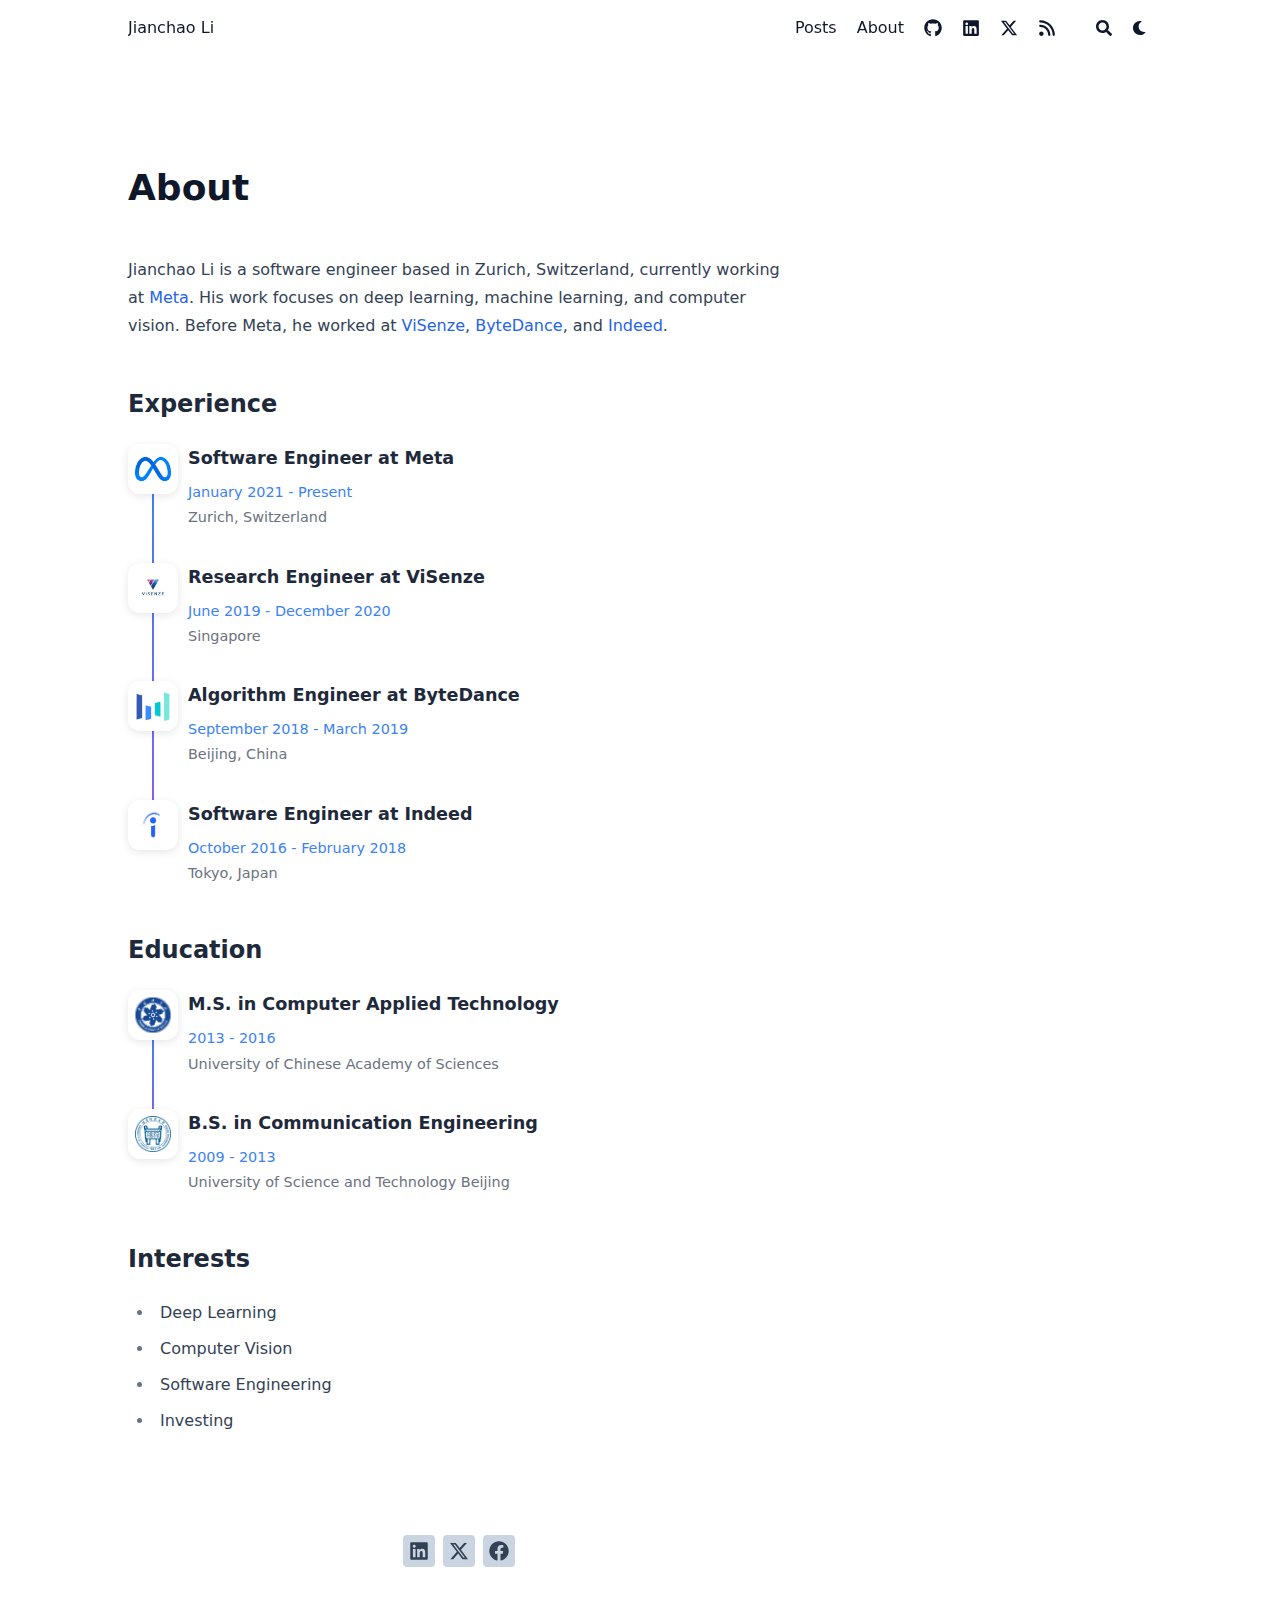
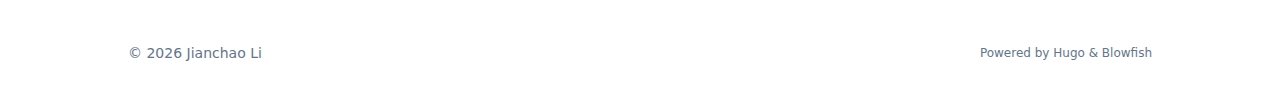
<file: about/index.html>
<!doctype html>
<html
  lang="en"
  dir="ltr"
  class="scroll-smooth"
  data-default-appearance="light"
  data-auto-appearance="true"><head>
  <meta charset="utf-8">
  
    <meta http-equiv="content-language" content="en">
  
  <meta name="viewport" content="width=device-width, initial-scale=1.0">
  <meta http-equiv="X-UA-Compatible" content="ie=edge">
  <meta name="theme-color">

  
  
    <title>About &middot; Jianchao Li</title>
    <meta name="title" content="About &middot; Jianchao Li">
  

  
  
    <meta name="description" content="About Jianchao Li">
  
  
  
  
  <link rel="canonical" href="https://jianchao-li.github.io/about/">
  

  
  
    <meta name="author" content="Jianchao Li">
  
  

  
  <meta property="og:url" content="https://jianchao-li.github.io/about/">
  <meta property="og:site_name" content="Jianchao Li">
  <meta property="og:title" content="About">
  <meta property="og:description" content="About Jianchao Li">
  <meta property="og:locale" content="en">
  <meta property="og:type" content="article">

  
  <meta name="twitter:card" content="summary">
  <meta name="twitter:title" content="About">
  <meta name="twitter:description" content="About Jianchao Li">

  
  
  
  
    
      
    
  
    
      
    
  
    
      
    
  
  
    
  

  
  
  
  
  
  

  

  
  
  
  
  
  
  
  
    
  
  
  <link
    type="text/css"
    rel="stylesheet"
    href="/css/main.bundle.min.b5368c8f64c443a2db3640baffb642b259c300b1b22c920ca173c246129a987e618d2ce489d86098e3470c351836906c95f0e0b44fd3514bb75ca118f8652640.css"
    integrity="sha512-tTaMj2TEQ6LbNkC6/7ZCslnDALGyLJIMoXPCRhKamH5hjSzkidhgmONHDDUYNpBslfDgtE/TUUu3XKEY&#43;GUmQA==">

  
  
  <script
    type="text/javascript"
    src="/js/appearance.min.6f41174b3a05b680820fe08cadbfa5fb7a7ca347b76a0955cdc68b9d8aca1ce24f0547e138cea33bcc7904d551a90afcb1cc7f2d9fe8557075d501419046c08c.js"
    integrity="sha512-b0EXSzoFtoCCD&#43;CMrb&#43;l&#43;3p8o0e3aglVzcaLnYrKHOJPBUfhOM6jO8x5BNVRqQr8scx/LZ/oVXB11QFBkEbAjA=="></script>
  
  
  
  
  
  
    
    <script src="/lib/zoom/zoom.min.umd.a527109b68c082a70f3697716dd72a9d5aa8b545cf800cecbbc7399f2ca6f6e0ce3e431f2062b48bbfa47c9ea42822714060bef309be073f49b9c0e30d318d7b.js" integrity="sha512-pScQm2jAgqcPNpdxbdcqnVqotUXPgAzsu8c5nyym9uDOPkMfIGK0i7&#43;kfJ6kKCJxQGC&#43;8wm&#43;Bz9JucDjDTGNew=="></script>
  

  
  
  
    
  
  
    
  
  
    
  
  
  
  
  
  
    
    <script
      defer
      type="text/javascript"
      id="script-bundle"
      src="/js/main.bundle.min.0e2e7ce1e319db5369cd4badb8265de52c78d08df54617521bdac9c8cd335eea6133a82c83f9cb19baf67b8133335130e7e8ff7cfeaf7171016648dbf5a0578a.js"
      integrity="sha512-Di584eMZ21NpzUutuCZd5Sx40I31RhdSG9rJyM0zXuphM6gsg/nLGbr2e4EzM1Ew5&#43;j/fP6vcXEBZkjb9aBXig=="
      data-copy="Copy"
      data-copied="Copied"></script>
  

  
  

<script src="/lib/jquery/jquery.slim.min.b0dca576e87d7eaa5850ae4e61759c065786cdb6489d68fcc82240539eebd5da522bdb4fda085ffd245808c8fe2acb2516408eb774ef26b5f6015fc6737c0ea8.js" integrity="sha512-sNylduh9fqpYUK5OYXWcBleGzbZInWj8yCJAU57r1dpSK9tP2ghf/SRYCMj&#43;KsslFkCOt3TvJrX2AV/Gc3wOqA=="></script>


























  

  

  

  

  








  
  
    <link rel="apple-touch-icon" sizes="180x180" href="/apple-touch-icon.png">
    <link rel="icon" type="image/png" sizes="32x32" href="/favicon-32x32.png">
    <link rel="icon" type="image/png" sizes="16x16" href="/favicon-16x16.png">
    <link rel="manifest" href="/site.webmanifest">
  

  
  <script type="application/ld+json">
  [{
    "@context": "https://schema.org",
    "@type": "Article",
    "articleSection": "Home",
    "name": "About",
    "headline": "About",
    "description": "About Jianchao Li",
    "inLanguage": "en",
    "url" : "https://jianchao-li.github.io/about/",
    "author" : {
      "@type": "Person",
      "name": "Jianchao Li"
    },
    
    
    
    
    
    
    
    
    "mainEntityOfPage": "true",
    "wordCount": "116"
  }]
  </script>



  
  
    

  <script
  async
  src="https://www.googletagmanager.com/gtag/js?id=G-385978860"></script>
<script>
  window.dataLayer = window.dataLayer || [];
  function gtag(){dataLayer.push(arguments);}
  gtag('js', new Date());

  gtag('config', 'G-385978860');
</script>





  

  
  

  
  

  
  

  
  
</head>


















  
  <body class="flex flex-col h-screen m-auto leading-7 max-w-7xl px-6 sm:px-14 md:px-24 lg:px-32 text-lg bg-neutral text-neutral-900 dark:bg-neutral-800 dark:text-neutral bf-scrollbar">
    <div id="the-top" class="absolute flex self-center">
      <a
        class="px-3 py-1 text-sm -translate-y-8 rounded-b-lg bg-primary-200 focus:translate-y-0 dark:bg-neutral-600"
        href="#main-content">
        <span class="font-bold text-primary-600 pe-2 dark:text-primary-400">&darr;</span>
        Skip to main content
      </a>
    </div>
    
    
      <div class="min-h-[148px]"></div>
<div class="fixed inset-x-0 z-100">
  <div
    id="menu-blur"
    class="absolute opacity-0 inset-x-0 top-0 h-full single_hero_background nozoom backdrop-blur-2xl shadow-2xl bg-neutral/25 dark:bg-neutral-800/25"></div>
  <div class="relative m-auto leading-7 max-w-7xl px-6 sm:px-14 md:px-24 lg:px-32">
    <div class="main-menu flex items-center w-full gap-2 p-1 pl-0">
  
  
    <a href="/" class="text-base font-medium truncate min-w-0 shrink">
      Jianchao Li
    </a>
  
  <div class="flex items-center ms-auto">
    <div class="hidden md:flex">
      <nav class="flex items-center gap-x-5 h-12">
  
    
      
  
    <a
      href="/post/"
      
      class="flex items-center bf-icon-color-hover"
      aria-label="Posts"
      title="Posts">
      
      
        <span class="text-base font-medium break-normal">
          Posts
        </span>
      
    </a>
  

    
      
  
    <a
      href="/about/"
      
      class="flex items-center bf-icon-color-hover"
      aria-label="About"
      title="About">
      
      
        <span class="text-base font-medium break-normal">
          About
        </span>
      
    </a>
  

    
      
  
    <a
      href="https://github.com/jianchao-li"
      
        target="_blank"
      
      class="flex items-center bf-icon-color-hover"
      aria-label="github"
      title="">
      
        <span >
          <span class="relative block icon"><svg xmlns="http://www.w3.org/2000/svg" viewBox="0 0 496 512"><path fill="currentColor" d="M165.9 397.4c0 2-2.3 3.6-5.2 3.6-3.3.3-5.6-1.3-5.6-3.6 0-2 2.3-3.6 5.2-3.6 3-.3 5.6 1.3 5.6 3.6zm-31.1-4.5c-.7 2 1.3 4.3 4.3 4.9 2.6 1 5.6 0 6.2-2s-1.3-4.3-4.3-5.2c-2.6-.7-5.5.3-6.2 2.3zm44.2-1.7c-2.9.7-4.9 2.6-4.6 4.9.3 2 2.9 3.3 5.9 2.6 2.9-.7 4.9-2.6 4.6-4.6-.3-1.9-3-3.2-5.9-2.9zM244.8 8C106.1 8 0 113.3 0 252c0 110.9 69.8 205.8 169.5 239.2 12.8 2.3 17.3-5.6 17.3-12.1 0-6.2-.3-40.4-.3-61.4 0 0-70 15-84.7-29.8 0 0-11.4-29.1-27.8-36.6 0 0-22.9-15.7 1.6-15.4 0 0 24.9 2 38.6 25.8 21.9 38.6 58.6 27.5 72.9 20.9 2.3-16 8.8-27.1 16-33.7-55.9-6.2-112.3-14.3-112.3-110.5 0-27.5 7.6-41.3 23.6-58.9-2.6-6.5-11.1-33.3 2.6-67.9 20.9-6.5 69 27 69 27 20-5.6 41.5-8.5 62.8-8.5s42.8 2.9 62.8 8.5c0 0 48.1-33.6 69-27 13.7 34.7 5.2 61.4 2.6 67.9 16 17.7 25.8 31.5 25.8 58.9 0 96.5-58.9 104.2-114.8 110.5 9.2 7.9 17 22.9 17 46.4 0 33.7-.3 75.4-.3 83.6 0 6.5 4.6 14.4 17.3 12.1C428.2 457.8 496 362.9 496 252 496 113.3 383.5 8 244.8 8zM97.2 352.9c-1.3 1-1 3.3.7 5.2 1.6 1.6 3.9 2.3 5.2 1 1.3-1 1-3.3-.7-5.2-1.6-1.6-3.9-2.3-5.2-1zm-10.8-8.1c-.7 1.3.3 2.9 2.3 3.9 1.6 1 3.6.7 4.3-.7.7-1.3-.3-2.9-2.3-3.9-2-.6-3.6-.3-4.3.7zm32.4 35.6c-1.6 1.3-1 4.3 1.3 6.2 2.3 2.3 5.2 2.6 6.5 1 1.3-1.3.7-4.3-1.3-6.2-2.2-2.3-5.2-2.6-6.5-1zm-11.4-14.7c-1.6 1-1.6 3.6 0 5.9 1.6 2.3 4.3 3.3 5.6 2.3 1.6-1.3 1.6-3.9 0-6.2-1.4-2.3-4-3.3-5.6-2z"/></svg>
</span>
        </span>
      
      
    </a>
  

    
      
  
    <a
      href="https://www.linkedin.com/in/jianchao-li/"
      
        target="_blank"
      
      class="flex items-center bf-icon-color-hover"
      aria-label="linkedin"
      title="">
      
        <span >
          <span class="relative block icon"><svg xmlns="http://www.w3.org/2000/svg" viewBox="0 0 448 512"><path fill="currentColor" d="M416 32H31.9C14.3 32 0 46.5 0 64.3v383.4C0 465.5 14.3 480 31.9 480H416c17.6 0 32-14.5 32-32.3V64.3c0-17.8-14.4-32.3-32-32.3zM135.4 416H69V202.2h66.5V416zm-33.2-243c-21.3 0-38.5-17.3-38.5-38.5S80.9 96 102.2 96c21.2 0 38.5 17.3 38.5 38.5 0 21.3-17.2 38.5-38.5 38.5zm282.1 243h-66.4V312c0-24.8-.5-56.7-34.5-56.7-34.6 0-39.9 27-39.9 54.9V416h-66.4V202.2h63.7v29.2h.9c8.9-16.8 30.6-34.5 62.9-34.5 67.2 0 79.7 44.3 79.7 101.9V416z"/></svg>
</span>
        </span>
      
      
    </a>
  

    
      
  
    <a
      href="https://x.com/jianchao2017"
      
        target="_blank"
      
      class="flex items-center bf-icon-color-hover"
      aria-label="x-twitter"
      title="">
      
        <span >
          <span class="relative block icon"><svg xmlns="http://www.w3.org/2000/svg" viewBox="0 0 512 512"><path fill="currentColor" d="M389.2 48h70.6L305.6 224.2 487 464H345L233.7 318.6 106.5 464H35.8L200.7 275.5 26.8 48H172.4L272.9 180.9 389.2 48zM364.4 421.8h39.1L151.1 88h-42L364.4 421.8z"/></svg></span>
        </span>
      
      
    </a>
  

    
      
  
    <a
      href="/index.xml"
      
      class="flex items-center bf-icon-color-hover"
      aria-label="rss"
      title="">
      
        <span >
          <span class="relative block icon"><svg xmlns="http://www.w3.org/2000/svg" viewBox="0 0 448 512"><path fill="currentColor" d="M0 64C0 46.3 14.3 32 32 32c229.8 0 416 186.2 416 416c0 17.7-14.3 32-32 32s-32-14.3-32-32C384 253.6 226.4 96 32 96C14.3 96 0 81.7 0 64zM128 416c0 35.3-28.7 64-64 64s-64-28.7-64-64s28.7-64 64-64s64 28.7 64 64zM32 160c159.1 0 288 128.9 288 288c0 17.7-14.3 32-32 32s-32-14.3-32-32c0-123.7-100.3-224-224-224c-17.7 0-32-14.3-32-32s14.3-32 32-32z"/></svg></span>
        </span>
      
      
    </a>
  

    
      
  
    <a
      href=""
      
      class="flex items-center bf-icon-color-hover"
      
      title="">
      
      
    </a>
  

    
  

  

  

  
    <button
      id="search-button"
      aria-label="Search"
      class="text-base bf-icon-color-hover"
      title="Search (/)">
      <span class="relative block icon"><svg aria-hidden="true" focusable="false" data-prefix="fas" data-icon="search" class="svg-inline--fa fa-search fa-w-16" role="img" xmlns="http://www.w3.org/2000/svg" viewBox="0 0 512 512"><path fill="currentColor" d="M505 442.7L405.3 343c-4.5-4.5-10.6-7-17-7H372c27.6-35.3 44-79.7 44-128C416 93.1 322.9 0 208 0S0 93.1 0 208s93.1 208 208 208c48.3 0 92.7-16.4 128-44v16.3c0 6.4 2.5 12.5 7 17l99.7 99.7c9.4 9.4 24.6 9.4 33.9 0l28.3-28.3c9.4-9.4 9.4-24.6.1-34zM208 336c-70.7 0-128-57.2-128-128 0-70.7 57.2-128 128-128 70.7 0 128 57.2 128 128 0 70.7-57.2 128-128 128z"/></svg>
</span>
    </button>
  

  
    <div class="flex items-center">
      <button
        id="appearance-switcher"
        aria-label="Dark mode switcher"
        type="button"
        class="text-base bf-icon-color-hover">
        <div class="flex items-center justify-center dark:hidden">
          <span class="relative block icon"><svg xmlns="http://www.w3.org/2000/svg" viewBox="0 0 512 512"><path fill="currentColor" d="M32 256c0-123.8 100.3-224 223.8-224c11.36 0 29.7 1.668 40.9 3.746c9.616 1.777 11.75 14.63 3.279 19.44C245 86.5 211.2 144.6 211.2 207.8c0 109.7 99.71 193 208.3 172.3c9.561-1.805 16.28 9.324 10.11 16.95C387.9 448.6 324.8 480 255.8 480C132.1 480 32 379.6 32 256z"/></svg>
</span>
        </div>
        <div class="items-center justify-center hidden dark:flex">
          <span class="relative block icon"><svg xmlns="http://www.w3.org/2000/svg" viewBox="0 0 512 512"><path fill="currentColor" d="M256 159.1c-53.02 0-95.1 42.98-95.1 95.1S202.1 351.1 256 351.1s95.1-42.98 95.1-95.1S309 159.1 256 159.1zM509.3 347L446.1 255.1l63.15-91.01c6.332-9.125 1.104-21.74-9.826-23.72l-109-19.7l-19.7-109c-1.975-10.93-14.59-16.16-23.72-9.824L256 65.89L164.1 2.736c-9.125-6.332-21.74-1.107-23.72 9.824L121.6 121.6L12.56 141.3C1.633 143.2-3.596 155.9 2.736 164.1L65.89 256l-63.15 91.01c-6.332 9.125-1.105 21.74 9.824 23.72l109 19.7l19.7 109c1.975 10.93 14.59 16.16 23.72 9.824L256 446.1l91.01 63.15c9.127 6.334 21.75 1.107 23.72-9.822l19.7-109l109-19.7C510.4 368.8 515.6 356.1 509.3 347zM256 383.1c-70.69 0-127.1-57.31-127.1-127.1c0-70.69 57.31-127.1 127.1-127.1s127.1 57.3 127.1 127.1C383.1 326.7 326.7 383.1 256 383.1z"/></svg>
</span>
        </div>
      </button>
    </div>
  
</nav>



    </div>
    <div class="flex md:hidden">
      <div class="flex items-center h-14 gap-4">
  
    <button
      id="search-button-mobile"
      aria-label="Search"
      class="flex items-center justify-center bf-icon-color-hover"
      title="Search (/)">
      <span class="relative block icon"><svg aria-hidden="true" focusable="false" data-prefix="fas" data-icon="search" class="svg-inline--fa fa-search fa-w-16" role="img" xmlns="http://www.w3.org/2000/svg" viewBox="0 0 512 512"><path fill="currentColor" d="M505 442.7L405.3 343c-4.5-4.5-10.6-7-17-7H372c27.6-35.3 44-79.7 44-128C416 93.1 322.9 0 208 0S0 93.1 0 208s93.1 208 208 208c48.3 0 92.7-16.4 128-44v16.3c0 6.4 2.5 12.5 7 17l99.7 99.7c9.4 9.4 24.6 9.4 33.9 0l28.3-28.3c9.4-9.4 9.4-24.6.1-34zM208 336c-70.7 0-128-57.2-128-128 0-70.7 57.2-128 128-128 70.7 0 128 57.2 128 128 0 70.7-57.2 128-128 128z"/></svg>
</span>
    </button>
  

  
    <button
      id="appearance-switcher-mobile"
      type="button"
      aria-label="Dark mode switcher"
      class="flex items-center justify-center text-neutral-900 hover:text-primary-600 dark:text-neutral-200 dark:hover:text-primary-400">
      <div class="dark:hidden">
        <span class="relative block icon"><svg xmlns="http://www.w3.org/2000/svg" viewBox="0 0 512 512"><path fill="currentColor" d="M32 256c0-123.8 100.3-224 223.8-224c11.36 0 29.7 1.668 40.9 3.746c9.616 1.777 11.75 14.63 3.279 19.44C245 86.5 211.2 144.6 211.2 207.8c0 109.7 99.71 193 208.3 172.3c9.561-1.805 16.28 9.324 10.11 16.95C387.9 448.6 324.8 480 255.8 480C132.1 480 32 379.6 32 256z"/></svg>
</span>
      </div>
      <div class="hidden dark:block">
        <span class="relative block icon"><svg xmlns="http://www.w3.org/2000/svg" viewBox="0 0 512 512"><path fill="currentColor" d="M256 159.1c-53.02 0-95.1 42.98-95.1 95.1S202.1 351.1 256 351.1s95.1-42.98 95.1-95.1S309 159.1 256 159.1zM509.3 347L446.1 255.1l63.15-91.01c6.332-9.125 1.104-21.74-9.826-23.72l-109-19.7l-19.7-109c-1.975-10.93-14.59-16.16-23.72-9.824L256 65.89L164.1 2.736c-9.125-6.332-21.74-1.107-23.72 9.824L121.6 121.6L12.56 141.3C1.633 143.2-3.596 155.9 2.736 164.1L65.89 256l-63.15 91.01c-6.332 9.125-1.105 21.74 9.824 23.72l109 19.7l19.7 109c1.975 10.93 14.59 16.16 23.72 9.824L256 446.1l91.01 63.15c9.127 6.334 21.75 1.107 23.72-9.822l19.7-109l109-19.7C510.4 368.8 515.6 356.1 509.3 347zM256 383.1c-70.69 0-127.1-57.31-127.1-127.1c0-70.69 57.31-127.1 127.1-127.1s127.1 57.3 127.1 127.1C383.1 326.7 326.7 383.1 256 383.1z"/></svg>
</span>
      </div>
    </button>
  

  
    <input type="checkbox" id="mobile-menu-toggle" autocomplete="off" class="hidden peer">
    <label for="mobile-menu-toggle" class="flex items-center justify-center cursor-pointer bf-icon-color-hover">
      <span class="relative block icon"><svg xmlns="http://www.w3.org/2000/svg" viewBox="0 0 448 512"><path fill="currentColor" d="M0 96C0 78.33 14.33 64 32 64H416C433.7 64 448 78.33 448 96C448 113.7 433.7 128 416 128H32C14.33 128 0 113.7 0 96zM0 256C0 238.3 14.33 224 32 224H416C433.7 224 448 238.3 448 256C448 273.7 433.7 288 416 288H32C14.33 288 0 273.7 0 256zM416 448H32C14.33 448 0 433.7 0 416C0 398.3 14.33 384 32 384H416C433.7 384 448 398.3 448 416C448 433.7 433.7 448 416 448z"/></svg>
</span>
    </label>

    <div
      role="dialog"
      aria-modal="true"
      style="scrollbar-gutter: stable;"
      class="fixed inset-0 z-50 invisible overflow-y-auto px-6 py-20 opacity-0 transition-[opacity,visibility] duration-300 peer-checked:visible peer-checked:opacity-100 bg-neutral-50/97 dark:bg-neutral-900/99
      bf-scrollbar">
      <label
        for="mobile-menu-toggle"
        class="fixed end-8 top-5 flex items-center justify-center z-50 h-12 w-12 cursor-pointer select-none rounded-full bf-icon-color-hover border bf-border-color bf-border-color-hover bg-neutral-50 dark:bg-neutral-900">
        <span class="relative block icon"><svg xmlns="http://www.w3.org/2000/svg" viewBox="0 0 320 512"><path fill="currentColor" d="M310.6 361.4c12.5 12.5 12.5 32.75 0 45.25C304.4 412.9 296.2 416 288 416s-16.38-3.125-22.62-9.375L160 301.3L54.63 406.6C48.38 412.9 40.19 416 32 416S15.63 412.9 9.375 406.6c-12.5-12.5-12.5-32.75 0-45.25l105.4-105.4L9.375 150.6c-12.5-12.5-12.5-32.75 0-45.25s32.75-12.5 45.25 0L160 210.8l105.4-105.4c12.5-12.5 32.75-12.5 45.25 0s12.5 32.75 0 45.25l-105.4 105.4L310.6 361.4z"/></svg>
</span>
      </label>
      <nav class="mx-auto max-w-md space-y-6">
        
  
    
    <div class="px-2">
      <a
        href="/post/"
        aria-label="Posts"
        
        class="flex items-center gap-4 group bf-icon-color-hover text-neutral-700 dark:text-neutral-200">
        
        <span title="Posts" class="text-2xl font-bold tracking-tight">
          Posts
        </span>
        
      </a>

      
    </div>
  
    
    <div class="px-2">
      <a
        href="/about/"
        aria-label="About"
        
        class="flex items-center gap-4 group bf-icon-color-hover text-neutral-700 dark:text-neutral-200">
        
        <span title="About" class="text-2xl font-bold tracking-tight">
          About
        </span>
        
      </a>

      
    </div>
  
    
    <div class="px-2">
      <a
        href="https://github.com/jianchao-li"
        aria-label="github"
        
          target="_blank"
        
        class="flex items-center gap-4 group bf-icon-color-hover text-neutral-700 dark:text-neutral-200">
        
          <span class="flex items-center justify-center h-8 w-8 text-2xl">
            <span class="relative block icon"><svg xmlns="http://www.w3.org/2000/svg" viewBox="0 0 496 512"><path fill="currentColor" d="M165.9 397.4c0 2-2.3 3.6-5.2 3.6-3.3.3-5.6-1.3-5.6-3.6 0-2 2.3-3.6 5.2-3.6 3-.3 5.6 1.3 5.6 3.6zm-31.1-4.5c-.7 2 1.3 4.3 4.3 4.9 2.6 1 5.6 0 6.2-2s-1.3-4.3-4.3-5.2c-2.6-.7-5.5.3-6.2 2.3zm44.2-1.7c-2.9.7-4.9 2.6-4.6 4.9.3 2 2.9 3.3 5.9 2.6 2.9-.7 4.9-2.6 4.6-4.6-.3-1.9-3-3.2-5.9-2.9zM244.8 8C106.1 8 0 113.3 0 252c0 110.9 69.8 205.8 169.5 239.2 12.8 2.3 17.3-5.6 17.3-12.1 0-6.2-.3-40.4-.3-61.4 0 0-70 15-84.7-29.8 0 0-11.4-29.1-27.8-36.6 0 0-22.9-15.7 1.6-15.4 0 0 24.9 2 38.6 25.8 21.9 38.6 58.6 27.5 72.9 20.9 2.3-16 8.8-27.1 16-33.7-55.9-6.2-112.3-14.3-112.3-110.5 0-27.5 7.6-41.3 23.6-58.9-2.6-6.5-11.1-33.3 2.6-67.9 20.9-6.5 69 27 69 27 20-5.6 41.5-8.5 62.8-8.5s42.8 2.9 62.8 8.5c0 0 48.1-33.6 69-27 13.7 34.7 5.2 61.4 2.6 67.9 16 17.7 25.8 31.5 25.8 58.9 0 96.5-58.9 104.2-114.8 110.5 9.2 7.9 17 22.9 17 46.4 0 33.7-.3 75.4-.3 83.6 0 6.5 4.6 14.4 17.3 12.1C428.2 457.8 496 362.9 496 252 496 113.3 383.5 8 244.8 8zM97.2 352.9c-1.3 1-1 3.3.7 5.2 1.6 1.6 3.9 2.3 5.2 1 1.3-1 1-3.3-.7-5.2-1.6-1.6-3.9-2.3-5.2-1zm-10.8-8.1c-.7 1.3.3 2.9 2.3 3.9 1.6 1 3.6.7 4.3-.7.7-1.3-.3-2.9-2.3-3.9-2-.6-3.6-.3-4.3.7zm32.4 35.6c-1.6 1.3-1 4.3 1.3 6.2 2.3 2.3 5.2 2.6 6.5 1 1.3-1.3.7-4.3-1.3-6.2-2.2-2.3-5.2-2.6-6.5-1zm-11.4-14.7c-1.6 1-1.6 3.6 0 5.9 1.6 2.3 4.3 3.3 5.6 2.3 1.6-1.3 1.6-3.9 0-6.2-1.4-2.3-4-3.3-5.6-2z"/></svg>
</span>
          </span>
        
        <span title="" class="text-2xl font-bold tracking-tight">
          
        </span>
        
      </a>

      
    </div>
  
    
    <div class="px-2">
      <a
        href="https://www.linkedin.com/in/jianchao-li/"
        aria-label="linkedin"
        
          target="_blank"
        
        class="flex items-center gap-4 group bf-icon-color-hover text-neutral-700 dark:text-neutral-200">
        
          <span class="flex items-center justify-center h-8 w-8 text-2xl">
            <span class="relative block icon"><svg xmlns="http://www.w3.org/2000/svg" viewBox="0 0 448 512"><path fill="currentColor" d="M416 32H31.9C14.3 32 0 46.5 0 64.3v383.4C0 465.5 14.3 480 31.9 480H416c17.6 0 32-14.5 32-32.3V64.3c0-17.8-14.4-32.3-32-32.3zM135.4 416H69V202.2h66.5V416zm-33.2-243c-21.3 0-38.5-17.3-38.5-38.5S80.9 96 102.2 96c21.2 0 38.5 17.3 38.5 38.5 0 21.3-17.2 38.5-38.5 38.5zm282.1 243h-66.4V312c0-24.8-.5-56.7-34.5-56.7-34.6 0-39.9 27-39.9 54.9V416h-66.4V202.2h63.7v29.2h.9c8.9-16.8 30.6-34.5 62.9-34.5 67.2 0 79.7 44.3 79.7 101.9V416z"/></svg>
</span>
          </span>
        
        <span title="" class="text-2xl font-bold tracking-tight">
          
        </span>
        
      </a>

      
    </div>
  
    
    <div class="px-2">
      <a
        href="https://x.com/jianchao2017"
        aria-label="x-twitter"
        
          target="_blank"
        
        class="flex items-center gap-4 group bf-icon-color-hover text-neutral-700 dark:text-neutral-200">
        
          <span class="flex items-center justify-center h-8 w-8 text-2xl">
            <span class="relative block icon"><svg xmlns="http://www.w3.org/2000/svg" viewBox="0 0 512 512"><path fill="currentColor" d="M389.2 48h70.6L305.6 224.2 487 464H345L233.7 318.6 106.5 464H35.8L200.7 275.5 26.8 48H172.4L272.9 180.9 389.2 48zM364.4 421.8h39.1L151.1 88h-42L364.4 421.8z"/></svg></span>
          </span>
        
        <span title="" class="text-2xl font-bold tracking-tight">
          
        </span>
        
      </a>

      
    </div>
  
    
    <div class="px-2">
      <a
        href="/index.xml"
        aria-label="rss"
        
        class="flex items-center gap-4 group bf-icon-color-hover text-neutral-700 dark:text-neutral-200">
        
          <span class="flex items-center justify-center h-8 w-8 text-2xl">
            <span class="relative block icon"><svg xmlns="http://www.w3.org/2000/svg" viewBox="0 0 448 512"><path fill="currentColor" d="M0 64C0 46.3 14.3 32 32 32c229.8 0 416 186.2 416 416c0 17.7-14.3 32-32 32s-32-14.3-32-32C384 253.6 226.4 96 32 96C14.3 96 0 81.7 0 64zM128 416c0 35.3-28.7 64-64 64s-64-28.7-64-64s28.7-64 64-64s64 28.7 64 64zM32 160c159.1 0 288 128.9 288 288c0 17.7-14.3 32-32 32s-32-14.3-32-32c0-123.7-100.3-224-224-224c-17.7 0-32-14.3-32-32s14.3-32 32-32z"/></svg></span>
          </span>
        
        <span title="" class="text-2xl font-bold tracking-tight">
          
        </span>
        
      </a>

      
    </div>
  
    
    <div class="px-2">
      <a
        href=""
        
        
        class="flex items-center gap-4 group bf-icon-color-hover text-neutral-700 dark:text-neutral-200">
        
        <span title="" class="text-2xl font-bold tracking-tight">
          
        </span>
        
      </a>

      
    </div>
  

        
  

        
  

      </nav>
    </div>
  
</div>







    </div>
  </div>
</div>





  </div>
</div>


<script
  type="text/javascript"
  src="/js/background-blur.min.605b3b942818f0ab5a717ae446135ec46b8ee5a2ad12ae56fb90dc2a76ce30c388f9fec8bcc18db15bd47e3fa8a09d779fa12aa9c184cf614a315bc72c6c163d.js"
  integrity="sha512-YFs7lCgY8KtacXrkRhNexGuO5aKtEq5W&#43;5DcKnbOMMOI&#43;f7IvMGNsVvUfj&#43;ooJ13n6EqqcGEz2FKMVvHLGwWPQ=="
  data-blur-id="menu-blur"></script>

    
    <div class="relative flex flex-col grow">
      <main id="main-content" class="grow">
        
  
  <article>
    
    

    
    <header id="single_header" class="mt-5 max-w-prose">
      
      <h1 class="mt-0 text-4xl font-extrabold text-neutral-900 dark:text-neutral">
        About
      </h1>
      <div class="mt-1 mb-6 text-base text-neutral-500 dark:text-neutral-400 print:hidden">
        





  
  



  

  
  
  
    
  

  

  

  

  

  

  

  

  

  

  


  <div class="flex flex-row flex-wrap items-center">
    
    

    
    
  </div>

  

  
  
    <div class="flex flex-row flex-wrap items-center">
      
        
      
        
          
        
      
        
          
        
      
    </div>
  

  
  



      </div>
      
        
  
  
  
  
  
  

  

  

  

  

      
    </header>

    
    <section class="flex flex-col max-w-full mt-0 prose dark:prose-invert lg:flex-row">
      
      
      
      
      


      <div class="min-w-0 min-h-0 max-w-fit">
        

        <div class="article-content max-w-prose mb-20">
          <p>Jianchao Li is a software engineer based in Zurich, Switzerland, currently working at <a href="https://www.meta.com/"  target="_blank" rel="noreferrer">Meta</a>. His work focuses on deep learning, machine learning, and computer vision. Before Meta, he worked at <a href="https://www.visenze.com/"  target="_blank" rel="noreferrer">ViSenze</a>, <a href="https://www.bytedance.com/"  target="_blank" rel="noreferrer">ByteDance</a>, and <a href="https://www.indeed.com/"  target="_blank" rel="noreferrer">Indeed</a>.</p>

<h2 class="relative group">Experience
    <div id="experience" class="anchor"></div>
    
    <span
        class="absolute top-0 w-6 transition-opacity opacity-0 -start-6 not-prose group-hover:opacity-100 select-none">
        <a class="text-primary-300 dark:text-neutral-700 !no-underline" href="#experience" aria-label="Anchor">#</a>
    </span>
    
</h2>
<div class="timeline">
  <div class="timeline-item">
    <div class="timeline-marker">
      <a href="https://www.meta.com/" target="_blank"><img class="nozoom" src="meta.png" alt="Meta"></a>
    </div>
    <div class="timeline-content">
      <h3>Software Engineer at Meta</h3>
      <span class="timeline-date">January 2021 - Present</span>
      <span class="timeline-location">Zurich, Switzerland</span>
    </div>
  </div>
  <div class="timeline-item">
    <div class="timeline-marker">
      <a href="https://www.visenze.com/" target="_blank"><img class="nozoom" src="visenze.png" alt="ViSenze"></a>
    </div>
    <div class="timeline-content">
      <h3>Research Engineer at ViSenze</h3>
      <span class="timeline-date">June 2019 - December 2020</span>
      <span class="timeline-location">Singapore</span>
    </div>
  </div>
  <div class="timeline-item">
    <div class="timeline-marker">
      <a href="https://www.bytedance.com/" target="_blank"><img class="nozoom" src="bytedance.png" alt="ByteDance"></a>
    </div>
    <div class="timeline-content">
      <h3>Algorithm Engineer at ByteDance</h3>
      <span class="timeline-date">September 2018 - March 2019</span>
      <span class="timeline-location">Beijing, China</span>
    </div>
  </div>
  <div class="timeline-item">
    <div class="timeline-marker">
      <a href="https://www.indeed.com/" target="_blank"><img class="nozoom" src="indeed.png" alt="Indeed"></a>
    </div>
    <div class="timeline-content">
      <h3>Software Engineer at Indeed</h3>
      <span class="timeline-date">October 2016 - February 2018</span>
      <span class="timeline-location">Tokyo, Japan</span>
    </div>
  </div>
</div>

<h2 class="relative group">Education
    <div id="education" class="anchor"></div>
    
    <span
        class="absolute top-0 w-6 transition-opacity opacity-0 -start-6 not-prose group-hover:opacity-100 select-none">
        <a class="text-primary-300 dark:text-neutral-700 !no-underline" href="#education" aria-label="Anchor">#</a>
    </span>
    
</h2>
<div class="timeline">
  <div class="timeline-item">
    <div class="timeline-marker">
      <a href="https://english.ucas.ac.cn/" target="_blank"><img class="nozoom" src="ucas.png" alt="UCAS"></a>
    </div>
    <div class="timeline-content">
      <h3>M.S. in Computer Applied Technology</h3>
      <span class="timeline-date">2013 - 2016</span>
      <span class="timeline-location">University of Chinese Academy of Sciences</span>
    </div>
  </div>
  <div class="timeline-item">
    <div class="timeline-marker">
      <a href="https://en.ustb.edu.cn/" target="_blank"><img class="nozoom" src="ustb.png" alt="USTB"></a>
    </div>
    <div class="timeline-content">
      <h3>B.S. in Communication Engineering</h3>
      <span class="timeline-date">2009 - 2013</span>
      <span class="timeline-location">University of Science and Technology Beijing</span>
    </div>
  </div>
</div>

<h2 class="relative group">Interests
    <div id="interests" class="anchor"></div>
    
    <span
        class="absolute top-0 w-6 transition-opacity opacity-0 -start-6 not-prose group-hover:opacity-100 select-none">
        <a class="text-primary-300 dark:text-neutral-700 !no-underline" href="#interests" aria-label="Anchor">#</a>
    </span>
    
</h2>
<ul>
<li>Deep Learning</li>
<li>Computer Vision</li>
<li>Software Engineering</li>
<li>Investing</li>
</ul>
<style>
.timeline {
  position: relative;
  padding-left: 60px;
  margin: 1.5rem 0;
}

.timeline::before {
  content: '';
  position: absolute;
  left: 24px;
  top: 25px;
  bottom: 50px;
  width: 2px;
  background: linear-gradient(to bottom, #3b82f6, #8b5cf6);
  border-radius: 1px;
}

.timeline-item {
  position: relative;
  padding-bottom: 2rem;
}

.timeline-item:last-child {
  padding-bottom: 0;
}

.timeline-marker {
  position: absolute;
  left: -60px;
  width: 50px;
  height: 50px;
  background: white;
  border-radius: 12px;
  display: flex;
  align-items: center;
  justify-content: center;
  box-shadow: 0 2px 8px rgba(0,0,0,0.1);
  z-index: 1;
}

.dark .timeline-marker {
  background: #1f2937;
}

.timeline-marker a {
  display: flex;
  align-items: center;
  justify-content: center;
  width: 100%;
  height: 100%;
}

.timeline-marker a:hover {
  background: none;
}

.timeline-marker img {
  width: 36px;
  height: 36px;
  object-fit: contain;
  pointer-events: none;
}

.timeline-marker img:hover {
  transform: none;
  filter: none;
}

.timeline-content h3 {
  margin: 0 0 0.5rem 0;
  font-size: 1.1rem;
}

.timeline-date {
  display: block;
  color: #3b82f6;
  font-weight: 500;
  font-size: 0.9rem;
}

.timeline-location {
  display: block;
  color: #6b7280;
  font-size: 0.9rem;
}

.dark .timeline-location {
  color: #9ca3af;
}
</style>

          
          
          
        </div>
        
        

        
  
  <section class="flex flex-row flex-wrap justify-center pt-4 text-xl">
    
      
        <a
          target="_blank"
          class="m-1 rounded bg-neutral-300 p-1.5 text-neutral-700 hover:bg-primary-500 hover:text-neutral dark:bg-neutral-700 dark:text-neutral-300 dark:hover:bg-primary-400 dark:hover:text-neutral-800"
          href="https://www.linkedin.com/shareArticle?mini=true&amp;url=https://jianchao-li.github.io/about/&amp;title=About"
          title="Share on LinkedIn"
          aria-label="Share on LinkedIn">
          <span class="relative block icon"><svg xmlns="http://www.w3.org/2000/svg" viewBox="0 0 448 512"><path fill="currentColor" d="M416 32H31.9C14.3 32 0 46.5 0 64.3v383.4C0 465.5 14.3 480 31.9 480H416c17.6 0 32-14.5 32-32.3V64.3c0-17.8-14.4-32.3-32-32.3zM135.4 416H69V202.2h66.5V416zm-33.2-243c-21.3 0-38.5-17.3-38.5-38.5S80.9 96 102.2 96c21.2 0 38.5 17.3 38.5 38.5 0 21.3-17.2 38.5-38.5 38.5zm282.1 243h-66.4V312c0-24.8-.5-56.7-34.5-56.7-34.6 0-39.9 27-39.9 54.9V416h-66.4V202.2h63.7v29.2h.9c8.9-16.8 30.6-34.5 62.9-34.5 67.2 0 79.7 44.3 79.7 101.9V416z"/></svg>
</span>
        </a>
      
    
      
        <a
          target="_blank"
          class="m-1 rounded bg-neutral-300 p-1.5 text-neutral-700 hover:bg-primary-500 hover:text-neutral dark:bg-neutral-700 dark:text-neutral-300 dark:hover:bg-primary-400 dark:hover:text-neutral-800"
          href="https://twitter.com/intent/tweet/?url=https://jianchao-li.github.io/about/&amp;text=About"
          title="Tweet on Twitter"
          aria-label="Tweet on Twitter">
          <span class="relative block icon"><svg xmlns="http://www.w3.org/2000/svg" viewBox="0 0 512 512"><path fill="currentColor" d="M389.2 48h70.6L305.6 224.2 487 464H345L233.7 318.6 106.5 464H35.8L200.7 275.5 26.8 48H172.4L272.9 180.9 389.2 48zM364.4 421.8h39.1L151.1 88h-42L364.4 421.8z"/></svg></span>
        </a>
      
    
      
        <a
          target="_blank"
          class="m-1 rounded bg-neutral-300 p-1.5 text-neutral-700 hover:bg-primary-500 hover:text-neutral dark:bg-neutral-700 dark:text-neutral-300 dark:hover:bg-primary-400 dark:hover:text-neutral-800"
          href="https://www.facebook.com/sharer/sharer.php?u=https://jianchao-li.github.io/about/&amp;quote=About"
          title="Share on Facebook"
          aria-label="Share on Facebook">
          <span class="relative block icon"><svg xmlns="http://www.w3.org/2000/svg" viewBox="0 0 512 512"><path fill="currentColor" d="M504 256C504 119 393 8 256 8S8 119 8 256c0 123.78 90.69 226.38 209.25 245V327.69h-63V256h63v-54.64c0-62.15 37-96.48 93.67-96.48 27.14 0 55.52 4.84 55.52 4.84v61h-31.28c-30.8 0-40.41 19.12-40.41 38.73V256h68.78l-11 71.69h-57.78V501C413.31 482.38 504 379.78 504 256z"/></svg>
</span>
        </a>
      
    
  </section>


        
  
  


      </div>

      
      
        
        
          
          
        
        
        
        <script
          type="text/javascript"
          src="/js/page.min.54b6f4371722649edbe871e431d8670d670878c22be8f36e229fe53cc9b786fe25a834def5e6de621f7a3e37b72bc8cd73839aa5ed907ed6cbd45cd3e1b0fa20.js"
          integrity="sha512-VLb0NxciZJ7b6HHkMdhnDWcIeMIr6PNuIp/lPMm3hv4lqDTe9ebeYh96Pje3K8jNc4Oape2QftbL1FzT4bD6IA=="
          data-oid="views_about/index.md"
          data-oid-likes="likes_about/index.md"></script>
      
    </section>

    
    <footer class="pt-8 max-w-prose print:hidden">
      
  


      
    </footer>
  </article>

        


  






<div
  id="scroll-to-top"
  class="fixed bottom-6 end-6 z-50 transform translate-y-4 opacity-0 duration-200">
  <a
    href="#the-top"
    class="pointer-events-auto flex h-12 w-12 items-center justify-center rounded-full bg-neutral/50 text-xl text-neutral-700 hover:text-primary-600 dark:bg-neutral-800/50 dark:text-neutral dark:hover:text-primary-400"
    aria-label="Scroll to top"
    title="Scroll to top">
    &uarr;
  </a>
</div>

      </main><footer id="site-footer" class="py-10 print:hidden">
  
  
    
  
  <div class="flex items-center justify-between">
    
    
      <p class="text-sm text-neutral-500 dark:text-neutral-400">
          &copy;
          2026
          Jianchao Li
      </p>
    

    
    
      <p class="text-xs text-neutral-500 dark:text-neutral-400">
        
        
        Powered by <a class="hover:underline hover:decoration-primary-400 hover:text-primary-500"
          href="https://gohugo.io/" target="_blank" rel="noopener noreferrer">Hugo</a> &amp; <a class="hover:underline hover:decoration-primary-400 hover:text-primary-500"
          href="https://blowfish.page/" target="_blank" rel="noopener noreferrer">Blowfish</a>
      </p>
    
  </div>
  
    <script>
      mediumZoom(document.querySelectorAll("img:not(.nozoom)"), {
        margin: 24,
        background: "rgba(0,0,0,0.5)",
        scrollOffset: 0,
      });
    </script>
  
  
  
  <script
    type="text/javascript"
    src="/js/process.min.ee03488f19c93c2efb199e2e3014ea5f3cb2ce7d45154adb3399a158cac27ca52831db249ede5bb602700ef87eb02434139de0858af1818ab0fb4182472204a4.js"
    integrity="sha512-7gNIjxnJPC77GZ4uMBTqXzyyzn1FFUrbM5mhWMrCfKUoMdsknt5btgJwDvh&#43;sCQ0E53ghYrxgYqw&#43;0GCRyIEpA=="></script>
  
  
</footer>
<div
  id="search-wrapper"
  class="invisible fixed inset-0 flex h-screen w-screen cursor-default flex-col bg-neutral-500/50 p-4 backdrop-blur-sm dark:bg-neutral-900/50 sm:p-6 md:p-[10vh] lg:p-[12vh] z-500"
  data-url="https://jianchao-li.github.io/">
  <div
    id="search-modal"
    class="flex flex-col w-full max-w-3xl min-h-0 mx-auto border rounded-md shadow-lg top-20 border-neutral-200 bg-neutral dark:border-neutral-700 dark:bg-neutral-800">
    <header class="relative z-10 flex items-center justify-between flex-none px-2">
      <form class="flex items-center flex-auto min-w-0">
        <div class="flex items-center justify-center w-8 h-8 text-neutral-400">
          <span class="relative block icon"><svg aria-hidden="true" focusable="false" data-prefix="fas" data-icon="search" class="svg-inline--fa fa-search fa-w-16" role="img" xmlns="http://www.w3.org/2000/svg" viewBox="0 0 512 512"><path fill="currentColor" d="M505 442.7L405.3 343c-4.5-4.5-10.6-7-17-7H372c27.6-35.3 44-79.7 44-128C416 93.1 322.9 0 208 0S0 93.1 0 208s93.1 208 208 208c48.3 0 92.7-16.4 128-44v16.3c0 6.4 2.5 12.5 7 17l99.7 99.7c9.4 9.4 24.6 9.4 33.9 0l28.3-28.3c9.4-9.4 9.4-24.6.1-34zM208 336c-70.7 0-128-57.2-128-128 0-70.7 57.2-128 128-128 70.7 0 128 57.2 128 128 0 70.7-57.2 128-128 128z"/></svg>
</span>
        </div>
        <input
          type="search"
          id="search-query"
          class="flex flex-auto h-12 mx-1 bg-transparent appearance-none focus:outline-dotted focus:outline-2 focus:outline-transparent"
          placeholder="Search"
          tabindex="0">
      </form>
      <button
        id="close-search-button"
        class="flex items-center justify-center w-8 h-8 text-neutral-700 hover:text-primary-600 dark:text-neutral dark:hover:text-primary-400"
        title="Close (Esc)">
        <span class="relative block icon"><svg xmlns="http://www.w3.org/2000/svg" viewBox="0 0 320 512"><path fill="currentColor" d="M310.6 361.4c12.5 12.5 12.5 32.75 0 45.25C304.4 412.9 296.2 416 288 416s-16.38-3.125-22.62-9.375L160 301.3L54.63 406.6C48.38 412.9 40.19 416 32 416S15.63 412.9 9.375 406.6c-12.5-12.5-12.5-32.75 0-45.25l105.4-105.4L9.375 150.6c-12.5-12.5-12.5-32.75 0-45.25s32.75-12.5 45.25 0L160 210.8l105.4-105.4c12.5-12.5 32.75-12.5 45.25 0s12.5 32.75 0 45.25l-105.4 105.4L310.6 361.4z"/></svg>
</span>
      </button>
    </header>
    <section class="flex-auto px-2 overflow-auto">
      <ul id="search-results">
        
      </ul>
    </section>
  </div>
</div>

    </div>
  </body>
  
</html>
</file>
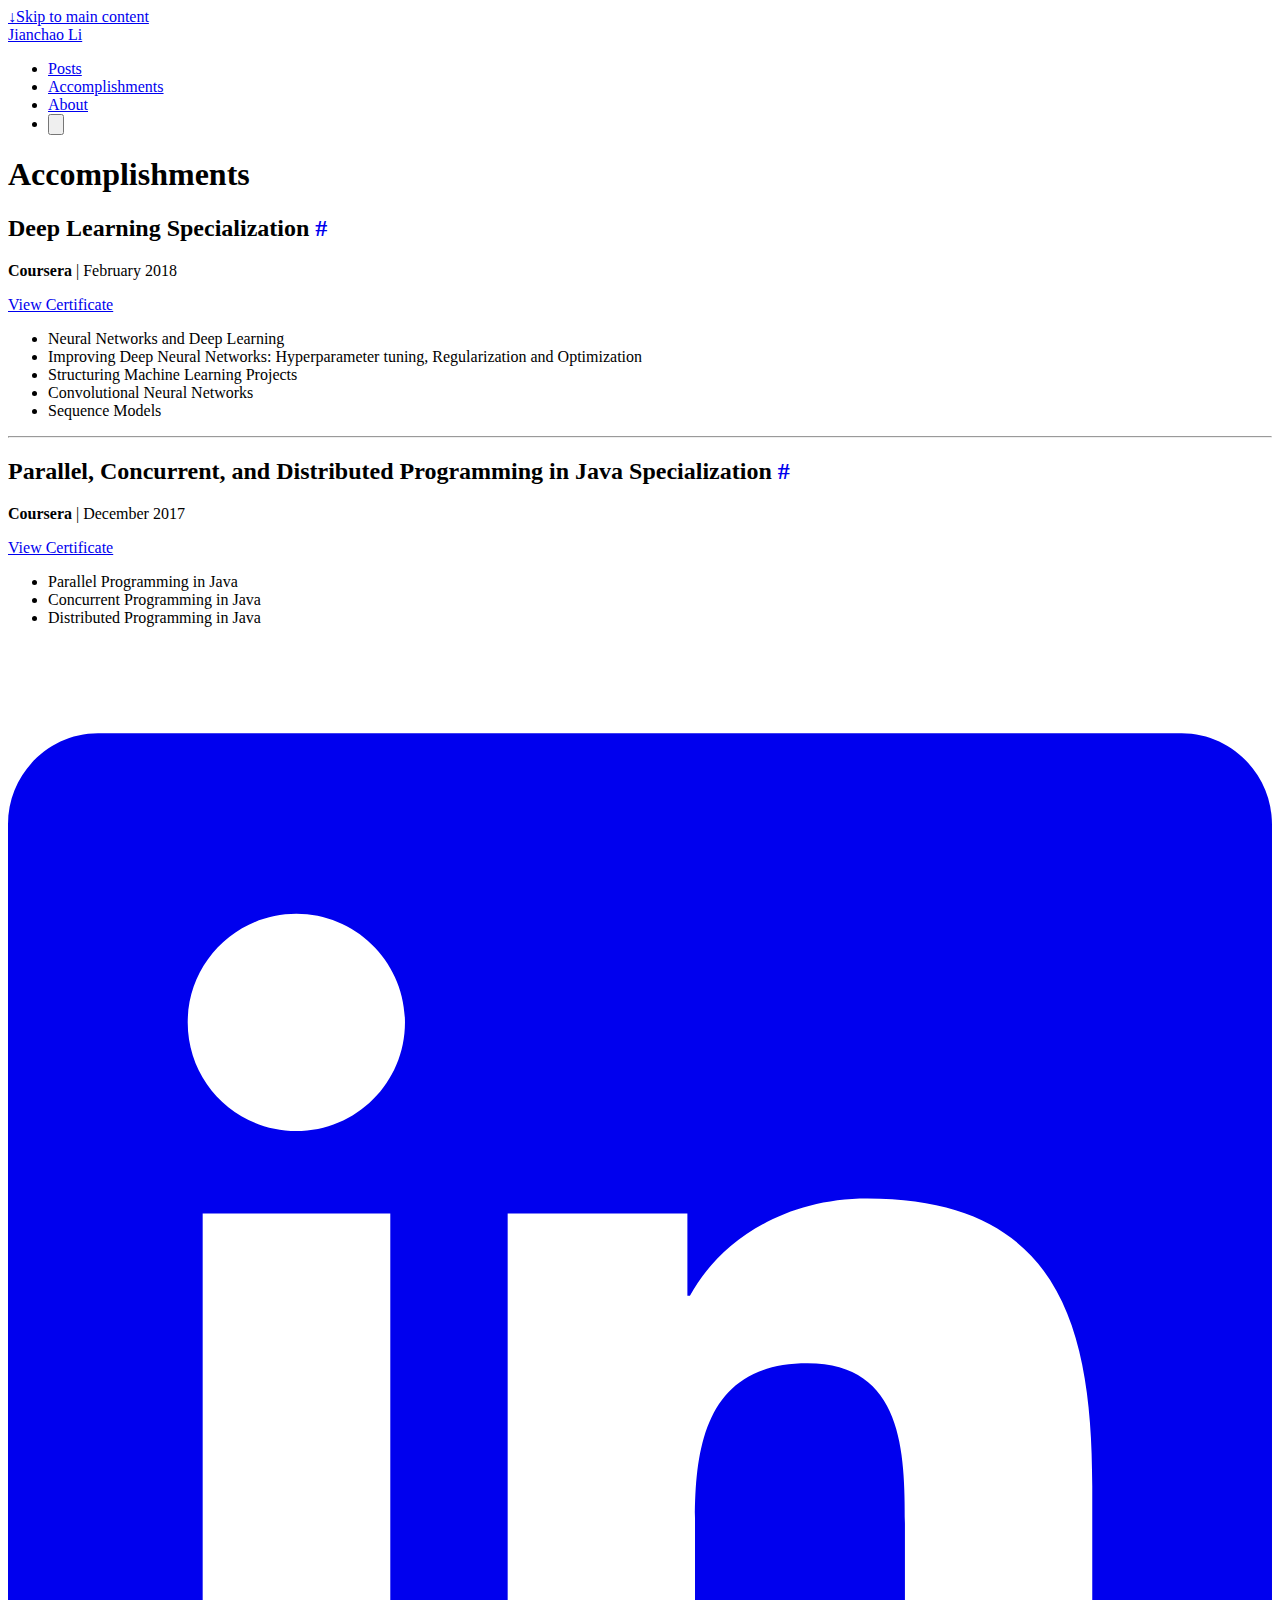
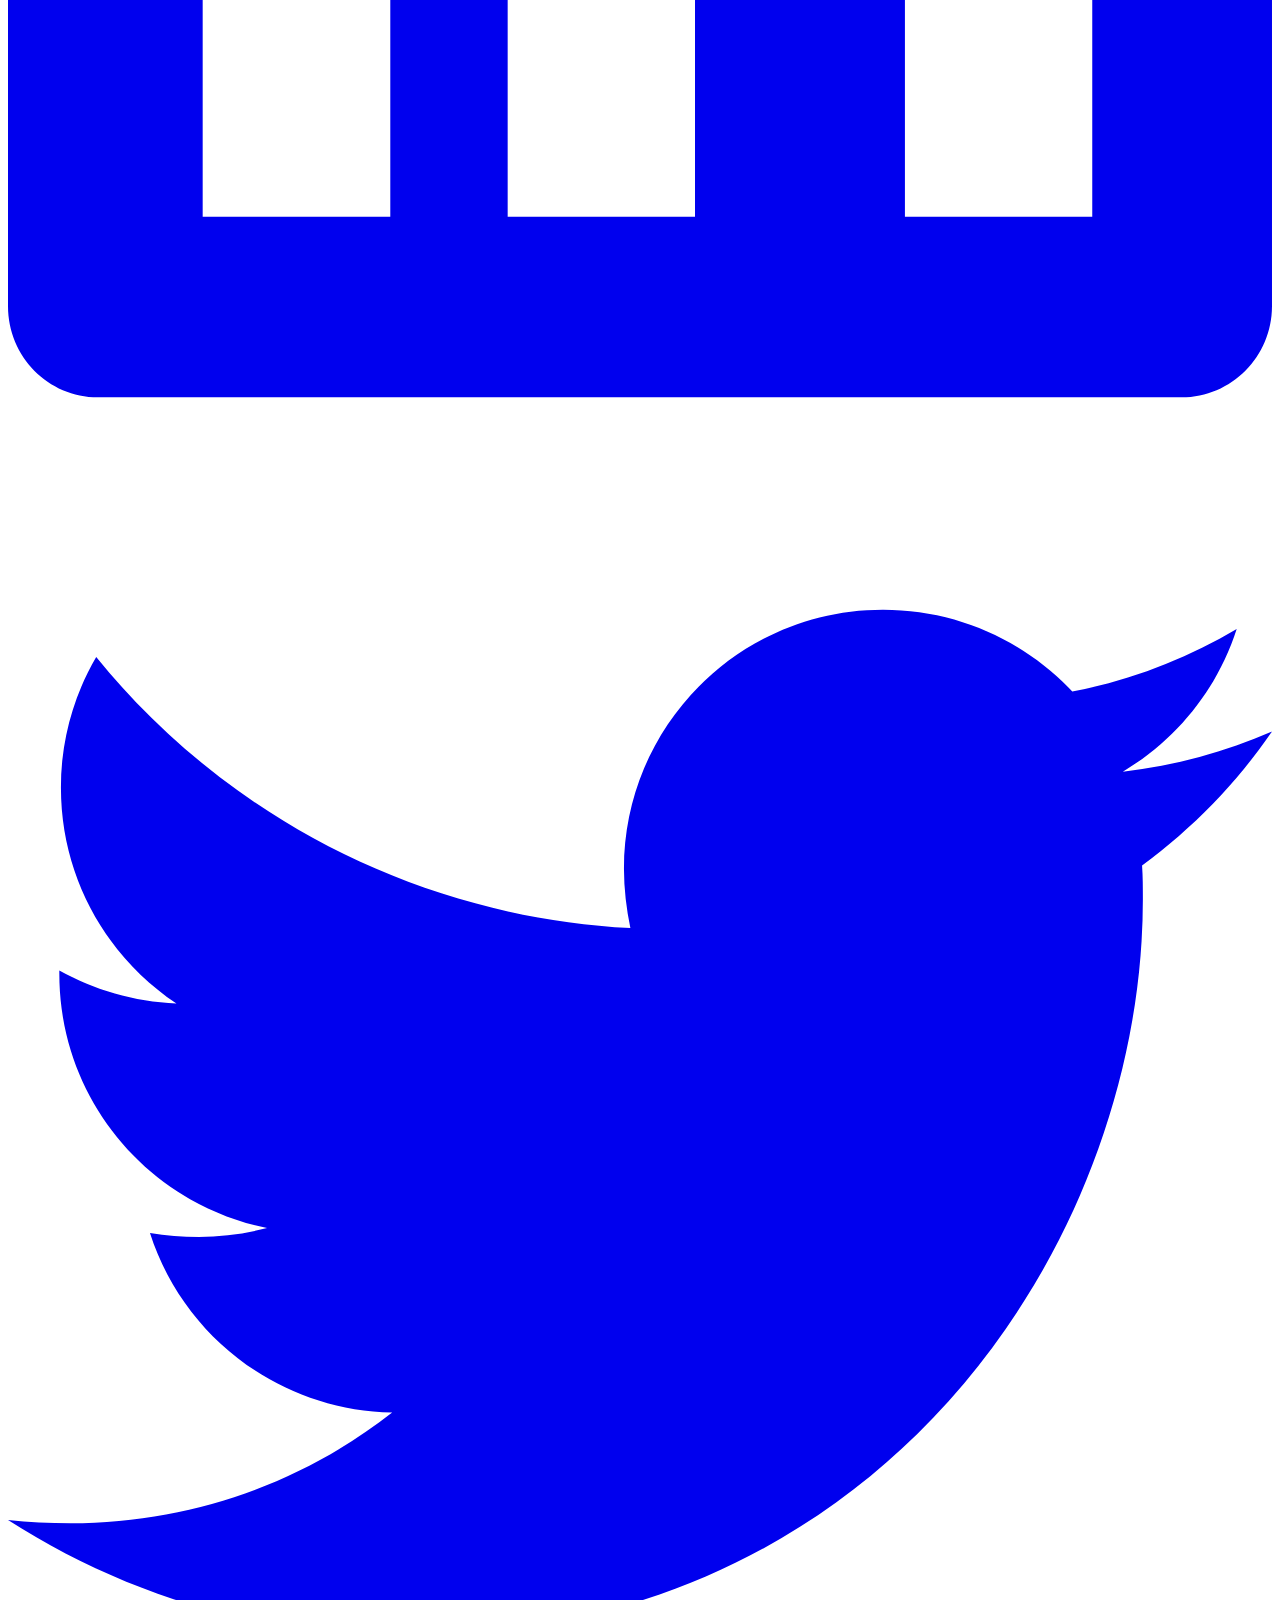
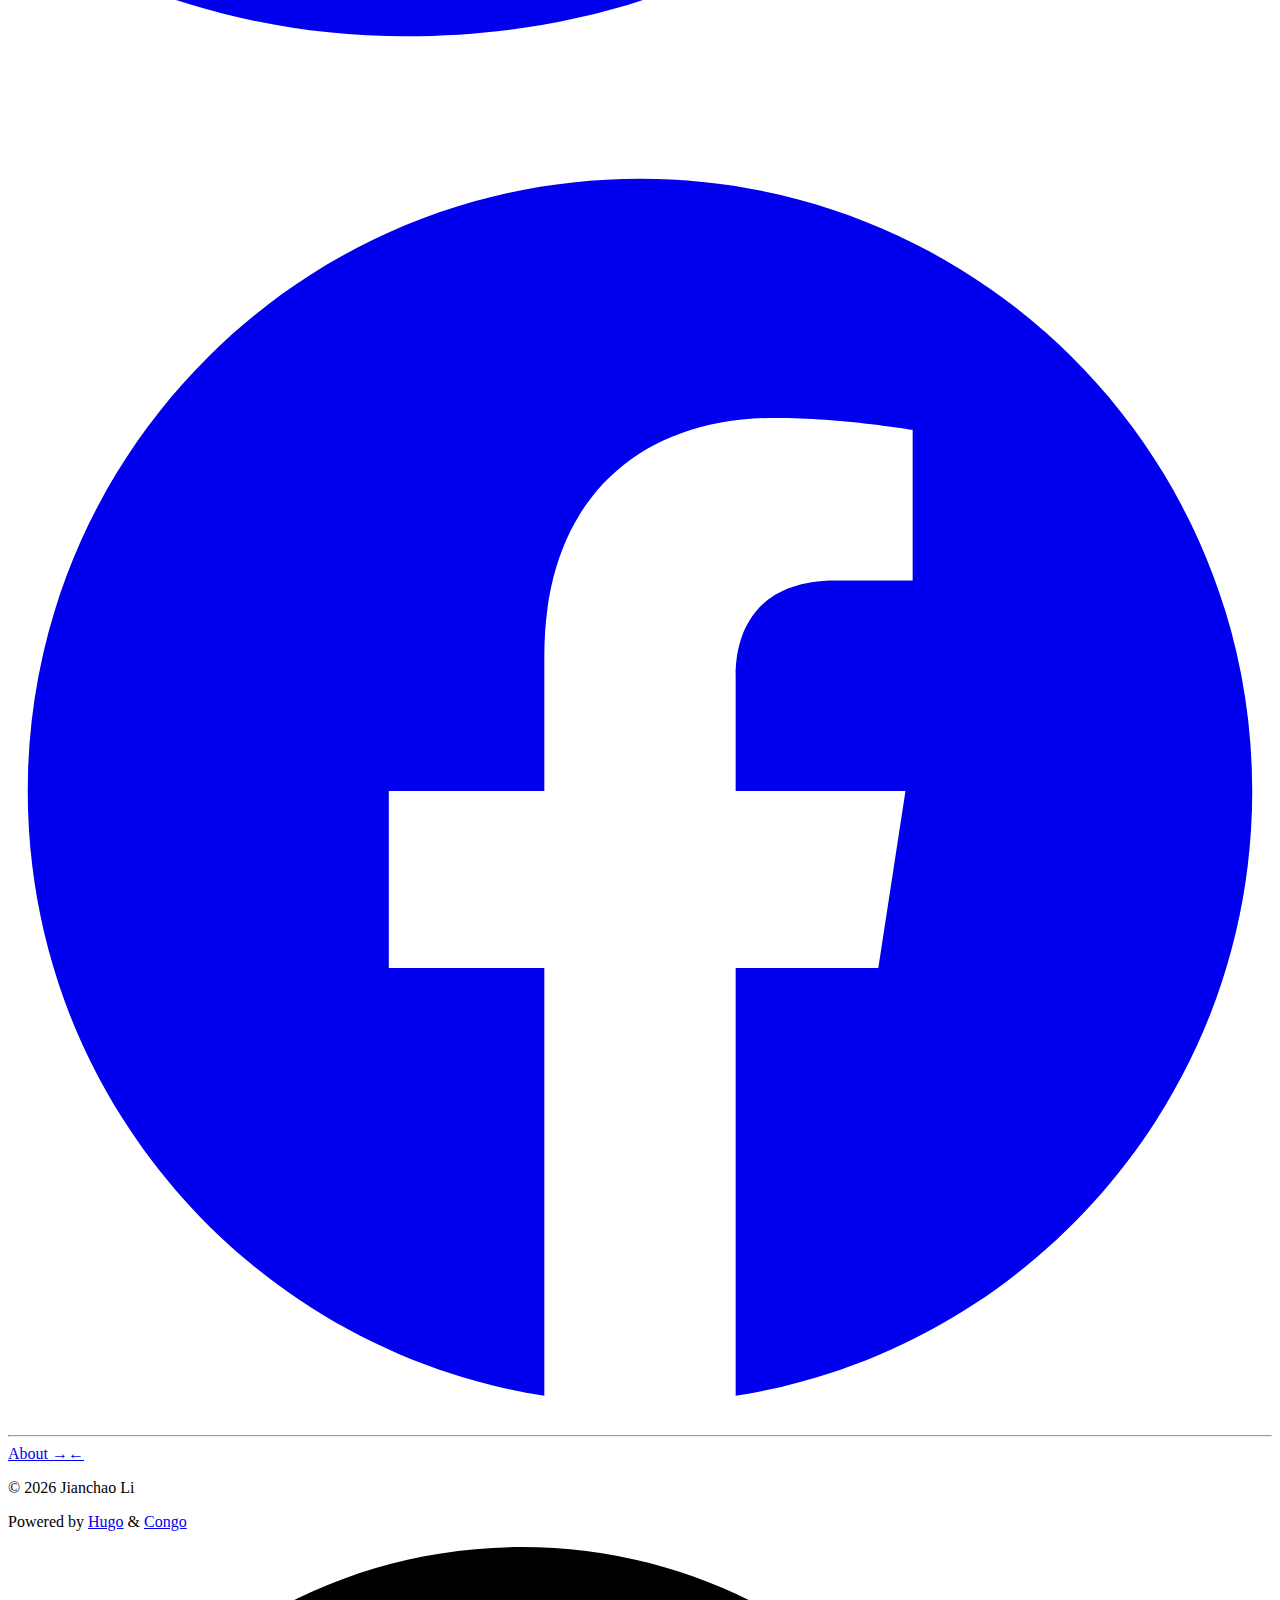
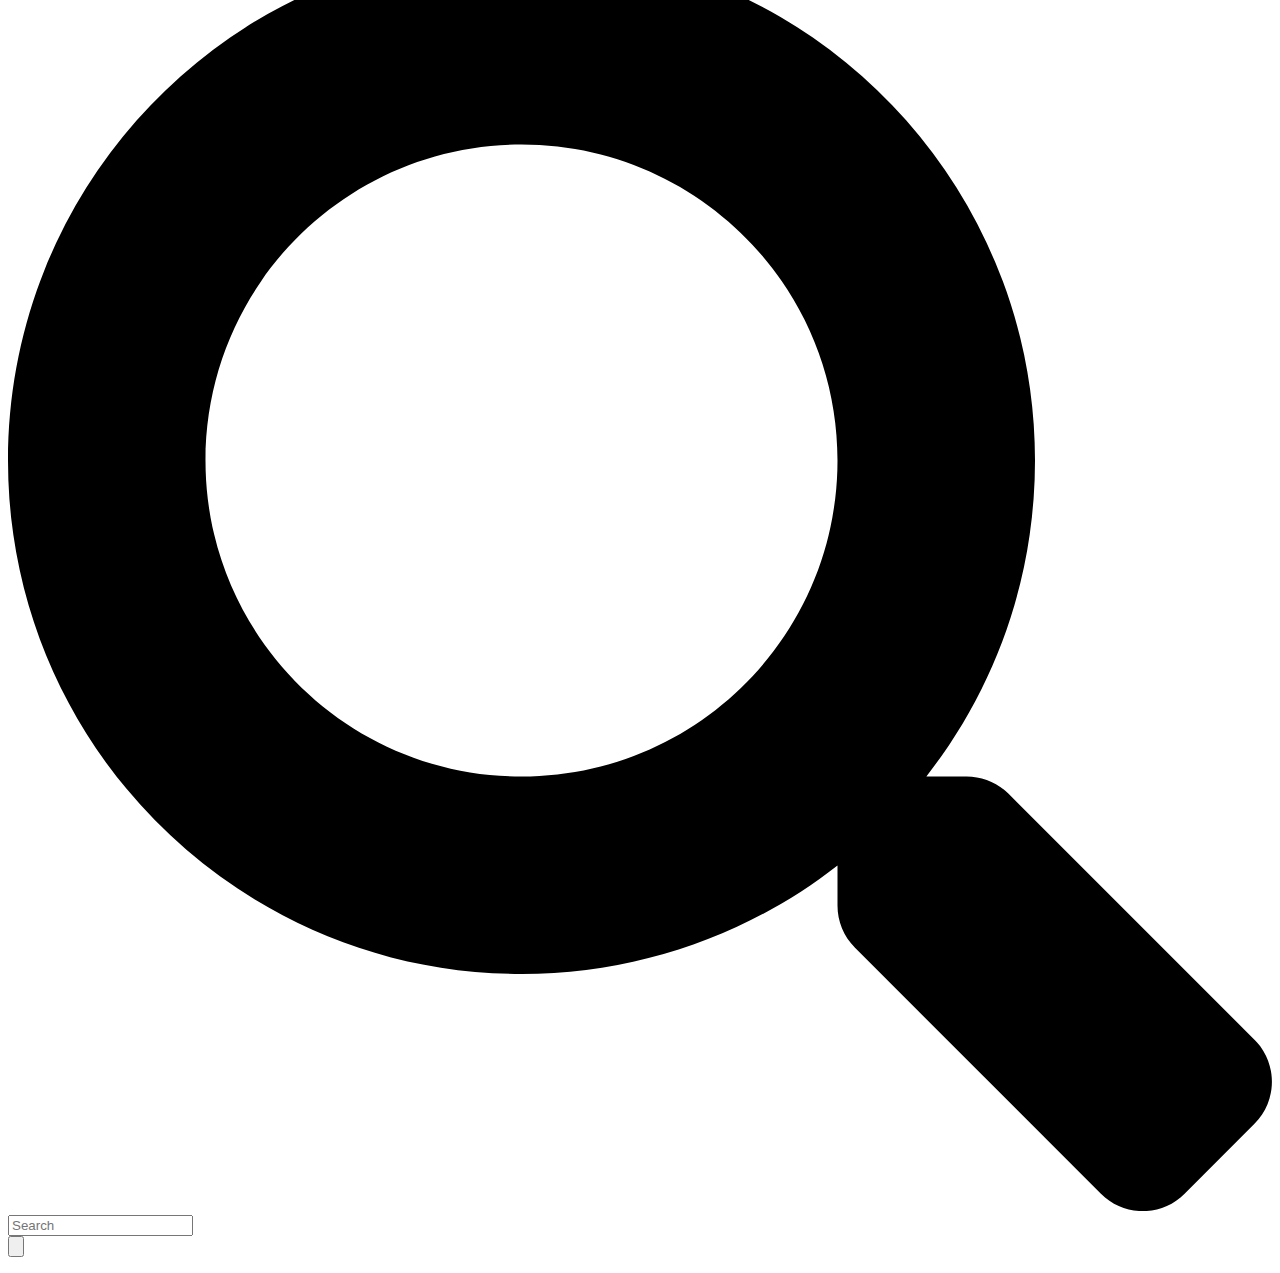
<file: accomplishments/index.html>
<!doctype html>
<html
  lang="en"
  dir="ltr"
  class="scroll-smooth"
  data-default-appearance="light"
  data-auto-appearance="true"
><head>
  <meta charset="utf-8" />
  <meta name="viewport" content="width=device-width, initial-scale=1.0" />
  <meta name="theme-color" content="#FFFFFF" />
  
  <title>Accomplishments &middot; Jianchao Li</title>
    <meta name="title" content="Accomplishments &middot; Jianchao Li" />
  
  
  
  
  
  <script
    type="text/javascript"
    src="https://jianchao-li.github.io/js/appearance.min.8a082f81b27f3cb2ee528df0b0bdc39787034cf2cc34d4669fbc9977c929023c.js"
    integrity="sha256-iggvgbJ/PLLuUo3wsL3Dl4cDTPLMNNRmn7yZd8kpAjw="
  ></script>
  
  
  
  
  
  
  
  
  <link
    type="text/css"
    rel="stylesheet"
    href="https://jianchao-li.github.io/css/main.bundle.min.0f028ba75a858b9f7c1d3385287158ddfd26a57d8a4e9a83fd33b7d30d8fb2ae.css"
    integrity="sha256-DwKLp1qFi598HTOFKHFY3f0mpX2KTpqD/TO30w2Psq4="
  />
  
    
    
    
  
  
  
    
    
  
  
  
  
    
    <script
      defer
      type="text/javascript"
      id="script-bundle"
      src="https://jianchao-li.github.io/js/main.bundle.min.167efd96c29259046e711c52c0db66536f497aad73a774cd6f28fc408f2d2688.js"
      integrity="sha256-Fn79lsKSWQRucRxSwNtmU29Jeq1zp3TNbyj8QI8tJog="
      data-copy="Copy"
      data-copied="Copied"
    ></script>
  
  
  <meta
    name="description"
    content="
      Certifications and courses
    "
  />
  
  
  
  
    <link rel="canonical" href="https://jianchao-li.github.io/accomplishments/" />
  
  
  
    <link rel="apple-touch-icon" sizes="180x180" href="/apple-touch-icon.png" />
    <link rel="icon" type="image/png" sizes="32x32" href="/favicon-32x32.png" />
    <link rel="icon" type="image/png" sizes="16x16" href="/favicon-16x16.png" />
    <link rel="manifest" href="/site.webmanifest" />
  
  
  
  
  
  
  
  
  <meta property="og:url" content="https://jianchao-li.github.io/accomplishments/">
  <meta property="og:site_name" content="Jianchao Li">
  <meta property="og:title" content="Accomplishments">
  <meta property="og:description" content="Certifications and courses">
  <meta property="og:locale" content="en">
  <meta property="og:type" content="article">

  
  <meta name="twitter:card" content="summary">
  <meta name="twitter:title" content="Accomplishments">
  <meta name="twitter:description" content="Certifications and courses">

  
  <script type="application/ld+json">
  {
    "@context": "https://schema.org",
    "@type": "Article",
    "articleSection": "Home",
    "name": "Accomplishments",
    "headline": "Accomplishments",
    "description": "Certifications and courses",
    "abstract": "\u003ch2 id=\u0022deep-learning-specialization\u0022 class=\u0022relative group\u0022\u003eDeep Learning Specialization \u003cspan class=\u0022absolute top-0 w-6 transition-opacity opacity-0 -start-6 not-prose group-hover:opacity-100\u0022\u003e\u003ca class=\u0022group-hover:text-primary-300 dark:group-hover:text-neutral-700\u0022 style=\u0022text-decoration-line: none !important;\u0022 href=\u0022#deep-learning-specialization\u0022 aria-label=\u0022Anchor\u0022\u003e#\u003c\/a\u003e\u003c\/span\u003e\u003c\/h2\u003e\u003cp\u003e\u003cstrong\u003eCoursera\u003c\/strong\u003e | February 2018\u003c\/p\u003e\n\u003cp\u003e\u003ca href=\u0022https:\/\/www.coursera.org\/account\/accomplishments\/specialization\/RTPXFZMQ9PES\u0022 target=\u0022_blank\u0022 rel=\u0022noreferrer\u0022\u003eView Certificate\u003c\/a\u003e\u003c\/p\u003e\n\u003cul\u003e\n\u003cli\u003eNeural Networks and Deep Learning\u003c\/li\u003e\n\u003cli\u003eImproving Deep Neural Networks: Hyperparameter tuning, Regularization and Optimization\u003c\/li\u003e\n\u003cli\u003eStructuring Machine Learning Projects\u003c\/li\u003e\n\u003cli\u003eConvolutional Neural Networks\u003c\/li\u003e\n\u003cli\u003eSequence Models\u003c\/li\u003e\n\u003c\/ul\u003e\n\u003chr\u003e\n\u003ch2 id=\u0022parallel-concurrent-and-distributed-programming-in-java-specialization\u0022 class=\u0022relative group\u0022\u003eParallel, Concurrent, and Distributed Programming in Java Specialization \u003cspan class=\u0022absolute top-0 w-6 transition-opacity opacity-0 -start-6 not-prose group-hover:opacity-100\u0022\u003e\u003ca class=\u0022group-hover:text-primary-300 dark:group-hover:text-neutral-700\u0022 style=\u0022text-decoration-line: none !important;\u0022 href=\u0022#parallel-concurrent-and-distributed-programming-in-java-specialization\u0022 aria-label=\u0022Anchor\u0022\u003e#\u003c\/a\u003e\u003c\/span\u003e\u003c\/h2\u003e\u003cp\u003e\u003cstrong\u003eCoursera\u003c\/strong\u003e | December 2017\u003c\/p\u003e\n\u003cp\u003e\u003ca href=\u0022https:\/\/www.coursera.org\/account\/accomplishments\/specialization\/8KW7SJGS7TPU\u0022 target=\u0022_blank\u0022 rel=\u0022noreferrer\u0022\u003eView Certificate\u003c\/a\u003e\u003c\/p\u003e\n\u003cul\u003e\n\u003cli\u003eParallel Programming in Java\u003c\/li\u003e\n\u003cli\u003eConcurrent Programming in Java\u003c\/li\u003e\n\u003cli\u003eDistributed Programming in Java\u003c\/li\u003e\n\u003c\/ul\u003e",
    "inLanguage": "en",
    "url" : "https:\/\/jianchao-li.github.io\/accomplishments\/",
    "author" : {
      "@type": "Person",
      "name": "Jianchao Li"
    },
    
    
    
    
    
    
    
    
    "mainEntityOfPage": "true",
    "wordCount": "58"
  }
  </script>
    <script type="application/ld+json">
    {
   "@context": "https://schema.org",
   "@type": "BreadcrumbList",
   "itemListElement": [
     {
       "@type": "ListItem",
       "item": "https://jianchao-li.github.io/",
       "name": "Home",
       "position": 1
     },
     {
       "@type": "ListItem",
       "name": "Accomplishments",
       "position": 2
     }
   ]
 }
  </script>

  
  
    <meta name="author" content="Jianchao Li" />
  
  
    
      <link href="https://github.com/jianchao-li" rel="me" />
    
      <link href="https://www.linkedin.com/in/jianchao-li/" rel="me" />
    
  
  
  







  
  
  
  
  
  


  
  
</head>
<body
    class="m-auto flex h-screen max-w-7xl flex-col bg-neutral px-6 text-lg leading-7 text-neutral-900 dark:bg-neutral-800 dark:text-neutral sm:px-14 md:px-24 lg:px-32"
  >
    <div id="the-top" class="absolute flex self-center">
      <a
        class="-translate-y-8 rounded-b-lg bg-primary-200 px-3 py-1 text-sm focus:translate-y-0 dark:bg-neutral-600"
        href="#main-content"
        ><span class="pe-2 font-bold text-primary-600 dark:text-primary-400">&darr;</span
        >Skip to main content</a
      >
    </div>
    
    
      <header class="py-6 font-semibold text-neutral-900 dark:text-neutral sm:py-10 print:hidden">
  <nav class="flex items-start justify-between sm:items-center">
    
    <div class="flex flex-row items-center">
      
  <a
    class="decoration-primary-500 hover:underline hover:decoration-2 hover:underline-offset-2"
    rel="me"
    href="/"
    >Jianchao Li</a
  >

    </div>
    
    
      <ul class="flex list-none flex-col text-end sm:flex-row">
        
          
            
            <li class="group mb-1 sm:mb-0 sm:me-7 sm:last:me-0.5">
              
                <a
                  href="/post/"
                  title="Posts"
                  
                  
                  ><span
                      class="decoration-primary-500 group-hover:underline group-hover:decoration-2 group-hover:underline-offset-2"
                      >Posts</span
                    >
                  </a
                >
              
            </li>
          
            
            <li class="group mb-1 sm:mb-0 sm:me-7 sm:last:me-0.5">
              
                <a
                  href="/accomplishments/"
                  title="Accomplishments"
                  
                  
                  ><span
                      class="decoration-primary-500 group-hover:underline group-hover:decoration-2 group-hover:underline-offset-2"
                      >Accomplishments</span
                    >
                  </a
                >
              
            </li>
          
            
            <li class="group mb-1 sm:mb-0 sm:me-7 sm:last:me-0.5">
              
                <a
                  href="/about/"
                  title="About"
                  
                  
                  ><span
                      class="decoration-primary-500 group-hover:underline group-hover:decoration-2 group-hover:underline-offset-2"
                      >About</span
                    >
                  </a
                >
              
            </li>
          
          
            <li class="group mb-1 sm:mb-0 sm:me-7 sm:last:me-0">
              <button id="search-button-m0" title="Search (/)">
                <span
                  class="group-dark:hover:text-primary-400 transition-colors group-hover:text-primary-600"
                >
                  <span class="icon relative inline-block px-1 align-text-bottom"><svg aria-hidden="true" focusable="false" data-prefix="fas" data-icon="search" class="svg-inline--fa fa-search fa-w-16" role="img" xmlns="http://www.w3.org/2000/svg" viewBox="0 0 512 512"><path fill="currentColor" d="M505 442.7L405.3 343c-4.5-4.5-10.6-7-17-7H372c27.6-35.3 44-79.7 44-128C416 93.1 322.9 0 208 0S0 93.1 0 208s93.1 208 208 208c48.3 0 92.7-16.4 128-44v16.3c0 6.4 2.5 12.5 7 17l99.7 99.7c9.4 9.4 24.6 9.4 33.9 0l28.3-28.3c9.4-9.4 9.4-24.6.1-34zM208 336c-70.7 0-128-57.2-128-128 0-70.7 57.2-128 128-128 70.7 0 128 57.2 128 128 0 70.7-57.2 128-128 128z"/></svg>
</span>
                </span>
              </button>
            </li>
          
        
      </ul>
    
  </nav>
</header>

    
    <div class="relative flex grow flex-col">
      <main id="main-content" class="grow">
        
  <article>
    <header class="max-w-prose">
      
      <h1 class="mb-8 mt-0 text-4xl font-extrabold text-neutral-900 dark:text-neutral">
        Accomplishments
      </h1>
      
      
    </header>
    <section class="prose mt-0 flex max-w-full flex-col dark:prose-invert lg:flex-row">
      
      <div class="min-h-0 min-w-0 max-w-prose grow">
        <h2 id="deep-learning-specialization" class="relative group">Deep Learning Specialization <span class="absolute top-0 w-6 transition-opacity opacity-0 -start-6 not-prose group-hover:opacity-100"><a class="group-hover:text-primary-300 dark:group-hover:text-neutral-700" style="text-decoration-line: none !important;" href="#deep-learning-specialization" aria-label="Anchor">#</a></span></h2><p><strong>Coursera</strong> | February 2018</p>
<p><a href="https://www.coursera.org/account/accomplishments/specialization/RTPXFZMQ9PES" target="_blank" rel="noreferrer">View Certificate</a></p>
<ul>
<li>Neural Networks and Deep Learning</li>
<li>Improving Deep Neural Networks: Hyperparameter tuning, Regularization and Optimization</li>
<li>Structuring Machine Learning Projects</li>
<li>Convolutional Neural Networks</li>
<li>Sequence Models</li>
</ul>
<hr>
<h2 id="parallel-concurrent-and-distributed-programming-in-java-specialization" class="relative group">Parallel, Concurrent, and Distributed Programming in Java Specialization <span class="absolute top-0 w-6 transition-opacity opacity-0 -start-6 not-prose group-hover:opacity-100"><a class="group-hover:text-primary-300 dark:group-hover:text-neutral-700" style="text-decoration-line: none !important;" href="#parallel-concurrent-and-distributed-programming-in-java-specialization" aria-label="Anchor">#</a></span></h2><p><strong>Coursera</strong> | December 2017</p>
<p><a href="https://www.coursera.org/account/accomplishments/specialization/8KW7SJGS7TPU" target="_blank" rel="noreferrer">View Certificate</a></p>
<ul>
<li>Parallel Programming in Java</li>
<li>Concurrent Programming in Java</li>
<li>Distributed Programming in Java</li>
</ul>

      </div>
    </section>
    <footer class="max-w-prose pt-8 print:hidden">
      

      
  
  <section class="flex flex-row flex-wrap justify-center pt-4 text-xl">
    
      
        <a
          class="m-1 inline-block min-w-[2.4rem] rounded bg-neutral-300 p-1 text-center text-neutral-700 hover:bg-primary-500 hover:text-neutral dark:bg-neutral-700 dark:text-neutral-300 dark:hover:bg-primary-400 dark:hover:text-neutral-800"
          href="https://www.linkedin.com/shareArticle?mini=true&amp;url=https://jianchao-li.github.io/accomplishments/&amp;title=Accomplishments"
          title="Share on LinkedIn"
          aria-label="Share on LinkedIn"
          target="_blank"
          rel="noopener noreferrer"
          ><span class="icon relative inline-block px-1 align-text-bottom"><svg xmlns="http://www.w3.org/2000/svg" viewBox="0 0 448 512"><path fill="currentColor" d="M416 32H31.9C14.3 32 0 46.5 0 64.3v383.4C0 465.5 14.3 480 31.9 480H416c17.6 0 32-14.5 32-32.3V64.3c0-17.8-14.4-32.3-32-32.3zM135.4 416H69V202.2h66.5V416zm-33.2-243c-21.3 0-38.5-17.3-38.5-38.5S80.9 96 102.2 96c21.2 0 38.5 17.3 38.5 38.5 0 21.3-17.2 38.5-38.5 38.5zm282.1 243h-66.4V312c0-24.8-.5-56.7-34.5-56.7-34.6 0-39.9 27-39.9 54.9V416h-66.4V202.2h63.7v29.2h.9c8.9-16.8 30.6-34.5 62.9-34.5 67.2 0 79.7 44.3 79.7 101.9V416z"/></svg>
</span></a
        >
      
    
      
        <a
          class="m-1 inline-block min-w-[2.4rem] rounded bg-neutral-300 p-1 text-center text-neutral-700 hover:bg-primary-500 hover:text-neutral dark:bg-neutral-700 dark:text-neutral-300 dark:hover:bg-primary-400 dark:hover:text-neutral-800"
          href="https://twitter.com/intent/tweet/?url=https://jianchao-li.github.io/accomplishments/&amp;text=Accomplishments"
          title="Tweet on Twitter"
          aria-label="Tweet on Twitter"
          target="_blank"
          rel="noopener noreferrer"
          ><span class="icon relative inline-block px-1 align-text-bottom"><svg xmlns="http://www.w3.org/2000/svg" viewBox="0 0 512 512"><path fill="currentColor" d="M459.37 151.716c.325 4.548.325 9.097.325 13.645 0 138.72-105.583 298.558-298.558 298.558-59.452 0-114.68-17.219-161.137-47.106 8.447.974 16.568 1.299 25.34 1.299 49.055 0 94.213-16.568 130.274-44.832-46.132-.975-84.792-31.188-98.112-72.772 6.498.974 12.995 1.624 19.818 1.624 9.421 0 18.843-1.3 27.614-3.573-48.081-9.747-84.143-51.98-84.143-102.985v-1.299c13.969 7.797 30.214 12.67 47.431 13.319-28.264-18.843-46.781-51.005-46.781-87.391 0-19.492 5.197-37.36 14.294-52.954 51.655 63.675 129.3 105.258 216.365 109.807-1.624-7.797-2.599-15.918-2.599-24.04 0-57.828 46.782-104.934 104.934-104.934 30.213 0 57.502 12.67 76.67 33.137 23.715-4.548 46.456-13.32 66.599-25.34-7.798 24.366-24.366 44.833-46.132 57.827 21.117-2.273 41.584-8.122 60.426-16.243-14.292 20.791-32.161 39.308-52.628 54.253z"/></svg>
</span></a
        >
      
    
      
        <a
          class="m-1 inline-block min-w-[2.4rem] rounded bg-neutral-300 p-1 text-center text-neutral-700 hover:bg-primary-500 hover:text-neutral dark:bg-neutral-700 dark:text-neutral-300 dark:hover:bg-primary-400 dark:hover:text-neutral-800"
          href="https://www.facebook.com/sharer/sharer.php?u=https://jianchao-li.github.io/accomplishments/&amp;quote=Accomplishments"
          title="Share on Facebook"
          aria-label="Share on Facebook"
          target="_blank"
          rel="noopener noreferrer"
          ><span class="icon relative inline-block px-1 align-text-bottom"><svg xmlns="http://www.w3.org/2000/svg" viewBox="0 0 512 512"><path fill="currentColor" d="M504 256C504 119 393 8 256 8S8 119 8 256c0 123.78 90.69 226.38 209.25 245V327.69h-63V256h63v-54.64c0-62.15 37-96.48 93.67-96.48 27.14 0 55.52 4.84 55.52 4.84v61h-31.28c-30.8 0-40.41 19.12-40.41 38.73V256h68.78l-11 71.69h-57.78V501C413.31 482.38 504 379.78 504 256z"/></svg>
</span></a
        >
      
    
  </section>


      
  
    
    
    
    <div class="pt-8">
      <hr class="border-dotted border-neutral-300 dark:border-neutral-600" />
      <div class="flex justify-between pt-3">
        <span>
          
        </span>
        <span>
          
            <a class="group flex text-right" href="https://jianchao-li.github.io/about/">
              <span class="flex flex-col">
                <span
                  class="mt-[0.1rem] leading-6 group-hover:underline group-hover:decoration-primary-500"
                  >About</span
                >
                <span class="mt-[0.1rem] text-xs text-neutral-500 dark:text-neutral-400">
                  
                </span>
              </span>
              <span
                class="ms-2 text-neutral-700 transition-transform group-hover:-translate-x-[-2px] group-hover:text-primary-600 dark:text-neutral dark:group-hover:text-primary-400"
                ><span class="ltr:inline rtl:hidden">&rarr;</span
                ><span class="ltr:hidden rtl:inline">&larr;</span></span
              >
            </a>
          
        </span>
      </div>
    </div>
  


      
    </footer>
  </article>

      </main>
      
        <div
          class="pointer-events-none absolute bottom-0 end-0 top-[100vh] w-12"
          id="to-top"
          hidden="true"
        >
          <a
            href="#the-top"
            class="pointer-events-auto sticky top-[calc(100vh-5.5rem)] flex h-12 w-12 items-center justify-center rounded-full bg-neutral/50 text-xl text-neutral-700 backdrop-blur hover:text-primary-600 dark:bg-neutral-800/50 dark:text-neutral dark:hover:text-primary-400"
            aria-label="Scroll to top"
            title="Scroll to top"
          >
            &uarr;
          </a>
        </div>
      <footer class="py-10 print:hidden">
  
  
  <div class="flex items-center justify-between">
    <div>
      
      
        <p class="text-sm text-neutral-500 dark:text-neutral-400">
            &copy;
            2026
            Jianchao Li
        </p>
      
      
      
        <p class="text-xs text-neutral-500 dark:text-neutral-400">
          
          
          Powered by <a class="hover:underline hover:decoration-primary-400 hover:text-primary-500"
            href="https://gohugo.io/" target="_blank" rel="noopener noreferrer">Hugo</a> &amp; <a class="hover:underline hover:decoration-primary-400 hover:text-primary-500" href="https://github.com/jpanther/congo" target="_blank" rel="noopener noreferrer">Congo</a>
        </p>
      
    </div>
    <div class="flex flex-row items-center">
      
      
      
      
    </div>
  </div>
  
  
</footer>
<div
  id="search-wrapper"
  class="invisible fixed inset-0 z-50 flex h-screen w-screen cursor-default flex-col bg-neutral-500/50 p-4 backdrop-blur-sm dark:bg-neutral-900/50 sm:p-6 md:p-[10vh] lg:p-[12vh]"
  data-url="https://jianchao-li.github.io/"
>
  <div
    id="search-modal"
    class="top-20 mx-auto flex min-h-0 w-full max-w-3xl flex-col rounded-md border border-neutral-200 bg-neutral shadow-lg dark:border-neutral-700 dark:bg-neutral-800"
  >
    <header class="relative z-10 flex flex-none items-center justify-between px-2">
      <form class="flex min-w-0 flex-auto items-center">
        <div class="flex h-8 w-8 items-center justify-center text-neutral-400">
          <span class="icon relative inline-block px-1 align-text-bottom"><svg aria-hidden="true" focusable="false" data-prefix="fas" data-icon="search" class="svg-inline--fa fa-search fa-w-16" role="img" xmlns="http://www.w3.org/2000/svg" viewBox="0 0 512 512"><path fill="currentColor" d="M505 442.7L405.3 343c-4.5-4.5-10.6-7-17-7H372c27.6-35.3 44-79.7 44-128C416 93.1 322.9 0 208 0S0 93.1 0 208s93.1 208 208 208c48.3 0 92.7-16.4 128-44v16.3c0 6.4 2.5 12.5 7 17l99.7 99.7c9.4 9.4 24.6 9.4 33.9 0l28.3-28.3c9.4-9.4 9.4-24.6.1-34zM208 336c-70.7 0-128-57.2-128-128 0-70.7 57.2-128 128-128 70.7 0 128 57.2 128 128 0 70.7-57.2 128-128 128z"/></svg>
</span>
        </div>
        <input
          type="search"
          id="search-query"
          class="mx-1 flex h-12 flex-auto appearance-none bg-transparent focus:outline-dotted focus:outline-2 focus:outline-transparent"
          placeholder="Search"
          tabindex="0"
        />
      </form>
      <button
        id="close-search-button"
        class="flex h-8 w-8 items-center justify-center text-neutral-700 hover:text-primary-600 dark:text-neutral dark:hover:text-primary-400"
        title="Close (Esc)"
      >
        <span class="icon relative inline-block px-1 align-text-bottom"><svg xmlns="http://www.w3.org/2000/svg" viewBox="0 0 320 512"><path fill="currentColor" d="M310.6 361.4c12.5 12.5 12.5 32.75 0 45.25C304.4 412.9 296.2 416 288 416s-16.38-3.125-22.62-9.375L160 301.3L54.63 406.6C48.38 412.9 40.19 416 32 416S15.63 412.9 9.375 406.6c-12.5-12.5-12.5-32.75 0-45.25l105.4-105.4L9.375 150.6c-12.5-12.5-12.5-32.75 0-45.25s32.75-12.5 45.25 0L160 210.8l105.4-105.4c12.5-12.5 32.75-12.5 45.25 0s12.5 32.75 0 45.25l-105.4 105.4L310.6 361.4z"/></svg>
</span>
      </button>
    </header>
    <section class="flex-auto overflow-auto px-2">
      <ul id="search-results">
        
      </ul>
    </section>
  </div>
</div>

    </div>
  </body>
</html>
</file>
<file: css/main.bundle.min.b5368c8f64c443a2db3640baffb642b259c300b1b22c920ca173c246129a987e618d2ce489d86098e3470c351836906c95f0e0b44fd3514bb75ca118f8652640.css>
:root{--color-neutral:255, 255, 255;--color-neutral-50:248, 250, 252;--color-neutral-100:241, 245, 249;--color-neutral-200:226, 232, 240;--color-neutral-300:203, 213, 225;--color-neutral-400:148, 163, 184;--color-neutral-500:100, 116, 139;--color-neutral-600:71, 85, 105;--color-neutral-700:51, 65, 85;--color-neutral-800:30, 41, 59;--color-neutral-900:15, 23, 42;--color-primary-50:239, 246, 255;--color-primary-100:219, 234, 254;--color-primary-200:191, 219, 254;--color-primary-300:147, 197, 253;--color-primary-400:96, 165, 250;--color-primary-500:59, 130, 246;--color-primary-600:37, 99, 235;--color-primary-700:29, 78, 216;--color-primary-800:30, 64, 175;--color-primary-900:30, 58, 138;--color-secondary-50:236, 254, 255;--color-secondary-100:207, 250, 254;--color-secondary-200:165, 243, 252;--color-secondary-300:103, 232, 249;--color-secondary-400:34, 211, 238;--color-secondary-500:6, 182, 212;--color-secondary-600:8, 145, 178;--color-secondary-700:14, 116, 144;--color-secondary-800:21, 94, 117;--color-secondary-900:22, 78, 99}/*!tailwindcss v4.1.18 | MIT License | https://tailwindcss.com*//*!Blowfish | MIT License | https://github.com/nunocoracao/blowfish*/@layer properties;@layer theme,base,components,utilities;@layer theme{:root,:host{--font-sans:ui-sans-serif, system-ui, sans-serif, "Apple Color Emoji",
      "Segoe UI Emoji", "Segoe UI Symbol", "Noto Color Emoji";--font-mono:ui-monospace, SFMono-Regular, Menlo, Monaco, Consolas, "Liberation Mono",
      "Courier New", monospace;--spacing:0.25rem;--container-2xs:18rem;--container-md:28rem;--container-xl:36rem;--container-3xl:48rem;--container-7xl:80rem;--text-xs:0.75rem;--text-xs--line-height:calc(1 / 0.75);--text-sm:0.875rem;--text-sm--line-height:calc(1.25 / 0.875);--text-base:1rem;--text-base--line-height:calc(1.5 / 1);--text-lg:1.125rem;--text-lg--line-height:calc(1.75 / 1.125);--text-xl:1.25rem;--text-xl--line-height:calc(1.75 / 1.25);--text-2xl:1.5rem;--text-2xl--line-height:calc(2 / 1.5);--text-3xl:1.875rem;--text-3xl--line-height:calc(2.25 / 1.875);--text-4xl:2.25rem;--text-4xl--line-height:calc(2.5 / 2.25);--font-weight-light:300;--font-weight-normal:400;--font-weight-medium:500;--font-weight-semibold:600;--font-weight-bold:700;--font-weight-extrabold:800;--tracking-tight:-0.025em;--tracking-normal:0em;--leading-snug:1.375;--leading-relaxed:1.625;--radius-md:0.375rem;--radius-lg:0.5rem;--radius-xl:0.75rem;--radius-2xl:1rem;--ease-in:cubic-bezier(0.4, 0, 1, 1);--ease-out:cubic-bezier(0, 0, 0.2, 1);--ease-in-out:cubic-bezier(0.4, 0, 0.2, 1);--animate-pulse:pulse 2s cubic-bezier(0.4, 0, 0.6, 1) infinite;--blur-sm:8px;--blur-xl:24px;--blur-2xl:40px;--aspect-video:16 / 9;--default-transition-duration:150ms;--default-transition-timing-function:cubic-bezier(0.4, 0, 0.2, 1);--default-font-family:var(--font-sans);--default-mono-font-family:var(--font-mono)}}@layer base{*,::after,::before,::backdrop,::file-selector-button{box-sizing:border-box;margin:0;padding:0;border:0 solid}html,:host{line-height:1.5;-webkit-text-size-adjust:100%;tab-size:4;font-family:var(--default-font-family,ui-sans-serif,system-ui,sans-serif,"Apple Color Emoji","Segoe UI Emoji","Segoe UI Symbol","Noto Color Emoji");font-feature-settings:var(--default-font-feature-settings,normal);font-variation-settings:var(--default-font-variation-settings,normal);-webkit-tap-highlight-color:transparent}hr{height:0;color:inherit;border-top-width:1px}abbr:where([title]){-webkit-text-decoration:underline dotted;text-decoration:underline dotted}h1,h2,h3,h4,h5,h6{font-size:inherit;font-weight:inherit}a{color:inherit;-webkit-text-decoration:inherit;text-decoration:inherit}b,strong{font-weight:bolder}code,kbd,samp,pre{font-family:var(--default-mono-font-family,ui-monospace,SFMono-Regular,Menlo,Monaco,Consolas,"Liberation Mono","Courier New",monospace);font-feature-settings:var(--default-mono-font-feature-settings,normal);font-variation-settings:var(--default-mono-font-variation-settings,normal);font-size:1em}small{font-size:80%}sub,sup{font-size:75%;line-height:0;position:relative;vertical-align:baseline}sub{bottom:-.25em}sup{top:-.5em}table{text-indent:0;border-color:inherit;border-collapse:collapse}:-moz-focusring{outline:auto}progress{vertical-align:baseline}summary{display:list-item}ol,ul,menu{list-style:none}img,svg,video,canvas,audio,iframe,embed,object{display:block;vertical-align:middle}img,video{max-width:100%;height:auto}button,input,select,optgroup,textarea,::file-selector-button{font:inherit;font-feature-settings:inherit;font-variation-settings:inherit;letter-spacing:inherit;color:inherit;border-radius:0;background-color:initial;opacity:1}:where(select:is([multiple],[size])) optgroup{font-weight:bolder}:where(select:is([multiple],[size])) optgroup option{padding-inline-start:20px}::file-selector-button{margin-inline-end:4px}::placeholder{opacity:1}@supports(not (-webkit-appearance:-apple-pay-button)) or (contain-intrinsic-size:1px){::placeholder{color:currentcolor;@supports(color:color-mix(in lab,red,red)){color: color-mix(in oklab,currentcolor 50%,transparent);}}}textarea{resize:vertical}::-webkit-search-decoration{-webkit-appearance:none}::-webkit-date-and-time-value{min-height:1lh;text-align:inherit}::-webkit-datetime-edit{display:inline-flex}::-webkit-datetime-edit-fields-wrapper{padding:0}::-webkit-datetime-edit,::-webkit-datetime-edit-year-field,::-webkit-datetime-edit-month-field,::-webkit-datetime-edit-day-field,::-webkit-datetime-edit-hour-field,::-webkit-datetime-edit-minute-field,::-webkit-datetime-edit-second-field,::-webkit-datetime-edit-millisecond-field,::-webkit-datetime-edit-meridiem-field{padding-block:0}::-webkit-calendar-picker-indicator{line-height:1}:-moz-ui-invalid{box-shadow:none}button,input:where([type=button],[type=reset],[type=submit]),::file-selector-button{appearance:button}::-webkit-inner-spin-button,::-webkit-outer-spin-button{height:auto}[hidden]:where(:not([hidden=until-found])){display:none!important}}@layer utilities{.pointer-events-auto{pointer-events:auto}.pointer-events-none{pointer-events:none}.\!visible{visibility:visible!important}.collapse{visibility:collapse}.invisible{visibility:hidden}.visible{visibility:visible}.sr-only{position:absolute;width:1px;height:1px;padding:0;margin:-1px;overflow:hidden;clip-path:inset(50%);white-space:nowrap;border-width:0}.\!absolute{position:absolute!important}.absolute{position:absolute}.fixed{position:fixed}.relative{position:relative}.static{position:static}.sticky{position:sticky}.inset-0{inset:calc(var(--spacing) * 0)}.inset-x-0{inset-inline:calc(var(--spacing) * 0)}.-start-6{inset-inline-start:calc(var(--spacing) * -6)}.start-\[calc\(max\(-50vw\,-800px\)\+50\%\)\]{inset-inline-start:calc(max(-50vw,-800px) + 50%)}.end-6{inset-inline-end:calc(var(--spacing) * 6)}.end-8{inset-inline-end:calc(var(--spacing) * 8)}.top-0{top:calc(var(--spacing) * 0)}.top-1\/2{top:calc(1/2 * 100%)}.top-5{top:calc(var(--spacing) * 5)}.top-20{top:calc(var(--spacing) * 20)}.right-0{right:calc(var(--spacing) * 0)}.bottom-0{bottom:calc(var(--spacing) * 0)}.bottom-6{bottom:calc(var(--spacing) * 6)}.bottom-24{bottom:calc(var(--spacing) * 24)}.left-0{left:calc(var(--spacing) * 0)}.left-1\/2{left:calc(1/2 * 100%)}.-z-10{z-index:calc(10 * -1)}.z-2{z-index:2}.z-10{z-index:10}.z-50{z-index:50}.z-80{z-index:80}.z-100{z-index:100}.z-500{z-index:500}.z-\[1\]{z-index:1}.z-\[999\]{z-index:999}.z-\[1040\]{z-index:1040}.z-\[1070\]{z-index:1070}.z-\[1080\]{z-index:1080}.order-first{order:-9999}.float-left{float:left}.container{width:100%;@media(width >= 640px){max-width: 640px;}@media(width >= 853px){max-width: 853px;}@media(width >= 1024px){max-width: 1024px;}@media(width >= 1280px){max-width: 1280px;}@media(width >= 1536px){max-width: 1536px;}}.\!-m-px{margin:-1px!important}.m-0{margin:calc(var(--spacing) * 0)}.m-1{margin:calc(var(--spacing) * 1)}.m-2{margin:calc(var(--spacing) * 2)}.m-300{margin:calc(var(--spacing) * 300)}.m-auto{margin:auto}.-mx-2{margin-inline:calc(var(--spacing) * -2)}.mx-1{margin-inline:calc(var(--spacing) * 1)}.mx-\[3px\]{margin-inline:3px}.mx-\[15\%\]{margin-inline:15%}.mx-auto{margin-inline:auto}.my-0{margin-block:calc(var(--spacing) * 0)}.my-3{margin-block:calc(var(--spacing) * 3)}.-ms-5{margin-inline-start:calc(var(--spacing) * -5)}.ms-0{margin-inline-start:calc(var(--spacing) * 0)}.ms-2{margin-inline-start:calc(var(--spacing) * 2)}.ms-6{margin-inline-start:calc(var(--spacing) * 6)}.ms-7{margin-inline-start:calc(var(--spacing) * 7)}.ms-auto{margin-inline-start:auto}.-me-48{margin-inline-end:calc(var(--spacing) * -48)}.me-1{margin-inline-end:calc(var(--spacing) * 1)}.me-2{margin-inline-end:calc(var(--spacing) * 2)}.me-4{margin-inline-end:calc(var(--spacing) * 4)}.me-6{margin-inline-end:calc(var(--spacing) * 6)}.prose{color:var(--tw-prose-body);max-width:65ch; :where(p):not(:where([class~="not-prose"],[class~="not-prose"] *)) { margin-top: 1.25em; margin-bottom: 1.25em; } :where([class~="lead"]):not(:where([class~="not-prose"],[class~="not-prose"] *)) { color: var(--tw-prose-lead); font-size: 1.25em; line-height: 1.6; margin-top: 1.2em; margin-bottom: 1.2em; } :where(a):not(:where([class~="not-prose"],[class~="not-prose"] *)) { color: var(--tw-prose-links); text-decoration: none; font-weight: 500; text-decoration-color: rgba(var(--color-primary-300), 1); &:hover { color: rgba(var(--color-primary-600), 1); text-decoration: none; border-radius: 0.09rem; } } :where(strong):not(:where([class~="not-prose"],[class~="not-prose"] *)) { color: var(--tw-prose-bold); font-weight: 600; } :where(a strong):not(:where([class~="not-prose"],[class~="not-prose"] *)) { color: inherit; } :where(blockquote strong):not(:where([class~="not-prose"],[class~="not-prose"] *)) { color: inherit; } :where(thead th strong):not(:where([class~="not-prose"],[class~="not-prose"] *)) { color: inherit; } :where(ol):not(:where([class~="not-prose"],[class~="not-prose"] *)) { list-style-type: decimal; margin-top: 1.25em; margin-bottom: 1.25em; padding-inline-start: 1.625em; } :where(ol[type="A"]):not(:where([class~="not-prose"],[class~="not-prose"] *)) { list-style-type: upper-alpha; } :where(ol[type="a"]):not(:where([class~="not-prose"],[class~="not-prose"] *)) { list-style-type: lower-alpha; } :where(ol[type="A" s]):not(:where([class~="not-prose"],[class~="not-prose"] *)) { list-style-type: upper-alpha; } :where(ol[type="a" s]):not(:where([class~="not-prose"],[class~="not-prose"] *)) { list-style-type: lower-alpha; } :where(ol[type="I"]):not(:where([class~="not-prose"],[class~="not-prose"] *)) { list-style-type: upper-roman; } :where(ol[type="i"]):not(:where([class~="not-prose"],[class~="not-prose"] *)) { list-style-type: lower-roman; } :where(ol[type="I" s]):not(:where([class~="not-prose"],[class~="not-prose"] *)) { list-style-type: upper-roman; } :where(ol[type="i" s]):not(:where([class~="not-prose"],[class~="not-prose"] *)) { list-style-type: lower-roman; } :where(ol[type="1"]):not(:where([class~="not-prose"],[class~="not-prose"] *)) { list-style-type: decimal; } :where(ul):not(:where([class~="not-prose"],[class~="not-prose"] *)) { list-style-type: disc; margin-top: 1.25em; margin-bottom: 1.25em; padding-inline-start: 1.625em; } :where(ol > li):not(:where([class~="not-prose"],[class~="not-prose"] *))::marker { font-weight: 400; color: var(--tw-prose-counters); } :where(ul > li):not(:where([class~="not-prose"],[class~="not-prose"] *))::marker { color: var(--tw-prose-bullets); } :where(dt):not(:where([class~="not-prose"],[class~="not-prose"] *)) { color: var(--tw-prose-headings); font-weight: 600; margin-top: 1.25em; } :where(hr):not(:where([class~="not-prose"],[class~="not-prose"] *)) { border-color: var(--tw-prose-hr); border-top-width: 1px; margin-top: 3em; margin-bottom: 3em; border: 0.8px solid rgba(var(--color-neutral-300), 1); } :where(blockquote):not(:where([class~="not-prose"],[class~="not-prose"] *)) { font-weight: 500; font-style: italic; color: var(--tw-prose-quotes); border-inline-start-width: 0.25rem; border-inline-start-color: var(--tw-prose-quote-borders); quotes: "\201C""\201D""\2018""\2019"; margin-top: 1.6em; margin-bottom: 1.6em; padding-inline-start: 1em; } :where(blockquote p:first-of-type):not(:where([class~="not-prose"],[class~="not-prose"] *))::before { content: open-quote; } :where(blockquote p:last-of-type):not(:where([class~="not-prose"],[class~="not-prose"] *))::after { content: close-quote; } :where(h1):not(:where([class~="not-prose"],[class~="not-prose"] *)) { color: var(--tw-prose-headings); font-weight: 800; font-size: 2.25em; margin-top: 0; margin-bottom: 0.8888889em; line-height: 1.1111111; } :where(h1 strong):not(:where([class~="not-prose"],[class~="not-prose"] *)) { font-weight: 900; color: inherit; } :where(h2):not(:where([class~="not-prose"],[class~="not-prose"] *)) { color: var(--tw-prose-headings); font-weight: 700; font-size: 1.5em; margin-top: 2em; margin-bottom: 1em; line-height: 1.3333333; } :where(h2 strong):not(:where([class~="not-prose"],[class~="not-prose"] *)) { font-weight: 800; color: inherit; } :where(h3):not(:where([class~="not-prose"],[class~="not-prose"] *)) { color: var(--tw-prose-headings); font-weight: 600; font-size: 1.25em; margin-top: 1.6em; margin-bottom: 0.6em; line-height: 1.6; } :where(h3 strong):not(:where([class~="not-prose"],[class~="not-prose"] *)) { font-weight: 700; color: inherit; } :where(h4):not(:where([class~="not-prose"],[class~="not-prose"] *)) { color: var(--tw-prose-headings); font-weight: 600; margin-top: 1.5em; margin-bottom: 0.5em; line-height: 1.5; } :where(h4 strong):not(:where([class~="not-prose"],[class~="not-prose"] *)) { font-weight: 700; color: inherit; } :where(img):not(:where([class~="not-prose"],[class~="not-prose"] *)) { margin-top: 2em; margin-bottom: 2em; } :where(picture):not(:where([class~="not-prose"],[class~="not-prose"] *)) { display: block; margin-top: 2em; margin-bottom: 2em; } :where(video):not(:where([class~="not-prose"],[class~="not-prose"] *)) { margin-top: 2em; margin-bottom: 2em; } :where(kbd):not(:where([class~="not-prose"],[class~="not-prose"] *)) { font-weight: 600; font-family: inherit; color: var(--tw-prose-kbd); box-shadow: 0 0 0 1px var(--tw-prose-kbd-shadows), 0 3px 0 var(--tw-prose-kbd-shadows); font-size: 0.9rem; border-radius: 0.25rem; padding-top: 0.1875em; padding-inline-end: 0.375em; padding-bottom: 0.1875em; padding-inline-start: 0.375em; background-color: rgba(var(--color-neutral-200), 1); padding: 0.1rem 0.4rem; } :where(code):not(:where([class~="not-prose"],[class~="not-prose"] *)) { color: var(--tw-prose-code); font-weight: 600; font-size: 0.875em; padding-top: 3px; padding-bottom: 3px; padding-left: 5px; padding-right: 5px; border-radius: 0.25rem; } :where(code):not(:where([class~="not-prose"],[class~="not-prose"] *))::before { content: "`"; display: none; } :where(code):not(:where([class~="not-prose"],[class~="not-prose"] *))::after { content: "`"; display: none; } :where(a code):not(:where([class~="not-prose"],[class~="not-prose"] *)) { color: var(--tw-prose-code); } :where(h1 code):not(:where([class~="not-prose"],[class~="not-prose"] *)) { color: inherit; } :where(h2 code):not(:where([class~="not-prose"],[class~="not-prose"] *)) { color: inherit; font-size: 0.875em; } :where(h3 code):not(:where([class~="not-prose"],[class~="not-prose"] *)) { color: inherit; font-size: 0.9em; } :where(h4 code):not(:where([class~="not-prose"],[class~="not-prose"] *)) { color: inherit; } :where(blockquote code):not(:where([class~="not-prose"],[class~="not-prose"] *)) { color: inherit; } :where(thead th code):not(:where([class~="not-prose"],[class~="not-prose"] *)) { color: inherit; } :where(pre):not(:where([class~="not-prose"],[class~="not-prose"] *)) { color: var(--tw-prose-pre-code); background-color: var(--tw-prose-pre-bg); overflow-x: auto; font-weight: 400; font-size: 0.875em; line-height: 1.7142857; margin-top: 1.7142857em; margin-bottom: 1.7142857em; border-radius: 0.375rem; padding-top: 0.8571429em; padding-inline-end: 1.1428571em; padding-bottom: 0.8571429em; padding-inline-start: 1.1428571em; } :where(pre code):not(:where([class~="not-prose"],[class~="not-prose"] *)) { background-color: transparent; border-width: 0; border-radius: 0; padding: 0; font-weight: inherit; color: inherit; font-size: inherit; font-family: inherit; line-height: inherit; } :where(pre code):not(:where([class~="not-prose"],[class~="not-prose"] *))::before { content: none; } :where(pre code):not(:where([class~="not-prose"],[class~="not-prose"] *))::after { content: none; } :where(table):not(:where([class~="not-prose"],[class~="not-prose"] *)) { width: 100%; table-layout: auto; margin-top: 2em; margin-bottom: 2em; font-size: 0.875em; line-height: 1.7142857; } :where(thead):not(:where([class~="not-prose"],[class~="not-prose"] *)) { border-bottom-width: 1px; border-bottom-color: var(--tw-prose-th-borders); } :where(thead th):not(:where([class~="not-prose"],[class~="not-prose"] *)) { color: var(--tw-prose-headings); font-weight: 600; vertical-align: bottom; padding-inline-end: 0.5714286em; padding-bottom: 0.5714286em; padding-inline-start: 0.5714286em; } :where(tbody tr):not(:where([class~="not-prose"],[class~="not-prose"] *)) { border-bottom-width: 1px; border-bottom-color: var(--tw-prose-td-borders); } :where(tbody tr:last-child):not(:where([class~="not-prose"],[class~="not-prose"] *)) { border-bottom-width: 0; } :where(tbody td):not(:where([class~="not-prose"],[class~="not-prose"] *)) { vertical-align: baseline; } :where(tfoot):not(:where([class~="not-prose"],[class~="not-prose"] *)) { border-top-width: 1px; border-top-color: var(--tw-prose-th-borders); } :where(tfoot td):not(:where([class~="not-prose"],[class~="not-prose"] *)) { vertical-align: top; } :where(th, td):not(:where([class~="not-prose"],[class~="not-prose"] *)) { text-align: start; } :where(figure > *):not(:where([class~="not-prose"],[class~="not-prose"] *)) { margin-top: 0; margin-bottom: 0; } :where(figcaption):not(:where([class~="not-prose"],[class~="not-prose"] *)) { color: var(--tw-prose-captions); font-size: 0.875em; line-height: 1.4285714; margin-top: 0.8571429em; } --tw-prose-body: rgba(var(--color-neutral-700), 1);--tw-prose-headings:rgba(var(--color-neutral-800), 1);--tw-prose-lead:rgba(var(--color-neutral-500), 1);--tw-prose-links:rgba(var(--color-primary-600), 1);--tw-prose-bold:inherit;--tw-prose-counters:rgba(var(--color-neutral-800), 1);--tw-prose-bullets:rgba(var(--color-neutral-500), 1);--tw-prose-hr:oklch(92.8% 0.006 264.531);--tw-prose-quotes:rgba(var(--color-neutral-700), 1);--tw-prose-quote-borders:rgba(var(--color-primary-500), 1);--tw-prose-captions:rgba(var(--color-neutral-500), 1);--tw-prose-kbd:oklch(21% 0.034 264.665);--tw-prose-kbd-shadows:color-mix(in oklab, oklch(21% 0.034 264.665) 10%, transparent);--tw-prose-code:rgba(var(--color-secondary-700), 1);--tw-prose-pre-code:rgba(var(--color-neutral-700), 1);--tw-prose-pre-bg:rgba(var(--color-neutral-50), 1);--tw-prose-th-borders:rgba(var(--color-neutral-500), 1);--tw-prose-td-borders:rgba(var(--color-neutral-300), 1);--tw-prose-invert-body:rgba(var(--color-neutral-300), 1);--tw-prose-invert-headings:rgba(var(--color-neutral-50), 1);--tw-prose-invert-lead:rgba(var(--color-neutral-500), 1);--tw-prose-invert-links:rgba(var(--color-primary-400), 1);--tw-prose-invert-bold:rgba(var(--color-neutral), 1);--tw-prose-invert-counters:rgba(var(--color-neutral-400), 1);--tw-prose-invert-bullets:rgba(var(--color-neutral-600), 1);--tw-prose-invert-hr:oklch(37.3% 0.034 259.733);--tw-prose-invert-quotes:rgba(var(--color-neutral-200), 1);--tw-prose-invert-quote-borders:rgba(var(--color-primary-600), 1);--tw-prose-invert-captions:rgba(var(--color-neutral-400), 1);--tw-prose-invert-kbd:#fff;--tw-prose-invert-kbd-shadows:rgb(255 255 255 / 10%);--tw-prose-invert-code:rgba(var(--color-secondary-400), 1);--tw-prose-invert-pre-code:rgba(var(--color-neutral-200), 1);--tw-prose-invert-pre-bg:rgba(var(--color-neutral-700), 1);--tw-prose-invert-th-borders:rgba(var(--color-neutral-500), 1);--tw-prose-invert-td-borders:rgba(var(--color-neutral-700), 1);font-size:1rem;line-height:1.75; :where(picture > img):not(:where([class~="not-prose"],[class~="not-prose"] *)) { margin-top: 0; margin-bottom: 0; } :where(li):not(:where([class~="not-prose"],[class~="not-prose"] *)) { margin-top: 0.5em; margin-bottom: 0.5em; } :where(ol > li):not(:where([class~="not-prose"],[class~="not-prose"] *)) { padding-inline-start: 0.375em; } :where(ul > li):not(:where([class~="not-prose"],[class~="not-prose"] *)) { padding-inline-start: 0.375em; } :where(.prose > ul > li p):not(:where([class~="not-prose"],[class~="not-prose"] *)) { margin-top: 0.75em; margin-bottom: 0.75em; } :where(.prose > ul > li > p:first-child):not(:where([class~="not-prose"],[class~="not-prose"] *)) { margin-top: 1.25em; } :where(.prose > ul > li > p:last-child):not(:where([class~="not-prose"],[class~="not-prose"] *)) { margin-bottom: 1.25em; } :where(.prose > ol > li > p:first-child):not(:where([class~="not-prose"],[class~="not-prose"] *)) { margin-top: 1.25em; } :where(.prose > ol > li > p:last-child):not(:where([class~="not-prose"],[class~="not-prose"] *)) { margin-bottom: 1.25em; } :where(ul ul, ul ol, ol ul, ol ol):not(:where([class~="not-prose"],[class~="not-prose"] *)) { margin-top: 0.75em; margin-bottom: 0.75em; } :where(dl):not(:where([class~="not-prose"],[class~="not-prose"] *)) { margin-top: 1.25em; margin-bottom: 1.25em; } :where(dd):not(:where([class~="not-prose"],[class~="not-prose"] *)) { margin-top: 0.5em; padding-inline-start: 1.625em; } :where(hr + *):not(:where([class~="not-prose"],[class~="not-prose"] *)) { margin-top: 0; } :where(h2 + *):not(:where([class~="not-prose"],[class~="not-prose"] *)) { margin-top: 0; } :where(h3 + *):not(:where([class~="not-prose"],[class~="not-prose"] *)) { margin-top: 0; } :where(h4 + *):not(:where([class~="not-prose"],[class~="not-prose"] *)) { margin-top: 0; } :where(thead th:first-child):not(:where([class~="not-prose"],[class~="not-prose"] *)) { padding-inline-start: 0; } :where(thead th:last-child):not(:where([class~="not-prose"],[class~="not-prose"] *)) { padding-inline-end: 0; } :where(tbody td, tfoot td):not(:where([class~="not-prose"],[class~="not-prose"] *)) { padding-top: 0.5714286em; padding-inline-end: 0.5714286em; padding-bottom: 0.5714286em; padding-inline-start: 0.5714286em; } :where(tbody td:first-child, tfoot td:first-child):not(:where([class~="not-prose"],[class~="not-prose"] *)) { padding-inline-start: 0; } :where(tbody td:last-child, tfoot td:last-child):not(:where([class~="not-prose"],[class~="not-prose"] *)) { padding-inline-end: 0; } :where(figure):not(:where([class~="not-prose"],[class~="not-prose"] *)) { margin-top: 2em; margin-bottom: 2em; } :where(.prose > :first-child):not(:where([class~="not-prose"],[class~="not-prose"] *)) { margin-top: 0; } :where(.prose > :last-child):not(:where([class~="not-prose"],[class~="not-prose"] *)) { margin-bottom: 0; } :where(mark):not(:where([class~="not-prose"],[class~="not-prose"] *)) { color: rgba(var(--color-neutral-800), 1); background-color: rgba(var(--color-primary-600), 1); padding: 0.1rem 0.2rem; border-radius: 0.25rem; } :where(p):not(:where([class~="not-prose"],[class~="not-prose"] *))::before { display: none; } :where(p):not(:where([class~="not-prose"],[class~="not-prose"] *))::after { display: none; } :where(a.active):not(:where([class~="not-prose"],[class~="not-prose"] *)) { text-decoration-color: rgba(var(--color-primary-600), 1); } :where(p.active):not(:where([class~="not-prose"],[class~="not-prose"] *)) { text-decoration-color: rgba(var(--color-primary-600), 1); }}.\!mt-0{margin-top:calc(var(--spacing) * 0)!important}.-mt-\[2px\]{margin-top:calc(2px * -1)}.-mt-\[15px\]{margin-top:calc(15px * -1)}.mt-0{margin-top:calc(var(--spacing) * 0)}.mt-1{margin-top:calc(var(--spacing) * 1)}.mt-2{margin-top:calc(var(--spacing) * 2)}.mt-3{margin-top:calc(var(--spacing) * 3)}.mt-4{margin-top:calc(var(--spacing) * 4)}.mt-5{margin-top:calc(var(--spacing) * 5)}.mt-6{margin-top:calc(var(--spacing) * 6)}.mt-8{margin-top:calc(var(--spacing) * 8)}.mt-10{margin-top:calc(var(--spacing) * 10)}.mt-12{margin-top:calc(var(--spacing) * 12)}.mt-16{margin-top:calc(var(--spacing) * 16)}.mt-20{margin-top:calc(var(--spacing) * 20)}.mt-\[0\.5rem\]{margin-top:.5rem}.-mr-\[100\%\]{margin-right:calc(100% * -1)}.mr-0{margin-right:calc(var(--spacing) * 0)}.mr-1{margin-right:calc(var(--spacing) * 1)}.mr-2{margin-right:calc(var(--spacing) * 2)}.mr-3{margin-right:calc(var(--spacing) * 3)}.mr-5{margin-right:calc(var(--spacing) * 5)}.\!mb-0{margin-bottom:calc(var(--spacing) * 0)!important}.\!mb-9{margin-bottom:calc(var(--spacing) * 9)!important}.-mb-1{margin-bottom:calc(var(--spacing) * -1)}.mb-0{margin-bottom:calc(var(--spacing) * 0)}.mb-1{margin-bottom:calc(var(--spacing) * 1)}.mb-2{margin-bottom:calc(var(--spacing) * 2)}.mb-3{margin-bottom:calc(var(--spacing) * 3)}.mb-4{margin-bottom:calc(var(--spacing) * 4)}.mb-5{margin-bottom:calc(var(--spacing) * 5)}.mb-6{margin-bottom:calc(var(--spacing) * 6)}.mb-8{margin-bottom:calc(var(--spacing) * 8)}.mb-10{margin-bottom:calc(var(--spacing) * 10)}.mb-12{margin-bottom:calc(var(--spacing) * 12)}.mb-16{margin-bottom:calc(var(--spacing) * 16)}.mb-20{margin-bottom:calc(var(--spacing) * 20)}.mb-\[2px\]{margin-bottom:2px}.ml-0{margin-left:calc(var(--spacing) * 0)}.ml-2{margin-left:calc(var(--spacing) * 2)}.box-border{box-sizing:border-box}.box-content{box-sizing:content-box}.scrollbar{&::-webkit-scrollbar-track { background-color:var(--scrollbar-track); border-radius:var(--scrollbar-track-radius); } &::-webkit-scrollbar-thumb { background-color:var(--scrollbar-thumb); border-radius:var(--scrollbar-thumb-radius); } &::-webkit-scrollbar-corner { background-color:var(--scrollbar-corner); border-radius:var(--scrollbar-corner-radius); } @supports (-moz-appearance:none) { scrollbar-width:auto; scrollbar-color:var(--scrollbar-thumb,initial) var(--scrollbar-track,initial); } &::-webkit-scrollbar { display:block; width:var(--scrollbar-width,16px); height:var(--scrollbar-height,16px); }}.line-clamp-3{overflow:hidden;display:-webkit-box;-webkit-box-orient:vertical;-webkit-line-clamp:3}.line-clamp-5{overflow:hidden;display:-webkit-box;-webkit-box-orient:vertical;-webkit-line-clamp:5}.\!block{display:block!important}.block{display:block}.contents{display:contents}.flex{display:flex}.grid{display:grid}.hidden{display:none}.inline{display:inline}.inline-block{display:inline-block}.inline-flex{display:inline-flex}.table{display:table}.table-cell{display:table-cell}.aspect-\[4\/3\]{aspect-ratio:4/3}.aspect-auto{aspect-ratio:auto}.aspect-square{aspect-ratio:1/1}.aspect-video{aspect-ratio:var(--aspect-video)}.size-1{width:calc(var(--spacing) * 1);height:calc(var(--spacing) * 1)}.\!h-px{height:1px!important}.h-0{height:calc(var(--spacing) * 0)}.h-1\/2{height:calc(1/2 * 100%)}.h-3{height:calc(var(--spacing) * 3)}.h-4{height:calc(var(--spacing) * 4)}.h-5{height:calc(var(--spacing) * 5)}.h-6{height:calc(var(--spacing) * 6)}.h-8{height:calc(var(--spacing) * 8)}.h-10{height:calc(var(--spacing) * 10)}.h-12{height:calc(var(--spacing) * 12)}.h-14{height:calc(var(--spacing) * 14)}.h-16{height:calc(var(--spacing) * 16)}.h-24{height:calc(var(--spacing) * 24)}.h-36{height:calc(var(--spacing) * 36)}.h-40{height:calc(var(--spacing) * 40)}.h-48{height:calc(var(--spacing) * 48)}.h-84{height:calc(var(--spacing) * 84)}.h-\[3px\]{height:3px}.h-\[150px\]{height:150px}.h-\[800px\]{height:800px}.h-\[1000px\]{height:1e3px}.h-auto{height:auto}.h-full{height:100%}.h-screen{height:100vh}.max-h-3{max-height:calc(var(--spacing) * 3)}.max-h-20{max-height:calc(var(--spacing) * 20)}.min-h-0{min-height:calc(var(--spacing) * 0)}.min-h-\[130px\]{min-height:130px}.min-h-\[148px\]{min-height:148px}.min-h-full{min-height:100%}.\!w-px{width:1px!important}.w-0{width:calc(var(--spacing) * 0)}.w-2{width:calc(var(--spacing) * 2)}.w-3{width:calc(var(--spacing) * 3)}.w-4{width:calc(var(--spacing) * 4)}.w-5{width:calc(var(--spacing) * 5)}.w-6{width:calc(var(--spacing) * 6)}.w-8{width:calc(var(--spacing) * 8)}.w-10{width:calc(var(--spacing) * 10)}.w-12{width:calc(var(--spacing) * 12)}.w-16{width:calc(var(--spacing) * 16)}.w-24{width:calc(var(--spacing) * 24)}.w-36{width:calc(var(--spacing) * 36)}.w-80{width:calc(var(--spacing) * 80)}.w-\[15\%\]{width:15%}.w-\[30px\]{width:30px}.w-auto{width:auto}.w-full{width:100%}.w-screen{width:100vw}.max-w-3xl{max-width:var(--container-3xl)}.max-w-7xl{max-width:var(--container-7xl)}.max-w-20{max-width:calc(var(--spacing) * 20)}.max-w-\[200px\]{max-width:200px}.max-w-\[267px\]{max-width:267px}.max-w-\[1600px\]{max-width:1600px}.max-w-\[calc\(100\%-1rem\)\]{max-width:calc(100% - 1rem)}.max-w-fit{max-width:fit-content}.max-w-full{max-width:100%}.max-w-md{max-width:var(--container-md)}.max-w-prose{max-width:65ch}.max-w-xl{max-width:var(--container-xl)}.min-w-0{min-width:calc(var(--spacing) * 0)}.min-w-\[1\.8rem\]{min-width:1.8rem}.min-w-\[30px\]{min-width:30px}.min-w-\[220px\]{min-width:220px}.min-w-full{min-width:100%}.flex-1{flex:1}.flex-auto{flex:auto}.flex-initial{flex:0 auto}.flex-none{flex:none}.shrink{flex-shrink:1}.shrink-0{flex-shrink:0}.grow{flex-grow:1}.grow-0{flex-grow:0}.basis-auto{flex-basis:auto}.-translate-x-1\/2{--tw-translate-x:calc(calc(1/2 * 100%) * -1);translate:var(--tw-translate-x)var(--tw-translate-y)}.-translate-x-full{--tw-translate-x:-100%;translate:var(--tw-translate-x)var(--tw-translate-y)}.translate-x-full{--tw-translate-x:100%;translate:var(--tw-translate-x)var(--tw-translate-y)}.-translate-y-1\/2{--tw-translate-y:calc(calc(1/2 * 100%) * -1);translate:var(--tw-translate-x)var(--tw-translate-y)}.-translate-y-8{--tw-translate-y:calc(var(--spacing) * -8);translate:var(--tw-translate-x)var(--tw-translate-y)}.translate-y-0{--tw-translate-y:calc(var(--spacing) * 0);translate:var(--tw-translate-x)var(--tw-translate-y)}.translate-y-4{--tw-translate-y:calc(var(--spacing) * 4);translate:var(--tw-translate-x)var(--tw-translate-y)}.scale-0{--tw-scale-x:0%;--tw-scale-y:0%;--tw-scale-z:0%;scale:var(--tw-scale-x)var(--tw-scale-y)}.scale-100{--tw-scale-x:100%;--tw-scale-y:100%;--tw-scale-z:100%;scale:var(--tw-scale-x)var(--tw-scale-y)}.scale-\[1\.02\]{scale:1.02}.-rotate-90{rotate:calc(90deg * -1)}.transform{transform:var(--tw-rotate-x,)var(--tw-rotate-y,)var(--tw-rotate-z,)var(--tw-skew-x,)var(--tw-skew-y,)}.transform\!{transform:var(--tw-rotate-x,)var(--tw-rotate-y,)var(--tw-rotate-z,)var(--tw-skew-x,)var(--tw-skew-y,)!important}.transform-none{transform:none}.animate-pulse{animation:var(--animate-pulse)}.cursor-default{cursor:default}.cursor-pointer{cursor:pointer}.touch-pan-y{--tw-pan-y:pan-y;touch-action:var(--tw-pan-x,)var(--tw-pan-y,)var(--tw-pinch-zoom,)}.touch-none{touch-action:none}.resize{resize:both}.list-none{list-style-type:none}.appearance-none{appearance:none}.grid-rows-\[0fr\]{grid-template-rows:0fr}.flex-col{flex-direction:column}.flex-row{flex-direction:row}.flex-wrap{flex-wrap:wrap}.items-center{align-items:center}.items-end{align-items:flex-end}.justify-between{justify-content:space-between}.justify-center{justify-content:center}.gap-1{gap:calc(var(--spacing) * 1)}.gap-2{gap:calc(var(--spacing) * 2)}.gap-3{gap:calc(var(--spacing) * 3)}.gap-4{gap:calc(var(--spacing) * 4)}.space-y-3{ :where(& > :not(:last-child)) { --tw-space-y-reverse: 0; margin-block-start: calc(calc(var(--spacing) * 3) * var(--tw-space-y-reverse)); margin-block-end: calc(calc(var(--spacing) * 3) * calc(1 - var(--tw-space-y-reverse))); }}.space-y-5{ :where(& > :not(:last-child)) { --tw-space-y-reverse: 0; margin-block-start: calc(calc(var(--spacing) * 5) * var(--tw-space-y-reverse)); margin-block-end: calc(calc(var(--spacing) * 5) * calc(1 - var(--tw-space-y-reverse))); }}.space-y-6{ :where(& > :not(:last-child)) { --tw-space-y-reverse: 0; margin-block-start: calc(calc(var(--spacing) * 6) * var(--tw-space-y-reverse)); margin-block-end: calc(calc(var(--spacing) * 6) * calc(1 - var(--tw-space-y-reverse))); }}.space-y-10{ :where(& > :not(:last-child)) { --tw-space-y-reverse: 0; margin-block-start: calc(calc(var(--spacing) * 10) * var(--tw-space-y-reverse)); margin-block-end: calc(calc(var(--spacing) * 10) * calc(1 - var(--tw-space-y-reverse))); }}.gap-x-5{column-gap:calc(var(--spacing) * 5)}.gap-x-6{column-gap:calc(var(--spacing) * 6)}.space-x-2{ :where(& > :not(:last-child)) { --tw-space-x-reverse: 0; margin-inline-start: calc(calc(var(--spacing) * 2) * var(--tw-space-x-reverse)); margin-inline-end: calc(calc(var(--spacing) * 2) * calc(1 - var(--tw-space-x-reverse))); }}.space-x-3{ :where(& > :not(:last-child)) { --tw-space-x-reverse: 0; margin-inline-start: calc(calc(var(--spacing) * 3) * var(--tw-space-x-reverse)); margin-inline-end: calc(calc(var(--spacing) * 3) * calc(1 - var(--tw-space-x-reverse))); }}.space-x-5{ :where(& > :not(:last-child)) { --tw-space-x-reverse: 0; margin-inline-start: calc(calc(var(--spacing) * 5) * var(--tw-space-x-reverse)); margin-inline-end: calc(calc(var(--spacing) * 5) * calc(1 - var(--tw-space-x-reverse))); }}.place-self-center{place-self:center}.self-center{align-self:center}.truncate{overflow:hidden;text-overflow:ellipsis;white-space:nowrap}.\!overflow-hidden{overflow:hidden!important}.overflow-auto{overflow:auto}.overflow-hidden{overflow:hidden}.overflow-visible{overflow:visible}.overflow-x-auto{overflow-x:auto}.overflow-y-auto{overflow-y:auto}.overscroll-contain{overscroll-behavior:contain}.scroll-smooth{scroll-behavior:smooth}.\!rounded-md{border-radius:var(--radius-md)!important}.rounded{border-radius:.25rem}.rounded-2xl{border-radius:var(--radius-2xl)}.rounded-\[50\%\]{border-radius:50%}.rounded-full{border-radius:calc(infinity * 1px)}.rounded-lg{border-radius:var(--radius-lg)}.rounded-md{border-radius:var(--radius-md)}.rounded-xl{border-radius:var(--radius-xl)}.rounded-s-\[0\.25rem\]{border-start-start-radius:.25rem;border-end-start-radius:.25rem}.rounded-e-\[0\.25rem\]{border-start-end-radius:.25rem;border-end-end-radius:.25rem}.rounded-t-lg{border-top-left-radius:var(--radius-lg);border-top-right-radius:var(--radius-lg)}.rounded-t-md{border-top-left-radius:var(--radius-md);border-top-right-radius:var(--radius-md)}.rounded-b-lg{border-bottom-right-radius:var(--radius-lg);border-bottom-left-radius:var(--radius-lg)}.\!border-0{border-style:var(--tw-border-style)!important;border-width:0!important}.border{border-style:var(--tw-border-style);border-width:1px}.border-0{border-style:var(--tw-border-style);border-width:0}.border-2{border-style:var(--tw-border-style);border-width:2px}.border-y-\[10px\]{border-block-style:var(--tw-border-style);border-block-width:10px}.border-s-0{border-inline-start-style:var(--tw-border-style);border-inline-start-width:0}.border-s-1{border-inline-start-style:var(--tw-border-style);border-inline-start-width:1px}.border-s-2{border-inline-start-style:var(--tw-border-style);border-inline-start-width:2px}.border-s-\[0\.125rem\]{border-inline-start-style:var(--tw-border-style);border-inline-start-width:.125rem}.border-e-0{border-inline-end-style:var(--tw-border-style);border-inline-end-width:0}.border-t{border-top-style:var(--tw-border-style);border-top-width:1px}.border-b-2{border-bottom-style:var(--tw-border-style);border-bottom-width:2px}.border-l-4{border-left-style:var(--tw-border-style);border-left-width:4px}.border-dotted{--tw-border-style:dotted;border-style:dotted}.border-solid{--tw-border-style:solid;border-style:solid}.border-neutral-100{border-color:rgba(var(--color-neutral-100),1)}.border-neutral-200{border-color:rgba(var(--color-neutral-200),1)}.border-neutral-300{border-color:rgba(var(--color-neutral-300),1)}.border-primary-400{border-color:rgba(var(--color-primary-400),1)}.border-primary-500{border-color:rgba(var(--color-primary-500),1)}.border-secondary-500{border-color:rgba(var(--color-secondary-500),1)}.border-transparent{border-color:transparent}.prose-invert{--tw-prose-body:var(--tw-prose-invert-body);--tw-prose-headings:var(--tw-prose-invert-headings);--tw-prose-lead:var(--tw-prose-invert-lead);--tw-prose-links:var(--tw-prose-invert-links);--tw-prose-bold:var(--tw-prose-invert-bold);--tw-prose-counters:var(--tw-prose-invert-counters);--tw-prose-bullets:var(--tw-prose-invert-bullets);--tw-prose-hr:var(--tw-prose-invert-hr);--tw-prose-quotes:var(--tw-prose-invert-quotes);--tw-prose-quote-borders:var(--tw-prose-invert-quote-borders);--tw-prose-captions:var(--tw-prose-invert-captions);--tw-prose-kbd:var(--tw-prose-invert-kbd);--tw-prose-kbd-shadows:var(--tw-prose-invert-kbd-shadows);--tw-prose-code:var(--tw-prose-invert-code);--tw-prose-pre-code:var(--tw-prose-invert-pre-code);--tw-prose-pre-bg:var(--tw-prose-invert-pre-bg);--tw-prose-th-borders:var(--tw-prose-invert-th-borders);--tw-prose-td-borders:var(--tw-prose-invert-td-borders); :where(a):not(:where([class~="not-prose"],[class~="not-prose"] *)) { text-decoration-color: rgba(var(--color-neutral-600), 1); &:hover { color: rgba(var(--color-primary-400), 1); } } :where(kbd):not(:where([class~="not-prose"],[class~="not-prose"] *)) { color: rgba(var(--color-neutral-200), 1); background-color: rgba(var(--color-neutral-700), 1); } :where(mark):not(:where([class~="not-prose"],[class~="not-prose"] *)) { background-color: rgba(var(--color-primary-400), 1); } :where(code:not(pre code)):not(:where([class~="not-prose"],[class~="not-prose"] *)) { background-color: color-mix(in oklab, oklch(21% 0.006 285.885) 70%, transparent); } :where(a.active):not(:where([class~="not-prose"],[class~="not-prose"] *)) { text-decoration-color: rgba(var(--color-primary-400), 1); } :where(p.active):not(:where([class~="not-prose"],[class~="not-prose"] *)) { text-decoration-color: rgba(var(--color-primary-400), 1); } :where(hr):not(:where([class~="not-prose"],[class~="not-prose"] *)) { border: 0.8px solid rgba(var(--color-neutral-500), 1); }}.bg-\[\#6d6d6d\]{background-color:#6d6d6d}.bg-black{background-color:#000}.bg-neutral{background-color:rgba(var(--color-neutral),1)}.bg-neutral-50{background-color:rgba(var(--color-neutral-50),1)}.bg-neutral-50\/97{background-color:color-mix(in srgb,rgba(rgba(var(--color-neutral-50),1),1) 97%,transparent);@supports(color:color-mix(in lab,red,red)){background-color: color-mix(in oklab,rgba(var(--color-neutral-50),1) 97%,transparent);}}.bg-neutral-100{background-color:rgba(var(--color-neutral-100),1)}.bg-neutral-100\/75{background-color:color-mix(in srgb,rgba(rgba(var(--color-neutral-100),1),1) 75%,transparent);@supports(color:color-mix(in lab,red,red)){background-color: color-mix(in oklab,rgba(var(--color-neutral-100),1) 75%,transparent);}}.bg-neutral-300{background-color:rgba(var(--color-neutral-300),1)}.bg-neutral-500\/50{background-color:color-mix(in srgb,rgba(rgba(var(--color-neutral-500),1),1) 50%,transparent);@supports(color:color-mix(in lab,red,red)){background-color: color-mix(in oklab,rgba(var(--color-neutral-500),1) 50%,transparent);}}.bg-neutral\/25{background-color:color-mix(in srgb,rgba(rgba(var(--color-neutral),1),1) 25%,transparent);@supports(color:color-mix(in lab,red,red)){background-color: color-mix(in oklab,rgba(var(--color-neutral),1) 25%,transparent);}}.bg-neutral\/50{background-color:color-mix(in srgb,rgba(rgba(var(--color-neutral),1),1) 50%,transparent);@supports(color:color-mix(in lab,red,red)){background-color: color-mix(in oklab,rgba(var(--color-neutral),1) 50%,transparent);}}.bg-primary-100{background-color:rgba(var(--color-primary-100),1)}.bg-primary-200{background-color:rgba(var(--color-primary-200),1)}.bg-primary-200\/80{background-color:color-mix(in srgb,rgba(rgba(var(--color-primary-200),1),1) 80%,transparent);@supports(color:color-mix(in lab,red,red)){background-color: color-mix(in oklab,rgba(var(--color-primary-200),1) 80%,transparent);}}.bg-primary-500{background-color:rgba(var(--color-primary-500),1)}.bg-primary-600{background-color:rgba(var(--color-primary-600),1)}.bg-transparent{background-color:initial}.bg-white{background-color:#fff}.bg-linear-60{--tw-gradient-position:60deg;@supports(background-image:linear-gradient(in lab,red,red)){--tw-gradient-position: 60deg in oklab;}background-image:linear-gradient(var(--tw-gradient-stops))}.bg-gradient-to-b{--tw-gradient-position:to bottom in oklab;background-image:linear-gradient(var(--tw-gradient-stops))}.bg-gradient-to-r{--tw-gradient-position:to right in oklab;background-image:linear-gradient(var(--tw-gradient-stops))}.bg-gradient-to-t{--tw-gradient-position:to top in oklab;background-image:linear-gradient(var(--tw-gradient-stops))}.bg-none{background-image:none}.from-neutral{--tw-gradient-from:rgba(var(--color-neutral), 1);--tw-gradient-stops:var(--tw-gradient-via-stops, var(--tw-gradient-position), var(--tw-gradient-from) var(--tw-gradient-from-position), var(--tw-gradient-to) var(--tw-gradient-to-position))}.from-primary-500{--tw-gradient-from:rgba(var(--color-primary-500), 1);--tw-gradient-stops:var(--tw-gradient-via-stops, var(--tw-gradient-position), var(--tw-gradient-from) var(--tw-gradient-from-position), var(--tw-gradient-to) var(--tw-gradient-to-position))}.from-60\%{--tw-gradient-from-position:60%}.to-neutral{--tw-gradient-to:rgba(var(--color-neutral), 1);--tw-gradient-stops:var(--tw-gradient-via-stops, var(--tw-gradient-position), var(--tw-gradient-from) var(--tw-gradient-from-position), var(--tw-gradient-to) var(--tw-gradient-to-position))}.to-neutral-100{--tw-gradient-to:rgba(var(--color-neutral-100), 1);--tw-gradient-stops:var(--tw-gradient-via-stops, var(--tw-gradient-position), var(--tw-gradient-from) var(--tw-gradient-from-position), var(--tw-gradient-to) var(--tw-gradient-to-position))}.to-secondary-600{--tw-gradient-to:rgba(var(--color-secondary-600), 1);--tw-gradient-stops:var(--tw-gradient-via-stops, var(--tw-gradient-position), var(--tw-gradient-from) var(--tw-gradient-from-position), var(--tw-gradient-to) var(--tw-gradient-to-position))}.to-transparent{--tw-gradient-to:transparent;--tw-gradient-stops:var(--tw-gradient-via-stops, var(--tw-gradient-position), var(--tw-gradient-from) var(--tw-gradient-from-position), var(--tw-gradient-to) var(--tw-gradient-to-position))}.bg-clip-padding{background-clip:padding-box}.object-contain{object-fit:contain}.object-cover{object-fit:cover}.object-fill{object-fit:fill}.object-scale-down{object-fit:scale-down}.object-left{object-position:left}.\!p-0{padding:calc(var(--spacing) * 0)!important}.p-0{padding:calc(var(--spacing) * 0)}.p-1{padding:calc(var(--spacing) * 1)}.p-1\.5{padding:calc(var(--spacing) * 1.5)}.p-2{padding:calc(var(--spacing) * 2)}.p-4{padding:calc(var(--spacing) * 4)}.p-5{padding:calc(var(--spacing) * 5)}.p-6{padding:calc(var(--spacing) * 6)}.px-0{padding-inline:calc(var(--spacing) * 0)}.px-1{padding-inline:calc(var(--spacing) * 1)}.px-1\.5{padding-inline:calc(var(--spacing) * 1.5)}.px-2{padding-inline:calc(var(--spacing) * 2)}.px-3{padding-inline:calc(var(--spacing) * 3)}.px-4{padding-inline:calc(var(--spacing) * 4)}.px-6{padding-inline:calc(var(--spacing) * 6)}.px-\[0\.4rem\]{padding-inline:.4rem}.px-\[30px\]{padding-inline:30px}.py-1{padding-block:calc(var(--spacing) * 1)}.py-1\.5{padding-block:calc(var(--spacing) * 1.5)}.py-2{padding-block:calc(var(--spacing) * 2)}.py-3{padding-block:calc(var(--spacing) * 3)}.py-4{padding-block:calc(var(--spacing) * 4)}.py-6{padding-block:calc(var(--spacing) * 6)}.py-8{padding-block:calc(var(--spacing) * 8)}.py-10{padding-block:calc(var(--spacing) * 10)}.py-16{padding-block:calc(var(--spacing) * 16)}.py-20{padding-block:calc(var(--spacing) * 20)}.py-\[0\.4rem\]{padding-block:.4rem}.py-\[1px\]{padding-block:1px}.ps-2{padding-inline-start:calc(var(--spacing) * 2)}.ps-5{padding-inline-start:calc(var(--spacing) * 5)}.pe-2{padding-inline-end:calc(var(--spacing) * 2)}.pe-3{padding-inline-end:calc(var(--spacing) * 3)}.pt-1{padding-top:calc(var(--spacing) * 1)}.pt-2{padding-top:calc(var(--spacing) * 2)}.pt-3{padding-top:calc(var(--spacing) * 3)}.pt-4{padding-top:calc(var(--spacing) * 4)}.pt-8{padding-top:calc(var(--spacing) * 8)}.pt-16{padding-top:calc(var(--spacing) * 16)}.pr-8{padding-right:calc(var(--spacing) * 8)}.pb-2{padding-bottom:calc(var(--spacing) * 2)}.pb-3{padding-bottom:calc(var(--spacing) * 3)}.pb-4{padding-bottom:calc(var(--spacing) * 4)}.pb-6{padding-bottom:calc(var(--spacing) * 6)}.pb-32{padding-bottom:calc(var(--spacing) * 32)}.pl-0{padding-left:calc(var(--spacing) * 0)}.text-center{text-align:center}.text-end{text-align:end}.text-left{text-align:left}.text-right{text-align:right}.text-start{text-align:start}.-indent-\[999px\]{text-indent:calc(999px * -1)}.align-bottom{vertical-align:bottom}.align-middle{vertical-align:middle}.align-text-bottom{vertical-align:text-bottom}.align-top{vertical-align:top}.text-2xl{font-size:var(--text-2xl);line-height:var(--tw-leading,var(--text-2xl--line-height))}.text-3xl{font-size:var(--text-3xl);line-height:var(--tw-leading,var(--text-3xl--line-height))}.text-4xl{font-size:var(--text-4xl);line-height:var(--tw-leading,var(--text-4xl--line-height))}.text-base{font-size:var(--text-base);line-height:var(--tw-leading,var(--text-base--line-height))}.text-lg{font-size:var(--text-lg);line-height:var(--tw-leading,var(--text-lg--line-height))}.text-sm{font-size:var(--text-sm);line-height:var(--tw-leading,var(--text-sm--line-height))}.text-xl{font-size:var(--text-xl);line-height:var(--tw-leading,var(--text-xl--line-height))}.text-xs{font-size:var(--text-xs);line-height:var(--tw-leading,var(--text-xs--line-height))}.text-\[0\.6rem\]{font-size:.6rem}.leading-3{--tw-leading:calc(var(--spacing) * 3);line-height:calc(var(--spacing) * 3)}.leading-6{--tw-leading:calc(var(--spacing) * 6);line-height:calc(var(--spacing) * 6)}.leading-7{--tw-leading:calc(var(--spacing) * 7);line-height:calc(var(--spacing) * 7)}.leading-\[1\.6\]{--tw-leading:1.6;line-height:1.6}.leading-relaxed{--tw-leading:var(--leading-relaxed);line-height:var(--leading-relaxed)}.font-bold{--tw-font-weight:var(--font-weight-bold);font-weight:var(--font-weight-bold)}.font-extrabold{--tw-font-weight:var(--font-weight-extrabold);font-weight:var(--font-weight-extrabold)}.font-light{--tw-font-weight:var(--font-weight-light);font-weight:var(--font-weight-light)}.font-medium{--tw-font-weight:var(--font-weight-medium);font-weight:var(--font-weight-medium)}.font-normal{--tw-font-weight:var(--font-weight-normal);font-weight:var(--font-weight-normal)}.font-semibold{--tw-font-weight:var(--font-weight-semibold);font-weight:var(--font-weight-semibold)}.tracking-normal{--tw-tracking:var(--tracking-normal);letter-spacing:var(--tracking-normal)}.tracking-tight{--tw-tracking:var(--tracking-tight);letter-spacing:var(--tracking-tight)}.text-wrap{text-wrap:wrap}.break-normal{overflow-wrap:normal;word-break:normal}.break-words{overflow-wrap:break-word}.\!whitespace-nowrap{white-space:nowrap!important}.whitespace-normal{white-space:normal}.\!text-neutral{color:rgba(var(--color-neutral),1)!important}.text-inherit{color:inherit}.text-neutral-50{color:rgba(var(--color-neutral-50),1)}.text-neutral-200{color:rgba(var(--color-neutral-200),1)}.text-neutral-300{color:rgba(var(--color-neutral-300),1)}.text-neutral-400{color:rgba(var(--color-neutral-400),1)}.text-neutral-500{color:rgba(var(--color-neutral-500),1)}.text-neutral-600{color:rgba(var(--color-neutral-600),1)}.text-neutral-700{color:rgba(var(--color-neutral-700),1)}.text-neutral-800{color:rgba(var(--color-neutral-800),1)}.text-neutral-900{color:rgba(var(--color-neutral-900),1)}.text-primary-100{color:rgba(var(--color-primary-100),1)}.text-primary-300{color:rgba(var(--color-primary-300),1)}.text-primary-400{color:rgba(var(--color-primary-400),1)}.text-primary-500{color:rgba(var(--color-primary-500),1)}.text-primary-600{color:rgba(var(--color-primary-600),1)}.text-primary-700{color:rgba(var(--color-primary-700),1)}.text-primary-800{color:rgba(var(--color-primary-800),1)}.text-transparent{color:transparent}.text-white{color:#fff}.capitalize{text-transform:capitalize}.lowercase{text-transform:lowercase}.normal-case{text-transform:none}.uppercase{text-transform:uppercase}.italic{font-style:italic}.not-italic{font-style:normal}.ordinal{--tw-ordinal:ordinal;font-variant-numeric:var(--tw-ordinal,)var(--tw-slashed-zero,)var(--tw-numeric-figure,)var(--tw-numeric-spacing,)var(--tw-numeric-fraction,)}.\!no-underline{text-decoration-line:none!important}.line-through{text-decoration-line:line-through}.no-underline{text-decoration-line:none}.overline{text-decoration-line:overline}.underline{text-decoration-line:underline}.decoration-neutral-300{text-decoration-color:rgba(var(--color-neutral-300),1)}.decoration-primary-500{text-decoration-color:rgba(var(--color-primary-500),1)}.underline-offset-auto{text-underline-offset:auto}.\!opacity-0{opacity:0%!important}.\!opacity-100{opacity:100%!important}.opacity-0{opacity:0%}.opacity-30{opacity:30%}.opacity-50{opacity:50%}.opacity-60{opacity:60%}.opacity-65{opacity:65%}.opacity-100{opacity:100%}.mix-blend-multiply{mix-blend-mode:multiply}.mix-blend-normal{mix-blend-mode:normal}.shadow{--tw-shadow:0 1px 3px 0 var(--tw-shadow-color, rgb(0 0 0 / 0.1)), 0 1px 2px -1px var(--tw-shadow-color, rgb(0 0 0 / 0.1));box-shadow:var(--tw-inset-shadow),var(--tw-inset-ring-shadow),var(--tw-ring-offset-shadow),var(--tw-ring-shadow),var(--tw-shadow)}.shadow-2xl{--tw-shadow:0 25px 50px -12px var(--tw-shadow-color, rgb(0 0 0 / 0.25));box-shadow:var(--tw-inset-shadow),var(--tw-inset-ring-shadow),var(--tw-ring-offset-shadow),var(--tw-ring-shadow),var(--tw-shadow)}.shadow-lg{--tw-shadow:0 10px 15px -3px var(--tw-shadow-color, rgb(0 0 0 / 0.1)), 0 4px 6px -4px var(--tw-shadow-color, rgb(0 0 0 / 0.1));box-shadow:var(--tw-inset-shadow),var(--tw-inset-ring-shadow),var(--tw-ring-offset-shadow),var(--tw-ring-shadow),var(--tw-shadow)}.shadow-sm{--tw-shadow:0 1px 3px 0 var(--tw-shadow-color, rgb(0 0 0 / 0.1)), 0 1px 2px -1px var(--tw-shadow-color, rgb(0 0 0 / 0.1));box-shadow:var(--tw-inset-shadow),var(--tw-inset-ring-shadow),var(--tw-ring-offset-shadow),var(--tw-ring-shadow),var(--tw-shadow)}.shadow-xl{--tw-shadow:0 20px 25px -5px var(--tw-shadow-color, rgb(0 0 0 / 0.1)), 0 8px 10px -6px var(--tw-shadow-color, rgb(0 0 0 / 0.1));box-shadow:var(--tw-inset-shadow),var(--tw-inset-ring-shadow),var(--tw-ring-offset-shadow),var(--tw-ring-shadow),var(--tw-shadow)}.ring-2{--tw-ring-shadow:var(--tw-ring-inset,) 0 0 0 calc(2px + var(--tw-ring-offset-width)) var(--tw-ring-color, currentcolor);box-shadow:var(--tw-inset-shadow),var(--tw-inset-ring-shadow),var(--tw-ring-offset-shadow),var(--tw-ring-shadow),var(--tw-shadow)}.ring-primary-500{--tw-ring-color:rgba(var(--color-primary-500), 1)}.outline{outline-style:var(--tw-outline-style);outline-width:1px}.blur{--tw-blur:blur(8px);filter:var(--tw-blur,)var(--tw-brightness,)var(--tw-contrast,)var(--tw-grayscale,)var(--tw-hue-rotate,)var(--tw-invert,)var(--tw-saturate,)var(--tw-sepia,)var(--tw-drop-shadow,)}.blur\!{--tw-blur:blur(8px) !important;filter:var(--tw-blur,)var(--tw-brightness,)var(--tw-contrast,)var(--tw-grayscale,)var(--tw-hue-rotate,)var(--tw-invert,)var(--tw-saturate,)var(--tw-sepia,)var(--tw-drop-shadow,)!important}.invert{--tw-invert:invert(100%);filter:var(--tw-blur,)var(--tw-brightness,)var(--tw-contrast,)var(--tw-grayscale,)var(--tw-hue-rotate,)var(--tw-invert,)var(--tw-saturate,)var(--tw-sepia,)var(--tw-drop-shadow,)}.filter{filter:var(--tw-blur,)var(--tw-brightness,)var(--tw-contrast,)var(--tw-grayscale,)var(--tw-hue-rotate,)var(--tw-invert,)var(--tw-saturate,)var(--tw-sepia,)var(--tw-drop-shadow,)}.filter\!{filter:var(--tw-blur,)var(--tw-brightness,)var(--tw-contrast,)var(--tw-grayscale,)var(--tw-hue-rotate,)var(--tw-invert,)var(--tw-saturate,)var(--tw-sepia,)var(--tw-drop-shadow,)!important}.backdrop-blur{--tw-backdrop-blur:blur(8px);-webkit-backdrop-filter:var(--tw-backdrop-blur,)var(--tw-backdrop-brightness,)var(--tw-backdrop-contrast,)var(--tw-backdrop-grayscale,)var(--tw-backdrop-hue-rotate,)var(--tw-backdrop-invert,)var(--tw-backdrop-opacity,)var(--tw-backdrop-saturate,)var(--tw-backdrop-sepia,);backdrop-filter:var(--tw-backdrop-blur,)var(--tw-backdrop-brightness,)var(--tw-backdrop-contrast,)var(--tw-backdrop-grayscale,)var(--tw-backdrop-hue-rotate,)var(--tw-backdrop-invert,)var(--tw-backdrop-opacity,)var(--tw-backdrop-saturate,)var(--tw-backdrop-sepia,)}.backdrop-blur-2xl{--tw-backdrop-blur:blur(var(--blur-2xl));-webkit-backdrop-filter:var(--tw-backdrop-blur,)var(--tw-backdrop-brightness,)var(--tw-backdrop-contrast,)var(--tw-backdrop-grayscale,)var(--tw-backdrop-hue-rotate,)var(--tw-backdrop-invert,)var(--tw-backdrop-opacity,)var(--tw-backdrop-saturate,)var(--tw-backdrop-sepia,);backdrop-filter:var(--tw-backdrop-blur,)var(--tw-backdrop-brightness,)var(--tw-backdrop-contrast,)var(--tw-backdrop-grayscale,)var(--tw-backdrop-hue-rotate,)var(--tw-backdrop-invert,)var(--tw-backdrop-opacity,)var(--tw-backdrop-saturate,)var(--tw-backdrop-sepia,)}.backdrop-blur-sm{--tw-backdrop-blur:blur(var(--blur-sm));-webkit-backdrop-filter:var(--tw-backdrop-blur,)var(--tw-backdrop-brightness,)var(--tw-backdrop-contrast,)var(--tw-backdrop-grayscale,)var(--tw-backdrop-hue-rotate,)var(--tw-backdrop-invert,)var(--tw-backdrop-opacity,)var(--tw-backdrop-saturate,)var(--tw-backdrop-sepia,);backdrop-filter:var(--tw-backdrop-blur,)var(--tw-backdrop-brightness,)var(--tw-backdrop-contrast,)var(--tw-backdrop-grayscale,)var(--tw-backdrop-hue-rotate,)var(--tw-backdrop-invert,)var(--tw-backdrop-opacity,)var(--tw-backdrop-saturate,)var(--tw-backdrop-sepia,)}.backdrop-blur-xl{--tw-backdrop-blur:blur(var(--blur-xl));-webkit-backdrop-filter:var(--tw-backdrop-blur,)var(--tw-backdrop-brightness,)var(--tw-backdrop-contrast,)var(--tw-backdrop-grayscale,)var(--tw-backdrop-hue-rotate,)var(--tw-backdrop-invert,)var(--tw-backdrop-opacity,)var(--tw-backdrop-saturate,)var(--tw-backdrop-sepia,);backdrop-filter:var(--tw-backdrop-blur,)var(--tw-backdrop-brightness,)var(--tw-backdrop-contrast,)var(--tw-backdrop-grayscale,)var(--tw-backdrop-hue-rotate,)var(--tw-backdrop-invert,)var(--tw-backdrop-opacity,)var(--tw-backdrop-saturate,)var(--tw-backdrop-sepia,)}.backdrop-brightness-112{--tw-backdrop-brightness:brightness(112%);-webkit-backdrop-filter:var(--tw-backdrop-blur,)var(--tw-backdrop-brightness,)var(--tw-backdrop-contrast,)var(--tw-backdrop-grayscale,)var(--tw-backdrop-hue-rotate,)var(--tw-backdrop-invert,)var(--tw-backdrop-opacity,)var(--tw-backdrop-saturate,)var(--tw-backdrop-sepia,);backdrop-filter:var(--tw-backdrop-blur,)var(--tw-backdrop-brightness,)var(--tw-backdrop-contrast,)var(--tw-backdrop-grayscale,)var(--tw-backdrop-hue-rotate,)var(--tw-backdrop-invert,)var(--tw-backdrop-opacity,)var(--tw-backdrop-saturate,)var(--tw-backdrop-sepia,)}.backdrop-saturate-220{--tw-backdrop-saturate:saturate(220%);-webkit-backdrop-filter:var(--tw-backdrop-blur,)var(--tw-backdrop-brightness,)var(--tw-backdrop-contrast,)var(--tw-backdrop-grayscale,)var(--tw-backdrop-hue-rotate,)var(--tw-backdrop-invert,)var(--tw-backdrop-opacity,)var(--tw-backdrop-saturate,)var(--tw-backdrop-sepia,);backdrop-filter:var(--tw-backdrop-blur,)var(--tw-backdrop-brightness,)var(--tw-backdrop-contrast,)var(--tw-backdrop-grayscale,)var(--tw-backdrop-hue-rotate,)var(--tw-backdrop-invert,)var(--tw-backdrop-opacity,)var(--tw-backdrop-saturate,)var(--tw-backdrop-sepia,)}.transition{transition-property:color,background-color,border-color,outline-color,text-decoration-color,fill,stroke,--tw-gradient-from,--tw-gradient-via,--tw-gradient-to,opacity,box-shadow,transform,translate,scale,rotate,filter,-webkit-backdrop-filter,backdrop-filter,display,content-visibility,overlay,pointer-events;transition-timing-function:var(--tw-ease,var(--default-transition-timing-function));transition-duration:var(--tw-duration,var(--default-transition-duration))}.transition-\[grid-template-rows\]{transition-property:grid-template-rows;transition-timing-function:var(--tw-ease,var(--default-transition-timing-function));transition-duration:var(--tw-duration,var(--default-transition-duration))}.transition-\[height\]{transition-property:height;transition-timing-function:var(--tw-ease,var(--default-transition-timing-function));transition-duration:var(--tw-duration,var(--default-transition-duration))}.transition-\[opacity\,visibility\]{transition-property:opacity,visibility;transition-timing-function:var(--tw-ease,var(--default-transition-timing-function));transition-duration:var(--tw-duration,var(--default-transition-duration))}.transition-\[transform\,_opacity\]{transition-property:transform,opacity;transition-timing-function:var(--tw-ease,var(--default-transition-timing-function));transition-duration:var(--tw-duration,var(--default-transition-duration))}.transition-\[width\]{transition-property:width;transition-timing-function:var(--tw-ease,var(--default-transition-timing-function));transition-duration:var(--tw-duration,var(--default-transition-duration))}.transition-all{transition-property:all;transition-timing-function:var(--tw-ease,var(--default-transition-timing-function));transition-duration:var(--tw-duration,var(--default-transition-duration))}.transition-colors{transition-property:color,background-color,border-color,outline-color,text-decoration-color,fill,stroke,--tw-gradient-from,--tw-gradient-via,--tw-gradient-to;transition-timing-function:var(--tw-ease,var(--default-transition-timing-function));transition-duration:var(--tw-duration,var(--default-transition-duration))}.transition-opacity{transition-property:opacity;transition-timing-function:var(--tw-ease,var(--default-transition-timing-function));transition-duration:var(--tw-duration,var(--default-transition-duration))}.transition-transform{transition-property:transform,translate,scale,rotate;transition-timing-function:var(--tw-ease,var(--default-transition-timing-function));transition-duration:var(--tw-duration,var(--default-transition-duration))}.duration-150{--tw-duration:150ms;transition-duration:150ms}.duration-200{--tw-duration:200ms;transition-duration:200ms}.duration-300{--tw-duration:300ms;transition-duration:300ms}.duration-\[350ms\]{--tw-duration:350ms;transition-duration:350ms}.duration-\[600ms\]{--tw-duration:600ms;transition-duration:600ms}.ease-\[cubic-bezier\(0\,0\,0\.15\,1\)\,_cubic-bezier\(0\,0\,0\.15\,1\)\]{--tw-ease:cubic-bezier(0,0,0.15,1), cubic-bezier(0,0,0.15,1);transition-timing-function:cubic-bezier(0,0,.15,1),cubic-bezier(0,0,.15,1)}.ease-\[cubic-bezier\(0\.25\,0\.1\,0\.25\,1\.0\)\]{--tw-ease:cubic-bezier(0.25,0.1,0.25,1.0);transition-timing-function:cubic-bezier(.25,.1,.25,1)}.ease-in{--tw-ease:var(--ease-in);transition-timing-function:var(--ease-in)}.ease-in-out{--tw-ease:var(--ease-in-out);transition-timing-function:var(--ease-in-out)}.ease-linear{--tw-ease:linear;transition-timing-function:linear}.ease-out{--tw-ease:var(--ease-out);transition-timing-function:var(--ease-out)}.select-none{-webkit-user-select:none;user-select:none}.\!\[clip\:rect\(0\,0\,0\,0\)\]{clip:rect(0,0,0,0)!important}.group-open\:rotate-0{&:is(:where(.group):is([open],:popover-open,:open) *) { rotate:0deg; }}.group-hover\:scale-110{&:is(:where(.group):hover *) { @media (hover:hover) { --tw-scale-x:110%; --tw-scale-y:110%; --tw-scale-z:110%; scale:var(--tw-scale-x) var(--tw-scale-y); } }}.group-hover\:text-primary-500{&:is(:where(.group):hover *) { @media (hover:hover) { color:rgba(var(--color-primary-500),1); } }}.group-hover\:opacity-100{&:is(:where(.group):hover *) { @media (hover:hover) { opacity:100%; } }}.group-hover\:ring-2{&:is(:where(.group):hover *) { @media (hover:hover) { --tw-ring-shadow:var(--tw-ring-inset,) 0 0 0 calc(2px + var(--tw-ring-offset-width)) var(--tw-ring-color,currentcolor); box-shadow:var(--tw-inset-shadow),var(--tw-inset-ring-shadow),var(--tw-ring-offset-shadow),var(--tw-ring-shadow),var(--tw-shadow); } }}.group-hover\:ring-primary-500{&:is(:where(.group):hover *) { @media (hover:hover) { --tw-ring-color:rgba(var(--color-primary-500),1); } }}.group-data-\[twe-input-focused\]\:border-x-0{&:is(:where(.group)[data-twe-input-focused] *) { border-inline-style:var(--tw-border-style); border-inline-width:0px; }}.group-data-\[twe-input-focused\]\:border-s-0{&:is(:where(.group)[data-twe-input-focused] *) { border-inline-start-style:var(--tw-border-style); border-inline-start-width:0px; }}.group-data-\[twe-input-focused\]\:border-e-0{&:is(:where(.group)[data-twe-input-focused] *) { border-inline-end-style:var(--tw-border-style); border-inline-end-width:0px; }}.group-data-\[twe-input-focused\]\:border-t{&:is(:where(.group)[data-twe-input-focused] *) { border-top-style:var(--tw-border-style); border-top-width:1px; }}.group-data-\[twe-input-focused\]\:border-solid{&:is(:where(.group)[data-twe-input-focused] *) { --tw-border-style:solid; border-style:solid; }}.group-data-\[twe-input-focused\]\:border-white{&:is(:where(.group)[data-twe-input-focused] *) { border-color:#fff; }}.group-data-\[twe-input-focused\]\:border-t-transparent{&:is(:where(.group)[data-twe-input-focused] *) { border-top-color:transparent; }}.group-data-\[twe-input-focused\]\:shadow-white{&:is(:where(.group)[data-twe-input-focused] *) { --tw-shadow-color:#fff; @supports (color:color-mix(in lab,red,red)) { --tw-shadow-color:color-mix(in oklab,#fff var(--tw-shadow-alpha),transparent); } }}.group-data-\[twe-input-state-active\]\:border-x-0{&:is(:where(.group)[data-twe-input-state-active] *) { border-inline-style:var(--tw-border-style); border-inline-width:0px; }}.group-data-\[twe-input-state-active\]\:border-s-0{&:is(:where(.group)[data-twe-input-state-active] *) { border-inline-start-style:var(--tw-border-style); border-inline-start-width:0px; }}.group-data-\[twe-input-state-active\]\:border-e-0{&:is(:where(.group)[data-twe-input-state-active] *) { border-inline-end-style:var(--tw-border-style); border-inline-end-width:0px; }}.group-data-\[twe-input-state-active\]\:border-t{&:is(:where(.group)[data-twe-input-state-active] *) { border-top-style:var(--tw-border-style); border-top-width:1px; }}.group-data-\[twe-input-state-active\]\:border-solid{&:is(:where(.group)[data-twe-input-state-active] *) { --tw-border-style:solid; border-style:solid; }}.group-data-\[twe-input-state-active\]\:border-t-transparent{&:is(:where(.group)[data-twe-input-state-active] *) { border-top-color:transparent; }}.peer-checked\:visible{&:is(:where(.peer):checked ~ *) { visibility:visible; }}.peer-checked\:opacity-100{&:is(:where(.peer):checked ~ *) { opacity:100%; }}.peer-checked\/full\:grid-rows-\[1fr\]{&:is(:where(.peer\/full):checked ~ *) { grid-template-rows:1fr; }}.before\:absolute{&::before { content:var(--tw-content); position:absolute; }}.before\:inset-0{&::before { content:var(--tw-content); inset:calc(var(--spacing) * 0); }}.after\:clear-both{&::after { content:var(--tw-content); clear:both; }}.after\:block{&::after { content:var(--tw-content); display:block; }}.after\:content-\[\'\'\]{&::after { --tw-content:''; content:var(--tw-content); }}.first\:mt-8{&:first-child { margin-top:calc(var(--spacing) * 8); }}.empty\:hidden{&:empty { display:none; }}.hover\:border-transparent{&:hover { @media (hover:hover) { border-color:transparent; } }}.hover\:\!bg-primary-500{&:hover { @media (hover:hover) { background-color:rgba(var(--color-primary-500),1)!important; } }}.hover\:bg-neutral-200{&:hover { @media (hover:hover) { background-color:rgba(var(--color-neutral-200),1); } }}.hover\:bg-primary-100{&:hover { @media (hover:hover) { background-color:rgba(var(--color-primary-100),1); } }}.hover\:bg-primary-500{&:hover { @media (hover:hover) { background-color:rgba(var(--color-primary-500),1); } }}.hover\:bg-primary-600{&:hover { @media (hover:hover) { background-color:rgba(var(--color-primary-600),1); } }}.hover\:text-neutral{&:hover { @media (hover:hover) { color:rgba(var(--color-neutral),1); } }}.hover\:text-neutral-700{&:hover { @media (hover:hover) { color:rgba(var(--color-neutral-700),1); } }}.hover\:text-primary-400{&:hover { @media (hover:hover) { color:rgba(var(--color-primary-400),1); } }}.hover\:text-primary-500{&:hover { @media (hover:hover) { color:rgba(var(--color-primary-500),1); } }}.hover\:text-primary-600{&:hover { @media (hover:hover) { color:rgba(var(--color-primary-600),1); } }}.hover\:text-primary-700{&:hover { @media (hover:hover) { color:rgba(var(--color-primary-700),1); } }}.hover\:no-underline{&:hover { @media (hover:hover) { text-decoration-line:none; } }}.hover\:underline{&:hover { @media (hover:hover) { text-decoration-line:underline; } }}.hover\:decoration-primary-400{&:hover { @media (hover:hover) { text-decoration-color:rgba(var(--color-primary-400),1); } }}.hover\:decoration-2{&:hover { @media (hover:hover) { text-decoration-thickness:2px; } }}.hover\:underline-offset-2{&:hover { @media (hover:hover) { text-underline-offset:2px; } }}.hover\:opacity-90{&:hover { @media (hover:hover) { opacity:90%; } }}.hover\:outline-none{&:hover { @media (hover:hover) { --tw-outline-style:none; outline-style:none; } }}.focus\:translate-y-0{&:focus { --tw-translate-y:calc(var(--spacing) * 0); translate:var(--tw-translate-x) var(--tw-translate-y); }}.focus\:border-primary-500{&:focus { border-color:rgba(var(--color-primary-500),1); }}.focus\:bg-primary-100{&:focus { background-color:rgba(var(--color-primary-100),1); }}.focus\:no-underline{&:focus { text-decoration-line:none; }}.focus\:opacity-90{&:focus { opacity:90%; }}.focus\:ring-primary-500{&:focus { --tw-ring-color:rgba(var(--color-primary-500),1); }}.focus\:outline-2{&:focus { outline-style:var(--tw-outline-style); outline-width:2px; }}.focus\:outline-transparent{&:focus { outline-color:transparent; }}.focus\:outline-dotted{&:focus { --tw-outline-style:dotted; outline-style:dotted; }}.focus\:outline-none{&:focus { --tw-outline-style:none; outline-style:none; }}.data-\[popper-reference-hidden\]\:hidden{&[data-popper-reference-hidden] { display: none; }}.data-\[twe-carousel-fade\]\:z-0{&[data-twe-carousel-fade] { z-index: 0; }}.data-\[twe-carousel-fade\]\:z-\[1\]{&[data-twe-carousel-fade] { z-index: 1; }}.data-\[twe-carousel-fade\]\:opacity-0{&[data-twe-carousel-fade] { opacity: 0%; }}.data-\[twe-carousel-fade\]\:opacity-100{&[data-twe-carousel-fade] { opacity: 100%; }}.data-\[twe-carousel-fade\]\:delay-600{&[data-twe-carousel-fade] { transition-delay: 600ms; }}.data-\[twe-carousel-fade\]\:duration-\[600ms\]{&[data-twe-carousel-fade] { --tw-duration: 600ms; transition-duration: 600ms; }}.motion-reduce\:transition-none{@media(prefers-reduced-motion:reduce){transition-property: none;}}.sm\:me-7{@media(width >= 640px){margin-inline-end: calc(var(--spacing) * 7);}}.sm\:mt-16{@media(width >= 640px){margin-top: calc(var(--spacing) * 16);}}.sm\:mb-0{@media(width >= 640px){margin-bottom: calc(var(--spacing) * 0);}}.sm\:w-1\/2{@media(width >= 640px){width: calc(1/2 * 100%);}}.sm\:grid-cols-2{@media(width >= 640px){grid-template-columns: repeat(2,minmax(0,1fr));}}.sm\:flex-row{@media(width >= 640px){flex-direction: row;}}.sm\:overflow-hidden{@media(width >= 640px){overflow: hidden;}}.sm\:p-6{@media(width >= 640px){padding: calc(var(--spacing) * 6);}}.sm\:px-6{@media(width >= 640px){padding-inline: calc(var(--spacing) * 6);}}.sm\:px-14{@media(width >= 640px){padding-inline: calc(var(--spacing) * 14);}}.sm\:py-24{@media(width >= 640px){padding-block: calc(var(--spacing) * 24);}}.sm\:text-lg{@media(width >= 640px){font-size: var(--text-lg); line-height: var(--tw-leading,var(--text-lg--line-height));}}.sm\:last\:me-0{@media(width >= 640px){&:last-child{margin-inline-end:calc(var(--spacing) * 0)}}}.md\:-me-16{@media(width >= 853px){margin-inline-end: calc(var(--spacing) * -16);}}.md\:mt-0{@media(width >= 853px){margin-top: calc(var(--spacing) * 0);}}.md\:mr-7{@media(width >= 853px){margin-right: calc(var(--spacing) * 7);}}.md\:flex{@media(width >= 853px){display: flex;}}.md\:hidden{@media(width >= 853px){display: none;}}.md\:h-56{@media(width >= 853px){height: calc(var(--spacing) * 56);}}.md\:h-\[200px\]{@media(width >= 853px){height: 200px;}}.md\:w-1\/3{@media(width >= 853px){width: calc(1/3 * 100%);}}.md\:w-auto{@media(width >= 853px){width: auto;}}.md\:grid-cols-3{@media(width >= 853px){grid-template-columns: repeat(3,minmax(0,1fr));}}.md\:flex-row{@media(width >= 853px){flex-direction: row;}}.md\:justify-start{@media(width >= 853px){justify-content: flex-start;}}.md\:p-\[10vh\]{@media(width >= 853px){padding: 10vh;}}.md\:px-24{@media(width >= 853px){padding-inline: calc(var(--spacing) * 24);}}.lg\:absolute{@media(width >= 1024px){position: absolute;}}.lg\:relative{@media(width >= 1024px){position: relative;}}.lg\:sticky{@media(width >= 1024px){position: sticky;}}.lg\:top-10{@media(width >= 1024px){top: calc(var(--spacing) * 10);}}.lg\:top-\[140px\]{@media(width >= 1024px){top: 140px;}}.lg\:order-last{@media(width >= 1024px){order: 9999;}}.lg\:m-0{@media(width >= 1024px){margin: calc(var(--spacing) * 0);}}.lg\:mx-0{@media(width >= 1024px){margin-inline: calc(var(--spacing) * 0);}}.lg\:mx-auto{@media(width >= 1024px){margin-inline: auto;}}.lg\:ms-auto{@media(width >= 1024px){margin-inline-start: auto;}}.lg\:mt-0{@media(width >= 1024px){margin-top: calc(var(--spacing) * 0);}}.lg\:block{@media(width >= 1024px){display: block;}}.lg\:grid{@media(width >= 1024px){display: grid;}}.lg\:hidden{@media(width >= 1024px){display: none;}}.lg\:h-72{@media(width >= 1024px){height: calc(var(--spacing) * 72);}}.lg\:h-full{@media(width >= 1024px){height: 100%;}}.lg\:w-1\/4{@media(width >= 1024px){width: calc(1/4 * 100%);}}.lg\:w-auto{@media(width >= 1024px){width: auto;}}.lg\:max-w-2xs{@media(width >= 1024px){max-width: var(--container-2xs);}}.lg\:max-w-7xl{@media(width >= 1024px){max-width: var(--container-7xl);}}.lg\:max-w-none{@media(width >= 1024px){max-width: none;}}.lg\:grid-flow-col-dense{@media(width >= 1024px){grid-auto-flow: column dense;}}.lg\:grid-cols-2{@media(width >= 1024px){grid-template-columns: repeat(2,minmax(0,1fr));}}.lg\:flex-row{@media(width >= 1024px){flex-direction: row;}}.lg\:gap-24{@media(width >= 1024px){gap: calc(var(--spacing) * 24);}}.lg\:p-\[12vh\]{@media(width >= 1024px){padding: 12vh;}}.lg\:px-0{@media(width >= 1024px){padding-inline: calc(var(--spacing) * 0);}}.lg\:px-8{@media(width >= 1024px){padding-inline: calc(var(--spacing) * 8);}}.lg\:px-32{@media(width >= 1024px){padding-inline: calc(var(--spacing) * 32);}}.lg\:py-16{@media(width >= 1024px){padding-block: calc(var(--spacing) * 16);}}.lg\:py-32{@media(width >= 1024px){padding-block: calc(var(--spacing) * 32);}}.lg\:ps-8{@media(width >= 1024px){padding-inline-start: calc(var(--spacing) * 8);}}.xl\:w-1\/4{@media(width >= 1280px){width: calc(1/4 * 100%);}}.xl\:grid-cols-4{@media(width >= 1280px){grid-template-columns: repeat(4,minmax(0,1fr));}}.\32 xl\:grid-cols-5{@media(width >= 1536px){grid-template-columns: repeat(5,minmax(0,1fr));}}.ltr\:-ml-12{&:where(:dir(ltr),[dir="ltr"],[dir="ltr"] *) { margin-left:calc(var(--spacing) * -12); }}.ltr\:block{&:where(:dir(ltr),[dir="ltr"],[dir="ltr"] *) { display:block; }}.ltr\:hidden{&:where(:dir(ltr),[dir="ltr"],[dir="ltr"] *) { display:none; }}.rtl\:-mr-\[79px\]{&:where(:dir(rtl),[dir="rtl"],[dir="rtl"] *) { margin-right:calc(79px * -1); }}.rtl\:block{&:where(:dir(rtl),[dir="rtl"],[dir="rtl"] *) { display:block; }}.rtl\:hidden{&:where(:dir(rtl),[dir="rtl"],[dir="rtl"] *) { display:none; }}.rtl\:rotate-180{&:where(:dir(rtl),[dir="rtl"],[dir="rtl"] *) { rotate:180deg; }}.dark\:block{&:is(.dark *) { display:block; }}.dark\:flex{&:is(.dark *) { display:flex; }}.dark\:hidden{&:is(.dark *) { display:none; }}.dark\:border-neutral-400{&:is(.dark *) { border-color:rgba(var(--color-neutral-400),1); }}.dark\:border-neutral-600{&:is(.dark *) { border-color:rgba(var(--color-neutral-600),1); }}.dark\:border-neutral-700{&:is(.dark *) { border-color:rgba(var(--color-neutral-700),1); }}.dark\:border-primary-300{&:is(.dark *) { border-color:rgba(var(--color-primary-300),1); }}.dark\:border-primary-600{&:is(.dark *) { border-color:rgba(var(--color-primary-600),1); }}.dark\:border-white\/10{&:is(.dark *) { border-color:color-mix(in oklab,#fff 10%,transparent); }}.dark\:prose-invert{&:is(.dark *) { --tw-prose-body:var(--tw-prose-invert-body); --tw-prose-headings:var(--tw-prose-invert-headings); --tw-prose-lead:var(--tw-prose-invert-lead); --tw-prose-links:var(--tw-prose-invert-links); --tw-prose-bold:var(--tw-prose-invert-bold); --tw-prose-counters:var(--tw-prose-invert-counters); --tw-prose-bullets:var(--tw-prose-invert-bullets); --tw-prose-hr:var(--tw-prose-invert-hr); --tw-prose-quotes:var(--tw-prose-invert-quotes); --tw-prose-quote-borders:var(--tw-prose-invert-quote-borders); --tw-prose-captions:var(--tw-prose-invert-captions); --tw-prose-kbd:var(--tw-prose-invert-kbd); --tw-prose-kbd-shadows:var(--tw-prose-invert-kbd-shadows); --tw-prose-code:var(--tw-prose-invert-code); --tw-prose-pre-code:var(--tw-prose-invert-pre-code); --tw-prose-pre-bg:var(--tw-prose-invert-pre-bg); --tw-prose-th-borders:var(--tw-prose-invert-th-borders); --tw-prose-td-borders:var(--tw-prose-invert-td-borders);:where(a):not(:where([class~="not-prose"],[class~="not-prose"] *)) { text-decoration-color:rgba(var(--color-neutral-600),1); &:hover { color:rgba(var(--color-primary-400),1); } }:where(kbd):not(:where([class~="not-prose"],[class~="not-prose"] *)) { color:rgba(var(--color-neutral-200),1); background-color:rgba(var(--color-neutral-700),1); }:where(mark):not(:where([class~="not-prose"],[class~="not-prose"] *)) { background-color:rgba(var(--color-primary-400),1); }:where(code:not(pre code)):not(:where([class~="not-prose"],[class~="not-prose"] *)) { background-color:color-mix(in oklab,oklch(21% 0.006 285.885) 70%,transparent); }:where(a.active):not(:where([class~="not-prose"],[class~="not-prose"] *)) { text-decoration-color:rgba(var(--color-primary-400),1); }:where(p.active):not(:where([class~="not-prose"],[class~="not-prose"] *)) { text-decoration-color:rgba(var(--color-primary-400),1); }:where(hr):not(:where([class~="not-prose"],[class~="not-prose"] *)) { border:0.8px solid rgba(var(--color-neutral-500),1); } }}.dark\:bg-neutral-400{&:is(.dark *) { background-color:rgba(var(--color-neutral-400),1); }}.dark\:bg-neutral-600{&:is(.dark *) { background-color:rgba(var(--color-neutral-600),1); }}.dark\:bg-neutral-700{&:is(.dark *) { background-color:rgba(var(--color-neutral-700),1); }}.dark\:bg-neutral-800{&:is(.dark *) { background-color:rgba(var(--color-neutral-800),1); }}.dark\:bg-neutral-800\/25{&:is(.dark *) { background-color:color-mix(in srgb,rgba(rgba(var(--color-neutral-800),1),1) 25%,transparent); @supports (color:color-mix(in lab,red,red)) { background-color:color-mix(in oklab,rgba(var(--color-neutral-800),1) 25%,transparent); } }}.dark\:bg-neutral-800\/50{&:is(.dark *) { background-color:color-mix(in srgb,rgba(rgba(var(--color-neutral-800),1),1) 50%,transparent); @supports (color:color-mix(in lab,red,red)) { background-color:color-mix(in oklab,rgba(var(--color-neutral-800),1) 50%,transparent); } }}.dark\:bg-neutral-800\/60{&:is(.dark *) { background-color:color-mix(in srgb,rgba(rgba(var(--color-neutral-800),1),1) 60%,transparent); @supports (color:color-mix(in lab,red,red)) { background-color:color-mix(in oklab,rgba(var(--color-neutral-800),1) 60%,transparent); } }}.dark\:bg-neutral-900{&:is(.dark *) { background-color:rgba(var(--color-neutral-900),1); }}.dark\:bg-neutral-900\/50{&:is(.dark *) { background-color:color-mix(in srgb,rgba(rgba(var(--color-neutral-900),1),1) 50%,transparent); @supports (color:color-mix(in lab,red,red)) { background-color:color-mix(in oklab,rgba(var(--color-neutral-900),1) 50%,transparent); } }}.dark\:bg-neutral-900\/99{&:is(.dark *) { background-color:color-mix(in srgb,rgba(rgba(var(--color-neutral-900),1),1) 99%,transparent); @supports (color:color-mix(in lab,red,red)) { background-color:color-mix(in oklab,rgba(var(--color-neutral-900),1) 99%,transparent); } }}.dark\:bg-primary-300{&:is(.dark *) { background-color:rgba(var(--color-primary-300),1); }}.dark\:bg-primary-400{&:is(.dark *) { background-color:rgba(var(--color-primary-400),1); }}.dark\:bg-primary-800{&:is(.dark *) { background-color:rgba(var(--color-primary-800),1); }}.dark\:bg-primary-800\/30{&:is(.dark *) { background-color:color-mix(in srgb,rgba(rgba(var(--color-primary-800),1),1) 30%,transparent); @supports (color:color-mix(in lab,red,red)) { background-color:color-mix(in oklab,rgba(var(--color-primary-800),1) 30%,transparent); } }}.dark\:bg-primary-900{&:is(.dark *) { background-color:rgba(var(--color-primary-900),1); }}.dark\:from-neutral-800{&:is(.dark *) { --tw-gradient-from:rgba(var(--color-neutral-800),1); --tw-gradient-stops:var(--tw-gradient-via-stops,var(--tw-gradient-position),var(--tw-gradient-from) var(--tw-gradient-from-position),var(--tw-gradient-to) var(--tw-gradient-to-position)); }}.dark\:from-primary-600{&:is(.dark *) { --tw-gradient-from:rgba(var(--color-primary-600),1); --tw-gradient-stops:var(--tw-gradient-via-stops,var(--tw-gradient-position),var(--tw-gradient-from) var(--tw-gradient-from-position),var(--tw-gradient-to) var(--tw-gradient-to-position)); }}.dark\:to-neutral-800{&:is(.dark *) { --tw-gradient-to:rgba(var(--color-neutral-800),1); --tw-gradient-stops:var(--tw-gradient-via-stops,var(--tw-gradient-position),var(--tw-gradient-from) var(--tw-gradient-from-position),var(--tw-gradient-to) var(--tw-gradient-to-position)); }}.dark\:to-secondary-800{&:is(.dark *) { --tw-gradient-to:rgba(var(--color-secondary-800),1); --tw-gradient-stops:var(--tw-gradient-via-stops,var(--tw-gradient-position),var(--tw-gradient-from) var(--tw-gradient-from-position),var(--tw-gradient-to) var(--tw-gradient-to-position)); }}.dark\:text-neutral{&:is(.dark *) { color:rgba(var(--color-neutral),1); }}.dark\:text-neutral-100{&:is(.dark *) { color:rgba(var(--color-neutral-100),1); }}.dark\:text-neutral-200{&:is(.dark *) { color:rgba(var(--color-neutral-200),1); }}.dark\:text-neutral-300{&:is(.dark *) { color:rgba(var(--color-neutral-300),1); }}.dark\:text-neutral-400{&:is(.dark *) { color:rgba(var(--color-neutral-400),1); }}.dark\:text-neutral-500{&:is(.dark *) { color:rgba(var(--color-neutral-500),1); }}.dark\:text-neutral-700{&:is(.dark *) { color:rgba(var(--color-neutral-700),1); }}.dark\:text-neutral-800{&:is(.dark *) { color:rgba(var(--color-neutral-800),1); }}.dark\:text-primary-200{&:is(.dark *) { color:rgba(var(--color-primary-200),1); }}.dark\:text-primary-400{&:is(.dark *) { color:rgba(var(--color-primary-400),1); }}.dark\:text-white{&:is(.dark *) { color:#fff; }}.dark\:opacity-60{&:is(.dark *) { opacity:60%; }}.dark\:backdrop-brightness-95{&:is(.dark *) { --tw-backdrop-brightness:brightness(95%); -webkit-backdrop-filter:var(--tw-backdrop-blur,) var(--tw-backdrop-brightness,) var(--tw-backdrop-contrast,) var(--tw-backdrop-grayscale,) var(--tw-backdrop-hue-rotate,) var(--tw-backdrop-invert,) var(--tw-backdrop-opacity,) var(--tw-backdrop-saturate,) var(--tw-backdrop-sepia,); backdrop-filter:var(--tw-backdrop-blur,) var(--tw-backdrop-brightness,) var(--tw-backdrop-contrast,) var(--tw-backdrop-grayscale,) var(--tw-backdrop-hue-rotate,) var(--tw-backdrop-invert,) var(--tw-backdrop-opacity,) var(--tw-backdrop-saturate,) var(--tw-backdrop-sepia,); }}.dark\:backdrop-saturate-180{&:is(.dark *) { --tw-backdrop-saturate:saturate(180%); -webkit-backdrop-filter:var(--tw-backdrop-blur,) var(--tw-backdrop-brightness,) var(--tw-backdrop-contrast,) var(--tw-backdrop-grayscale,) var(--tw-backdrop-hue-rotate,) var(--tw-backdrop-invert,) var(--tw-backdrop-opacity,) var(--tw-backdrop-saturate,) var(--tw-backdrop-sepia,); backdrop-filter:var(--tw-backdrop-blur,) var(--tw-backdrop-brightness,) var(--tw-backdrop-contrast,) var(--tw-backdrop-grayscale,) var(--tw-backdrop-hue-rotate,) var(--tw-backdrop-invert,) var(--tw-backdrop-opacity,) var(--tw-backdrop-saturate,) var(--tw-backdrop-sepia,); }}.dark\:hover\:\!bg-primary-700{&:is(.dark *) { &:hover { @media (hover:hover) { background-color:rgba(var(--color-primary-700),1)!important; } } }}.dark\:hover\:bg-neutral-700{&:is(.dark *) { &:hover { @media (hover:hover) { background-color:rgba(var(--color-neutral-700),1); } } }}.dark\:hover\:bg-primary-400{&:is(.dark *) { &:hover { @media (hover:hover) { background-color:rgba(var(--color-primary-400),1); } } }}.dark\:hover\:bg-primary-900{&:is(.dark *) { &:hover { @media (hover:hover) { background-color:rgba(var(--color-primary-900),1); } } }}.dark\:hover\:text-neutral-200{&:is(.dark *) { &:hover { @media (hover:hover) { color:rgba(var(--color-neutral-200),1); } } }}.dark\:hover\:text-neutral-800{&:is(.dark *) { &:hover { @media (hover:hover) { color:rgba(var(--color-neutral-800),1); } } }}.dark\:hover\:text-primary-400{&:is(.dark *) { &:hover { @media (hover:hover) { color:rgba(var(--color-primary-400),1); } } }}.dark\:focus\:bg-primary-900{&:is(.dark *) { &:focus { background-color:rgba(var(--color-primary-900),1); } }}.print\:hidden{@media print{display: none;}}.\[\&_\.translation_\.menuhide_span\]\:text-sm\!{& .translation .menuhide span { font-size: var(--text-sm) !important; line-height: var(--tw-leading, var(--text-sm--line-height)) !important; }}.\[\&_\.translation_button_\.icon\]\:text-4xl\!{& .translation button .icon { font-size: var(--text-4xl) !important; line-height: var(--tw-leading, var(--text-4xl--line-height)) !important; }}.\[\&_\.translation_button_span\]\:text-base\!{& .translation button span { font-size: var(--text-base) !important; line-height: var(--tw-leading, var(--text-base--line-height)) !important; }}.\[\&_span\]\:text-2xl{& span { font-size: var(--text-2xl); line-height: var(--tw-leading, var(--text-2xl--line-height)); }}}@layer utilities{.highlight-wrapper{position:relative;z-index:0;display:block;overflow:hidden;border-radius:var(--radius-md);--tw-shadow:0 1px 3px 0 var(--tw-shadow-color, rgb(0 0 0 / 0.1)), 0 1px 2px -1px var(--tw-shadow-color, rgb(0 0 0 / 0.1));box-shadow:var(--tw-inset-shadow),var(--tw-inset-ring-shadow),var(--tw-ring-offset-shadow),var(--tw-ring-shadow),var(--tw-shadow);margin-top:1.7142857em;margin-bottom:1.7142857em}.highlight-wrapper pre,.highlight-wrapper table,.highlight-wrapper div{margin-top:0;margin-bottom:0}.highlight-wrapper:has(.codeblock-title) pre{border-radius:0}.codeblock-title{border-bottom-style:var(--tw-border-style);border-bottom-width:1px;border-color:rgba(var(--color-neutral-200),1);padding-inline:calc(var(--spacing) * 4);padding-block:calc(var(--spacing) * 2);&:is(.dark *) { border-color:rgba(var(--color-neutral-800),1); } background-color:#fff;&:is(.dark *) { background-color:#0d1117; }}.chroma .lntd,.chroma .lntd pre{margin:calc(var(--spacing) * 0);--tw-border-style:none;border-style:none;padding:calc(var(--spacing) * 0);vertical-align:top}.chroma .lntable{display:block;width:auto;overflow:hidden;padding-inline:calc(var(--spacing) * 4);padding-block:calc(var(--spacing) * 3);font-size:var(--text-base);line-height:var(--tw-leading,var(--text-base--line-height));border-spacing:0}.chroma .hl{margin-inline:calc(var(--spacing) * -4);display:block;width:auto;padding-inline:calc(var(--spacing) * 4)}.chroma .lntd .hl{margin:calc(var(--spacing) * 0);padding:calc(var(--spacing) * 0)}.chroma:not(:is(table *))>code{display:block;min-width:max-content}html:not(.dark){.bg { background-color: #fff; } .chroma { background-color: #fff; } .chroma .err { color: #f6f8fa; background-color: #82071e; } .chroma .lnlinks { outline: none; text-decoration: none; color: inherit; } .chroma .lntd { vertical-align: top; padding: 0; margin: 0; border: 0; } .chroma .lntable { border-spacing: 0; } .chroma .hl { background-color: #e5e5e5; } .chroma .lnt { white-space: pre; -webkit-user-select: none; user-select: none; margin-right: 0.4em; padding: 0 0.4em 0 0.4em; color: #7f7f7f; } .chroma .ln { white-space: pre; -webkit-user-select: none; user-select: none; margin-right: 0.4em; padding: 0 0.4em 0 0.4em; color: #7f7f7f; } .chroma .line { display: flex; } .chroma .k { color: #cf222e; } .chroma .kc { color: #cf222e; } .chroma .kd { color: #cf222e; } .chroma .kn { color: #cf222e; } .chroma .kp { color: #cf222e; } .chroma .kr { color: #cf222e; } .chroma .kt { color: #cf222e; } .chroma .na { color: #1f2328; } .chroma .nc { color: #1f2328; } .chroma .no { color: #0550ae; } .chroma .nd { color: #0550ae; } .chroma .ni { color: #6639ba; } .chroma .nl { color: #900; font-weight: bold; } .chroma .nn { color: #24292e; } .chroma .nx { color: #1f2328; } .chroma .nt { color: #0550ae; } .chroma .nb { color: #6639ba; } .chroma .bp { color: #6a737d; } .chroma .nv { color: #953800; } .chroma .vc { color: #953800; } .chroma .vg { color: #953800; } .chroma .vi { color: #953800; } .chroma .vm { color: #953800; } .chroma .nf { color: #6639ba; } .chroma .fm { color: #6639ba; } .chroma .s { color: #0a3069; } .chroma .sa { color: #0a3069; } .chroma .sb { color: #0a3069; } .chroma .sc { color: #0a3069; } .chroma .dl { color: #0a3069; } .chroma .sd { color: #0a3069; } .chroma .s2 { color: #0a3069; } .chroma .se { color: #0a3069; } .chroma .sh { color: #0a3069; } .chroma .si { color: #0a3069; } .chroma .sx { color: #0a3069; } .chroma .sr { color: #0a3069; } .chroma .s1 { color: #0a3069; } .chroma .ss { color: #032f62; } .chroma .m { color: #0550ae; } .chroma .mb { color: #0550ae; } .chroma .mf { color: #0550ae; } .chroma .mh { color: #0550ae; } .chroma .mi { color: #0550ae; } .chroma .il { color: #0550ae; } .chroma .mo { color: #0550ae; } .chroma .o { color: #0550ae; } .chroma .ow { color: #0550ae; } .chroma .p { color: #1f2328; } .chroma .c { color: #57606a; } .chroma .ch { color: #57606a; } .chroma .cm { color: #57606a; } .chroma .c1 { color: #57606a; } .chroma .cs { color: #57606a; } .chroma .cp { color: #57606a; } .chroma .cpf { color: #57606a; } .chroma .gd { color: #82071e; background-color: #ffebe9; } .chroma .ge { color: #1f2328; } .chroma .gi { color: #116329; background-color: #dafbe1; } .chroma .go { color: #1f2328; } .chroma .gl { text-decoration: underline; } .chroma .w { color: #fff; }}html.dark{.bg { color: #e6edf3; background-color: #0d1117; } .chroma { color: #e6edf3; background-color: #0d1117; } .chroma .err { color: #f85149; } .chroma .lnlinks { outline: none; text-decoration: none; color: inherit; } .chroma .lntd { vertical-align: top; padding: 0; margin: 0; border: 0; } .chroma .lntable { border-spacing: 0; } .chroma .hl { background-color: #333; } .chroma .lnt { white-space: pre; -webkit-user-select: none; user-select: none; margin-right: 0.4em; padding: 0 0.4em 0 0.4em; color: #737679; } .chroma .ln { white-space: pre; -webkit-user-select: none; user-select: none; margin-right: 0.4em; padding: 0 0.4em 0 0.4em; color: #6e7681; } .chroma .line { display: flex; } .chroma .k { color: #ff7b72; } .chroma .kc { color: #79c0ff; } .chroma .kd { color: #ff7b72; } .chroma .kn { color: #ff7b72; } .chroma .kp { color: #79c0ff; } .chroma .kr { color: #ff7b72; } .chroma .kt { color: #ff7b72; } .chroma .nc { color: #f0883e; font-weight: bold; } .chroma .no { color: #79c0ff; font-weight: bold; } .chroma .nd { color: #d2a8ff; font-weight: bold; } .chroma .ni { color: #ffa657; } .chroma .ne { color: #f0883e; font-weight: bold; } .chroma .nl { color: #79c0ff; font-weight: bold; } .chroma .nn { color: #ff7b72; } .chroma .py { color: #79c0ff; } .chroma .nt { color: #7ee787; } .chroma .nv { color: #79c0ff; } .chroma .vc { color: #79c0ff; } .chroma .vg { color: #79c0ff; } .chroma .vi { color: #79c0ff; } .chroma .vm { color: #79c0ff; } .chroma .nf { color: #d2a8ff; font-weight: bold; } .chroma .fm { color: #d2a8ff; font-weight: bold; } .chroma .l { color: #a5d6ff; } .chroma .ld { color: #79c0ff; } .chroma .s { color: #a5d6ff; } .chroma .sa { color: #79c0ff; } .chroma .sb { color: #a5d6ff; } .chroma .sc { color: #a5d6ff; } .chroma .dl { color: #79c0ff; } .chroma .sd { color: #a5d6ff; } .chroma .s2 { color: #a5d6ff; } .chroma .se { color: #79c0ff; } .chroma .sh { color: #79c0ff; } .chroma .si { color: #a5d6ff; } .chroma .sx { color: #a5d6ff; } .chroma .sr { color: #79c0ff; } .chroma .s1 { color: #a5d6ff; } .chroma .ss { color: #a5d6ff; } .chroma .m { color: #a5d6ff; } .chroma .mb { color: #a5d6ff; } .chroma .mf { color: #a5d6ff; } .chroma .mh { color: #a5d6ff; } .chroma .mi { color: #a5d6ff; } .chroma .il { color: #a5d6ff; } .chroma .mo { color: #a5d6ff; } .chroma .o { color: #ff7b72; font-weight: bold; } .chroma .ow { color: #ff7b72; font-weight: bold; } .chroma .c { color: #8b949e; font-style: italic; } .chroma .ch { color: #8b949e; font-style: italic; } .chroma .cm { color: #8b949e; font-style: italic; } .chroma .c1 { color: #8b949e; font-style: italic; } .chroma .cs { color: #8b949e; font-weight: bold; font-style: italic; } .chroma .cp { color: #8b949e; font-weight: bold; font-style: italic; } .chroma .cpf { color: #8b949e; font-weight: bold; font-style: italic; } .chroma .gd { color: #ffa198; background-color: #490202; } .chroma .ge { font-style: italic; } .chroma .gr { color: #ffa198; } .chroma .gh { color: #79c0ff; font-weight: bold; } .chroma .gi { color: #56d364; background-color: #0f5323; } .chroma .go { color: #8b949e; } .chroma .gp { color: #8b949e; } .chroma .gs { font-weight: bold; } .chroma .gu { color: #79c0ff; } .chroma .gt { color: #ff7b72; } .chroma .gl { text-decoration: underline; } .chroma .w { color: #6e7681; }}}@layer utilities{.tab__button.tab--active{border-bottom:2px solid rgb(var(--color-primary-500))}.tab__panel{display:none}.tab__panel.tab--active{display:block}}#zen-mode-button{cursor:pointer}.zen-mode{position:relative}body.zen-mode-enable{ #bmc-wbtn, .author { display: none !important; }}.a11y-panel-enter-active{animation:slideInFromTop .3s cubic-bezier(.4,0,.2,1)forwards}.a11y-panel-leave-active{animation:slideOutToTop .3s cubic-bezier(.4,0,.2,1)forwards}.ios-toggle{position:relative;width:42px;height:24px;background:#e5e5e5;border-radius:12px;cursor:pointer;transition:background-color .3s ease;pointer-events:auto}.ios-toggle input{position:absolute;top:0;left:0;width:100%;height:100%;opacity:0;cursor:pointer;z-index:1}.ios-toggle::after{content:"";position:absolute;top:2px;left:2px;width:20px;height:20px;background:#fff;border-radius:50%;transition:transform .3s ease,background-color .3s ease;box-shadow:0 1px 3px rgba(0,0,0,.2);z-index:0}.ios-toggle input:checked+.toggle-track::after{transform:translateX(18px)}.ios-toggle input:checked+.toggle-track{background:rgba(var(--color-primary-500),1)}.ios-toggle input:checked~.ios-toggle-ball{transform:translateX(18px)}.ios-toggle.is-checked{background:rgba(var(--color-primary-500),1)}.ios-toggle:has(input:checked){background:rgba(var(--color-primary-500),1)}.ios-toggle:has(input:checked)::after{transform:translateX(18px)}.dark .ios-toggle{background:#404040}.dark .ios-toggle::after{background:#f5f5f5}@layer components{:root{--adm-note-border:oklch(68.5% 0.169 237.323);--adm-note-bg:oklch(97.7% 0.013 236.62);--adm-note-text:oklch(39.1% 0.09 240.876);--adm-tip-border:oklch(69.6% 0.17 162.48);--adm-tip-bg:oklch(97.9% 0.021 166.113);--adm-tip-text:oklch(37.8% 0.077 168.94);--adm-important-border:oklch(62.7% 0.265 303.9);--adm-important-bg:oklch(97.7% 0.014 308.299);--adm-important-text:oklch(38.1% 0.176 304.987);--adm-warning-border:oklch(70.5% 0.213 47.604);--adm-warning-bg:oklch(98% 0.016 73.684);--adm-warning-text:oklch(40.8% 0.123 38.172);--adm-caution-border:oklch(63.7% 0.237 25.331);--adm-caution-bg:oklch(97.1% 0.013 17.38);--adm-caution-text:oklch(39.6% 0.141 25.723);--adm-abstract-border:oklch(71.5% 0.143 215.221);--adm-abstract-bg:oklch(98.4% 0.019 200.873);--adm-abstract-text:oklch(39.8% 0.07 227.392);--adm-bug-border:oklch(64.5% 0.246 16.439);--adm-bug-bg:oklch(96.9% 0.015 12.422);--adm-bug-text:oklch(41% 0.159 10.272);--adm-danger-border:oklch(63.7% 0.237 25.331);--adm-danger-bg:oklch(97.1% 0.013 17.38);--adm-danger-text:oklch(39.6% 0.141 25.723);--adm-example-border:oklch(55.8% 0.288 302.321);--adm-example-bg:oklch(97.7% 0.014 308.299);--adm-example-text:oklch(38.1% 0.176 304.987);--adm-failure-border:oklch(65.6% 0.241 354.308);--adm-failure-bg:oklch(97.1% 0.014 343.198);--adm-failure-text:oklch(40.8% 0.153 2.432);--adm-info-border:oklch(62.3% 0.214 259.815);--adm-info-bg:oklch(97% 0.014 254.604);--adm-info-text:oklch(37.9% 0.146 265.522);--adm-question-border:oklch(76.9% 0.188 70.08);--adm-question-bg:oklch(98.7% 0.022 95.277);--adm-question-text:oklch(41.4% 0.112 45.904);--adm-quote-border:oklch(55.1% 0.027 264.364);--adm-quote-bg:oklch(98.5% 0.002 247.839);--adm-quote-text:oklch(27.8% 0.033 256.848);--adm-success-border:oklch(69.6% 0.17 162.48);--adm-success-bg:oklch(97.9% 0.021 166.113);--adm-success-text:oklch(37.8% 0.077 168.94);--adm-todo-border:oklch(68.5% 0.169 237.323);--adm-todo-bg:oklch(97.7% 0.013 236.62);--adm-todo-text:oklch(44.3% 0.11 240.79)}html.dark{--adm-note-bg:color-mix(in srgb, oklch(44.3% 0.11 240.79), #0f0f0f 50%);--adm-note-text:oklch(95.1% 0.026 236.824);--adm-tip-bg:color-mix(in srgb, oklch(43.2% 0.095 166.913), #0f0f0f 50%);--adm-tip-text:oklch(95% 0.052 163.051);--adm-important-bg:color-mix(in srgb, oklch(43.8% 0.218 303.724), #0f0f0f 50%);--adm-important-text:oklch(94.6% 0.033 307.174);--adm-warning-bg:color-mix(in srgb, oklch(47% 0.157 37.304), #0f0f0f 45%);--adm-warning-text:oklch(95.4% 0.038 75.164);--adm-caution-bg:color-mix(in srgb, oklch(44.4% 0.177 26.899), #0f0f0f 45%);--adm-caution-text:oklch(93.6% 0.032 17.717);--adm-abstract-bg:color-mix(in srgb, oklch(45% 0.085 224.283), #0f0f0f 50%);--adm-abstract-text:oklch(95.6% 0.045 203.388);--adm-bug-bg:color-mix(in srgb, oklch(45.5% 0.188 13.697), #0f0f0f 50%);--adm-bug-text:oklch(94.1% 0.03 12.58);--adm-danger-bg:color-mix(in srgb, oklch(44.4% 0.177 26.899), #0f0f0f 45%);--adm-danger-text:oklch(93.6% 0.032 17.717);--adm-example-bg:color-mix(in srgb, oklch(43.8% 0.218 303.724), #0f0f0f 50%);--adm-example-text:oklch(94.6% 0.033 307.174);--adm-failure-bg:color-mix(in srgb, oklch(45.9% 0.187 3.815), #0f0f0f 50%);--adm-failure-text:oklch(94.8% 0.028 342.258);--adm-info-bg:color-mix(in srgb, oklch(42.4% 0.199 265.638), #0f0f0f 50%);--adm-info-text:oklch(93.2% 0.032 255.585);--adm-question-bg:color-mix(in srgb, oklch(47.3% 0.137 46.201), #0f0f0f 50%);--adm-question-text:oklch(96.2% 0.059 95.617);--adm-quote-bg:color-mix(in srgb, oklch(27.8% 0.033 256.848), #0f0f0f 50%);--adm-quote-text:oklch(96.7% 0.003 264.542);--adm-success-bg:color-mix(in srgb, oklch(43.2% 0.095 166.913), #0f0f0f 50%);--adm-success-text:oklch(95% 0.052 163.051);--adm-todo-bg:color-mix(in srgb, oklch(44.3% 0.11 240.79), #0f0f0f 50%);--adm-todo-text:oklch(95.1% 0.026 236.824)}.admonition-content>:first-child{margin-top:0!important}.admonition-content>:last-child{margin-bottom:0!important}.admonition-content pre{margin-block:0!important}.admonition[data-type=note]{border-color:var(--adm-note-border);background-color:var(--adm-note-bg);color:var(--adm-note-text)}.admonition[data-type=tip]{border-color:var(--adm-tip-border);background-color:var(--adm-tip-bg);color:var(--adm-tip-text)}.admonition[data-type=important]{border-color:var(--adm-important-border);background-color:var(--adm-important-bg);color:var(--adm-important-text)}.admonition[data-type=warning]{border-color:var(--adm-warning-border);background-color:var(--adm-warning-bg);color:var(--adm-warning-text)}.admonition[data-type=caution]{border-color:var(--adm-caution-border);background-color:var(--adm-caution-bg);color:var(--adm-caution-text)}.admonition[data-type=abstract]{border-color:var(--adm-abstract-border);background-color:var(--adm-abstract-bg);color:var(--adm-abstract-text)}.admonition[data-type=bug]{border-color:var(--adm-bug-border);background-color:var(--adm-bug-bg);color:var(--adm-bug-text)}.admonition[data-type=danger]{border-color:var(--adm-danger-border);background-color:var(--adm-danger-bg);color:var(--adm-danger-text)}.admonition[data-type=example]{border-color:var(--adm-example-border);background-color:var(--adm-example-bg);color:var(--adm-example-text)}.admonition[data-type=failure]{border-color:var(--adm-failure-border);background-color:var(--adm-failure-bg);color:var(--adm-failure-text)}.admonition[data-type=info]{border-color:var(--adm-info-border);background-color:var(--adm-info-bg);color:var(--adm-info-text)}.admonition[data-type=question]{border-color:var(--adm-question-border);background-color:var(--adm-question-bg);color:var(--adm-question-text)}.admonition[data-type=quote]{border-color:var(--adm-quote-border);background-color:var(--adm-quote-bg);color:var(--adm-quote-text)}.admonition[data-type=success]{border-color:var(--adm-success-border);background-color:var(--adm-success-bg);color:var(--adm-success-text)}.admonition[data-type=todo]{border-color:var(--adm-todo-border);background-color:var(--adm-todo-bg);color:var(--adm-todo-text)}}html:not(.dark){color-scheme:light}html.dark{color-scheme:dark}body a,body button{transition-property:color,background-color,border-color,outline-color,text-decoration-color,fill,stroke,--tw-gradient-from,--tw-gradient-via,--tw-gradient-to;transition-timing-function:var(--tw-ease,var(--default-transition-timing-function));transition-duration:var(--tw-duration,var(--default-transition-duration))}button,[role=button]{cursor:pointer}.icon svg{height:1em;width:1em}.logo svg{height:5rem;width:5rem}#search-query::-webkit-search-cancel-button,#search-query::-webkit-search-decoration,#search-query::-webkit-search-results-button,#search-query::-webkit-search-results-decoration{display:none}.prose blockquote{&:where(:dir(rtl),[dir="rtl"],[dir="rtl"] *) { border-right-style:var(--tw-border-style); border-right-width:4px; } &:where(:dir(rtl),[dir="rtl"],[dir="rtl"] *) { border-left-style:var(--tw-border-style); border-left-width:0px; } &:where(:dir(rtl),[dir="rtl"],[dir="rtl"] *) { padding-right:calc(var(--spacing) * 4); }}.prose ul>li,.prose ol>li{&:where(:dir(rtl),[dir="rtl"],[dir="rtl"] *) { margin-right:calc(var(--spacing) * 7); } &:where(:dir(rtl),[dir="rtl"],[dir="rtl"] *) { padding-right:calc(var(--spacing) * 2); } &:where(:dir(rtl),[dir="rtl"],[dir="rtl"] *) { padding-left:calc(var(--spacing) * 0); }}.prose ol>li:before,.prose ul>li:before{&:where(:dir(rtl),[dir="rtl"],[dir="rtl"] *) { right:calc(var(--spacing) * 1); } &:where(:dir(rtl),[dir="rtl"],[dir="rtl"] *) { left:auto; }}.prose thead td:first-child,.prose thead th:first-child{&:where(:dir(rtl),[dir="rtl"],[dir="rtl"] *) { padding-right:calc(var(--spacing) * 0); }}.prose thead td:last-child,.prose thead th:last-child{&:where(:dir(rtl),[dir="rtl"],[dir="rtl"] *) { padding-left:calc(var(--spacing) * 0); }}.prose div.min-w-0.max-w-prose>*:first-child{margin-top:calc(var(--spacing) * 3)}#TOCView{max-height:calc(100vh - 150px);min-height:0;overflow-x:hidden}.toc ul,.toc li{list-style-type:none;padding-inline:calc(var(--spacing) * 0);--tw-leading:var(--leading-snug);line-height:var(--leading-snug)}.toc ul ul{&:where(:dir(ltr),[dir="ltr"],[dir="ltr"] *) { padding-left:calc(var(--spacing) * 4); } &:where(:dir(rtl),[dir="rtl"],[dir="rtl"] *) { padding-right:calc(var(--spacing) * 4); }}.toc a{--tw-font-weight:var(--font-weight-normal);font-weight:var(--font-weight-normal);color:rgba(var(--color-neutral-700),1);&:is(.dark *) { color:rgba(var(--color-neutral-300),1); }}.toc ul>li{&:where(:dir(rtl),[dir="rtl"],[dir="rtl"] *) { margin-right:calc(var(--spacing) * 0); }}.highlight{position:relative;z-index:0}.highlight-wrapper:hover>.copy-button{visibility:visible}.copy-button{visibility:hidden;position:absolute;top:calc(var(--spacing) * 0);right:calc(var(--spacing) * 0);z-index:10;width:calc(var(--spacing) * 20);cursor:pointer;text-overflow:ellipsis;overflow:hidden;border-top-right-radius:var(--radius-md);border-bottom-left-radius:var(--radius-md);background-color:rgba(var(--color-neutral-200),1);padding-block:calc(var(--spacing) * 1);font-family:var(--font-mono);font-size:var(--text-sm);line-height:var(--tw-leading,var(--text-sm--line-height));white-space:nowrap;color:rgba(var(--color-neutral-700),1);opacity:90%;&:is(.dark *) { background-color:rgba(var(--color-neutral-600),1); } &:is(.dark *) { color:rgba(var(--color-neutral-200),1); }}.copy-button:hover,.copy-button:focus,.copy-button:active,.copy-button:active:hover{background-color:rgba(var(--color-primary-100),1);&:is(.dark *) { background-color:rgba(var(--color-primary-600),1); }}.copy-textarea{position:absolute;z-index:calc(10 * -1);opacity:5%}.katex-display{overflow:auto hidden}.katex-display{padding:1em;width:calc(100% - 1em)}table{display:block;overflow:auto}code{word-wrap:break-word;overflow-wrap:break-word}a{word-break:break-word;word-wrap:break-word;overflow-wrap:break-word}.prose-invert .highlight pre>code{background-color:unset}pre{text-align:left}.single_hero_round{max-height:50vh;object-fit:cover}.single_hero_background{width:calc(100% + 1px);z-index:-10}.hero_gradient{width:100%;height:100%}.thumbnail_card{min-width:300px;height:200px}.thumbnail_card_related{height:150px}.thumbnail{width:300px;min-height:180px}@media(width < 853px){.thumbnail{width:100%}}.thumbnail-shadow{box-shadow:5px 5px 20px 1px rgba(0,0,0,.3)}@media(width < 853px){.width-patch{width:80vw}}@media(width >= 853px){.width-patch{width:65ch}}.anchor{display:block;position:relative;top:-150px;height:0;visibility:hidden}[id^=fn],[id^=fnref]{scroll-margin-top:145px}#main-content{scroll-margin-top:-125px}@media(width >= 640px){.article{flex-wrap:wrap}}@media(width >= 853px){.article{flex-wrap:nowrap}}.medium-zoom-image--opened{z-index:100}@layer utilities{.bf-border-color{border-color:rgba(var(--color-neutral-300),1);&:is(.dark *) { border-color:rgba(var(--color-neutral-700),1); }}.bf-border-color-hover{&:hover { @media (hover:hover) { border-color:rgba(var(--color-primary-600),1); } } &:is(.dark *) { &:hover { @media (hover:hover) { border-color:rgba(var(--color-primary-400),1); } } }}.bf-icon-color-hover{&:hover { @media (hover:hover) { color:rgba(var(--color-primary-600),1); } } &:is(.dark *) { &:hover { @media (hover:hover) { color:rgba(var(--color-primary-400),1); } } }}.bf-scrollbar{&::-webkit-scrollbar-track { background-color:var(--scrollbar-track); border-radius:var(--scrollbar-track-radius); } &::-webkit-scrollbar-thumb { background-color:var(--scrollbar-thumb); border-radius:var(--scrollbar-thumb-radius); } &::-webkit-scrollbar-corner { background-color:var(--scrollbar-corner); border-radius:var(--scrollbar-corner-radius); } @supports (-moz-appearance:none) { scrollbar-width:thin; scrollbar-color:var(--scrollbar-thumb,initial) var(--scrollbar-track,initial); } &::-webkit-scrollbar { display:block; width:8px; height:8px; } --scrollbar-thumb:oklch(70.8% 0 0);--scrollbar-track:oklch(92.2% 0 0);&:is(.dark *) { --scrollbar-thumb:oklch(43.9% 0 0); } &:is(.dark *) { --scrollbar-track:oklch(26.9% 0 0); }}}body:has(#mobile-menu-toggle:checked){overflow:hidden}@media(min-width:853px){body:has(#mobile-menu-toggle:checked){overflow:visible}}#bmc-wbtn{z-index:50!important}.nested-menu{position:relative}.menuhide{position:absolute;z-index:1000;white-space:nowrap;opacity:0;visibility:hidden;transition:visibility .3s,opacity .3s ease-in-out}.nested-menu:hover .menuhide,.nested-menu:focus-within .menuhide{opacity:1;visibility:visible}.active{text-decoration-line:underline;text-decoration-thickness:3px;text-underline-offset:4px}@layer base{input:where([type=text]),input:where(:not([type])),input:where([type=email]),input:where([type=url]),input:where([type=password]),input:where([type=number]),input:where([type=date]),input:where([type=datetime-local]),input:where([type=month]),input:where([type=search]),input:where([type=tel]),input:where([type=time]),input:where([type=week]),select:where([multiple]),textarea,select{appearance:none;background-color:#fff;border-color:oklch(55.1% .027 264.364);border-width:1px;border-radius:0;padding-top:.5rem;padding-right:.75rem;padding-bottom:.5rem;padding-left:.75rem;font-size:1rem;line-height:1.5rem;--tw-shadow:0 0 #0000;&:focus { outline:2px solid transparent; outline-offset:2px; --tw-ring-inset:var(--tw-empty,); --tw-ring-offset-width:0px; --tw-ring-offset-color:#fff; --tw-ring-color:oklch(54.6% 0.245 262.881); --tw-ring-offset-shadow:var(--tw-ring-inset) 0 0 0 var(--tw-ring-offset-width) var(--tw-ring-offset-color); --tw-ring-shadow:var(--tw-ring-inset) 0 0 0 calc(1px + var(--tw-ring-offset-width)) var(--tw-ring-color); box-shadow:var(--tw-ring-offset-shadow),var(--tw-ring-shadow),var(--tw-shadow); border-color:oklch(54.6% 0.245 262.881); }}input::placeholder,textarea::placeholder{color:oklch(55.1% .027 264.364);opacity:1}::-webkit-datetime-edit-fields-wrapper{padding:0}::-webkit-date-and-time-value{min-height:1.5em}::-webkit-date-and-time-value{text-align:inherit}::-webkit-datetime-edit{display:inline-flex}::-webkit-datetime-edit,::-webkit-datetime-edit-year-field,::-webkit-datetime-edit-month-field,::-webkit-datetime-edit-day-field,::-webkit-datetime-edit-hour-field,::-webkit-datetime-edit-minute-field,::-webkit-datetime-edit-second-field,::-webkit-datetime-edit-millisecond-field,::-webkit-datetime-edit-meridiem-field{padding-top:0;padding-bottom:0}select{background-image:url("data:image/svg+xml,%3csvg xmlns='http://www.w3.org/2000/svg' fill='none' viewBox='0 0 20 20'%3e%3cpath stroke='oklch(55.1%25 0.027 264.364)' stroke-linecap='round' stroke-linejoin='round' stroke-width='1.5' d='M6 8l4 4 4-4'/%3e%3c/svg%3e");background-position:right .5rem center;background-repeat:no-repeat;background-size:1.5em 1.5em;padding-right:2.5rem;print-color-adjust:exact}select:where([multiple]),select:where([size]:not([size="1"])){background-image:initial;background-position:initial;background-repeat:unset;background-size:initial;padding-right:.75rem;print-color-adjust:unset}input:where([type=checkbox]),input:where([type=radio]){appearance:none;padding:0;print-color-adjust:exact;display:inline-block;vertical-align:middle;background-origin:border-box;user-select:none;flex-shrink:0;height:1rem;width:1rem;color:oklch(54.6% .245 262.881);background-color:#fff;border-color:oklch(55.1% .027 264.364);border-width:1px;--tw-shadow:0 0 #0000}input:where([type=checkbox]){border-radius:0}input:where([type=radio]){border-radius:100%}input:where([type=checkbox]):focus,input:where([type=radio]):focus{outline:2px solid transparent;outline-offset:2px;--tw-ring-inset:var(--tw-empty,/*!*/ /*!*/);--tw-ring-offset-width:2px;--tw-ring-offset-color:#fff;--tw-ring-color:oklch(54.6% 0.245 262.881);--tw-ring-offset-shadow:var(--tw-ring-inset) 0 0 0 var(--tw-ring-offset-width) var(--tw-ring-offset-color);--tw-ring-shadow:var(--tw-ring-inset) 0 0 0 calc(2px + var(--tw-ring-offset-width)) var(--tw-ring-color);box-shadow:var(--tw-ring-offset-shadow),var(--tw-ring-shadow),var(--tw-shadow)}input:where([type=checkbox]):checked,input:where([type=radio]):checked{border-color:transparent;background-color:currentColor;background-size:100% 100%;background-position:50%;background-repeat:no-repeat}input:where([type=checkbox]):checked{background-image:url("data:image/svg+xml,%3csvg viewBox='0 0 16 16' fill='white' xmlns='http://www.w3.org/2000/svg'%3e%3cpath d='M12.207 4.793a1 1 0 010 1.414l-5 5a1 1 0 01-1.414 0l-2-2a1 1 0 011.414-1.414L6.5 9.086l4.293-4.293a1 1 0 011.414 0z'/%3e%3c/svg%3e");@media(forced-colors:active){appearance: auto;}}input:where([type=radio]):checked{background-image:url("data:image/svg+xml,%3csvg viewBox='0 0 16 16' fill='white' xmlns='http://www.w3.org/2000/svg'%3e%3ccircle cx='8' cy='8' r='3'/%3e%3c/svg%3e");@media(forced-colors:active){appearance: auto;}}input:where([type=checkbox]):checked:hover,input:where([type=checkbox]):checked:focus,input:where([type=radio]):checked:hover,input:where([type=radio]):checked:focus{border-color:transparent;background-color:currentColor}input:where([type=checkbox]):indeterminate{background-image:url("data:image/svg+xml,%3csvg xmlns='http://www.w3.org/2000/svg' fill='none' viewBox='0 0 16 16'%3e%3cpath stroke='white' stroke-linecap='round' stroke-linejoin='round' stroke-width='2' d='M4 8h8'/%3e%3c/svg%3e");border-color:transparent;background-color:currentColor;background-size:100% 100%;background-position:50%;background-repeat:no-repeat;@media(forced-colors:active){appearance: auto;}}input:where([type=checkbox]):indeterminate:hover,input:where([type=checkbox]):indeterminate:focus{border-color:transparent;background-color:currentColor}input:where([type=file]){background:unset;border-color:inherit;border-width:0;border-radius:0;padding:0;font-size:unset;line-height:inherit}input:where([type=file]):focus{outline:1px solid ButtonText;outline:1px auto -webkit-focus-ring-color}}@layer base{*{@supports(-moz-appearance:none){scrollbar-color: initial; scrollbar-width: initial;}}}@property --tw-translate-x{syntax: "*";
  inherits: false;
  initial-value: 0;
}@property --tw-translate-y{syntax: "*";
  inherits: false;
  initial-value: 0;
}@property --tw-translate-z{syntax: "*";
  inherits: false;
  initial-value: 0;
}@property --tw-scale-x{syntax: "*";
  inherits: false;
  initial-value: 1;
}@property --tw-scale-y{syntax: "*";
  inherits: false;
  initial-value: 1;
}@property --tw-scale-z{syntax: "*";
  inherits: false;
  initial-value: 1;
}@property --tw-rotate-x{syntax: "*";
  inherits: false;
}@property --tw-rotate-y{syntax: "*";
  inherits: false;
}@property --tw-rotate-z{syntax: "*";
  inherits: false;
}@property --tw-skew-x{syntax: "*";
  inherits: false;
}@property --tw-skew-y{syntax: "*";
  inherits: false;
}@property --tw-pan-x{syntax: "*";
  inherits: false;
}@property --tw-pan-y{syntax: "*";
  inherits: false;
}@property --tw-pinch-zoom{syntax: "*";
  inherits: false;
}@property --tw-space-y-reverse{syntax: "*";
  inherits: false;
  initial-value: 0;
}@property --tw-space-x-reverse{syntax: "*";
  inherits: false;
  initial-value: 0;
}@property --tw-border-style{syntax: "*";
  inherits: false;
  initial-value: solid;
}@property --tw-gradient-position{syntax: "*";
  inherits: false;
}@property --tw-gradient-from{syntax: "<color>";
  inherits: false;
  initial-value: #0000;
}@property --tw-gradient-via{syntax: "<color>";
  inherits: false;
  initial-value: #0000;
}@property --tw-gradient-to{syntax: "<color>";
  inherits: false;
  initial-value: #0000;
}@property --tw-gradient-stops{syntax: "*";
  inherits: false;
}@property --tw-gradient-via-stops{syntax: "*";
  inherits: false;
}@property --tw-gradient-from-position{syntax: "<length-percentage>";
  inherits: false;
  initial-value: 0%;
}@property --tw-gradient-via-position{syntax: "<length-percentage>";
  inherits: false;
  initial-value: 50%;
}@property --tw-gradient-to-position{syntax: "<length-percentage>";
  inherits: false;
  initial-value: 100%;
}@property --tw-leading{syntax: "*";
  inherits: false;
}@property --tw-font-weight{syntax: "*";
  inherits: false;
}@property --tw-tracking{syntax: "*";
  inherits: false;
}@property --tw-ordinal{syntax: "*";
  inherits: false;
}@property --tw-slashed-zero{syntax: "*";
  inherits: false;
}@property --tw-numeric-figure{syntax: "*";
  inherits: false;
}@property --tw-numeric-spacing{syntax: "*";
  inherits: false;
}@property --tw-numeric-fraction{syntax: "*";
  inherits: false;
}@property --tw-shadow{syntax: "*";
  inherits: false;
  initial-value: 0 0 #0000;
}@property --tw-shadow-color{syntax: "*";
  inherits: false;
}@property --tw-shadow-alpha{syntax: "<percentage>";
  inherits: false;
  initial-value: 100%;
}@property --tw-inset-shadow{syntax: "*";
  inherits: false;
  initial-value: 0 0 #0000;
}@property --tw-inset-shadow-color{syntax: "*";
  inherits: false;
}@property --tw-inset-shadow-alpha{syntax: "<percentage>";
  inherits: false;
  initial-value: 100%;
}@property --tw-ring-color{syntax: "*";
  inherits: false;
}@property --tw-ring-shadow{syntax: "*";
  inherits: false;
  initial-value: 0 0 #0000;
}@property --tw-inset-ring-color{syntax: "*";
  inherits: false;
}@property --tw-inset-ring-shadow{syntax: "*";
  inherits: false;
  initial-value: 0 0 #0000;
}@property --tw-ring-inset{syntax: "*";
  inherits: false;
}@property --tw-ring-offset-width{syntax: "<length>";
  inherits: false;
  initial-value: 0px;
}@property --tw-ring-offset-color{syntax: "*";
  inherits: false;
  initial-value: #fff;
}@property --tw-ring-offset-shadow{syntax: "*";
  inherits: false;
  initial-value: 0 0 #0000;
}@property --tw-outline-style{syntax: "*";
  inherits: false;
  initial-value: solid;
}@property --tw-blur{syntax: "*";
  inherits: false;
}@property --tw-brightness{syntax: "*";
  inherits: false;
}@property --tw-contrast{syntax: "*";
  inherits: false;
}@property --tw-grayscale{syntax: "*";
  inherits: false;
}@property --tw-hue-rotate{syntax: "*";
  inherits: false;
}@property --tw-invert{syntax: "*";
  inherits: false;
}@property --tw-opacity{syntax: "*";
  inherits: false;
}@property --tw-saturate{syntax: "*";
  inherits: false;
}@property --tw-sepia{syntax: "*";
  inherits: false;
}@property --tw-drop-shadow{syntax: "*";
  inherits: false;
}@property --tw-drop-shadow-color{syntax: "*";
  inherits: false;
}@property --tw-drop-shadow-alpha{syntax: "<percentage>";
  inherits: false;
  initial-value: 100%;
}@property --tw-drop-shadow-size{syntax: "*";
  inherits: false;
}@property --tw-backdrop-blur{syntax: "*";
  inherits: false;
}@property --tw-backdrop-brightness{syntax: "*";
  inherits: false;
}@property --tw-backdrop-contrast{syntax: "*";
  inherits: false;
}@property --tw-backdrop-grayscale{syntax: "*";
  inherits: false;
}@property --tw-backdrop-hue-rotate{syntax: "*";
  inherits: false;
}@property --tw-backdrop-invert{syntax: "*";
  inherits: false;
}@property --tw-backdrop-opacity{syntax: "*";
  inherits: false;
}@property --tw-backdrop-saturate{syntax: "*";
  inherits: false;
}@property --tw-backdrop-sepia{syntax: "*";
  inherits: false;
}@property --tw-duration{syntax: "*";
  inherits: false;
}@property --tw-ease{syntax: "*";
  inherits: false;
}@property --tw-content{syntax: "*";
  initial-value: "";
  inherits: false;
}@keyframes pulse{50%{opacity:.5}}@layer properties{@supports((-webkit-hyphens:none) and (not (margin-trim:inline))) or ((-moz-orient:inline) and (not (color:rgb(from red r g b)))){*,::before,::after,::backdrop{--tw-translate-x:0;--tw-translate-y:0;--tw-translate-z:0;--tw-scale-x:1;--tw-scale-y:1;--tw-scale-z:1;--tw-rotate-x:initial;--tw-rotate-y:initial;--tw-rotate-z:initial;--tw-skew-x:initial;--tw-skew-y:initial;--tw-pan-x:initial;--tw-pan-y:initial;--tw-pinch-zoom:initial;--tw-space-y-reverse:0;--tw-space-x-reverse:0;--tw-border-style:solid;--tw-gradient-position:initial;--tw-gradient-from:#0000;--tw-gradient-via:#0000;--tw-gradient-to:#0000;--tw-gradient-stops:initial;--tw-gradient-via-stops:initial;--tw-gradient-from-position:0%;--tw-gradient-via-position:50%;--tw-gradient-to-position:100%;--tw-leading:initial;--tw-font-weight:initial;--tw-tracking:initial;--tw-ordinal:initial;--tw-slashed-zero:initial;--tw-numeric-figure:initial;--tw-numeric-spacing:initial;--tw-numeric-fraction:initial;--tw-shadow:0 0 #0000;--tw-shadow-color:initial;--tw-shadow-alpha:100%;--tw-inset-shadow:0 0 #0000;--tw-inset-shadow-color:initial;--tw-inset-shadow-alpha:100%;--tw-ring-color:initial;--tw-ring-shadow:0 0 #0000;--tw-inset-ring-color:initial;--tw-inset-ring-shadow:0 0 #0000;--tw-ring-inset:initial;--tw-ring-offset-width:0px;--tw-ring-offset-color:#fff;--tw-ring-offset-shadow:0 0 #0000;--tw-outline-style:solid;--tw-blur:initial;--tw-brightness:initial;--tw-contrast:initial;--tw-grayscale:initial;--tw-hue-rotate:initial;--tw-invert:initial;--tw-opacity:initial;--tw-saturate:initial;--tw-sepia:initial;--tw-drop-shadow:initial;--tw-drop-shadow-color:initial;--tw-drop-shadow-alpha:100%;--tw-drop-shadow-size:initial;--tw-backdrop-blur:initial;--tw-backdrop-brightness:initial;--tw-backdrop-contrast:initial;--tw-backdrop-grayscale:initial;--tw-backdrop-hue-rotate:initial;--tw-backdrop-invert:initial;--tw-backdrop-opacity:initial;--tw-backdrop-saturate:initial;--tw-backdrop-sepia:initial;--tw-duration:initial;--tw-ease:initial;--tw-content:""}}}.medium-zoom-overlay{position:fixed;top:0;right:0;bottom:0;left:0;opacity:0;transition:opacity .3s;will-change:opacity}.medium-zoom--opened .medium-zoom-overlay{cursor:pointer;cursor:zoom-out;opacity:1}.medium-zoom-image{cursor:pointer;cursor:zoom-in;transition:transform .3s cubic-bezier(.2,0,.2,1)!important}.medium-zoom-image--hidden{visibility:hidden}.medium-zoom-image--opened{position:relative;cursor:pointer;cursor:zoom-out;will-change:transform}
</file>
